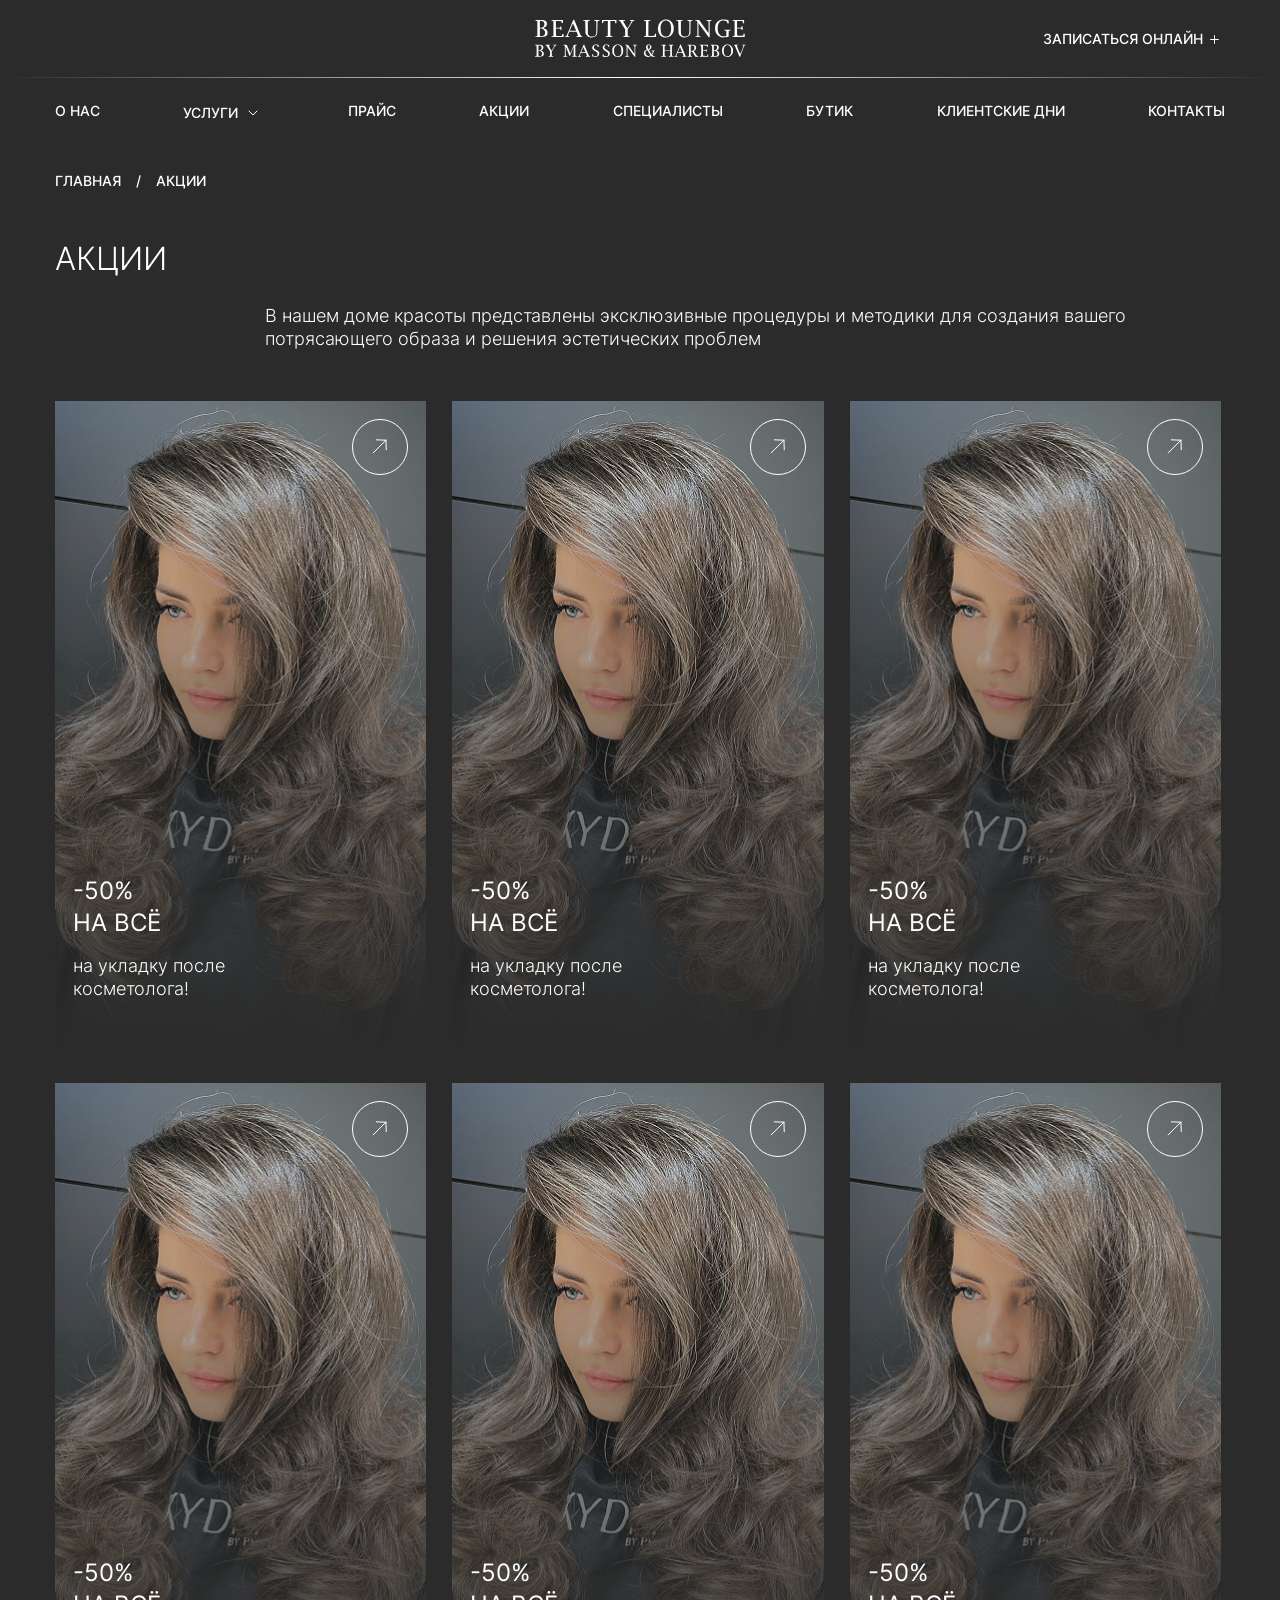
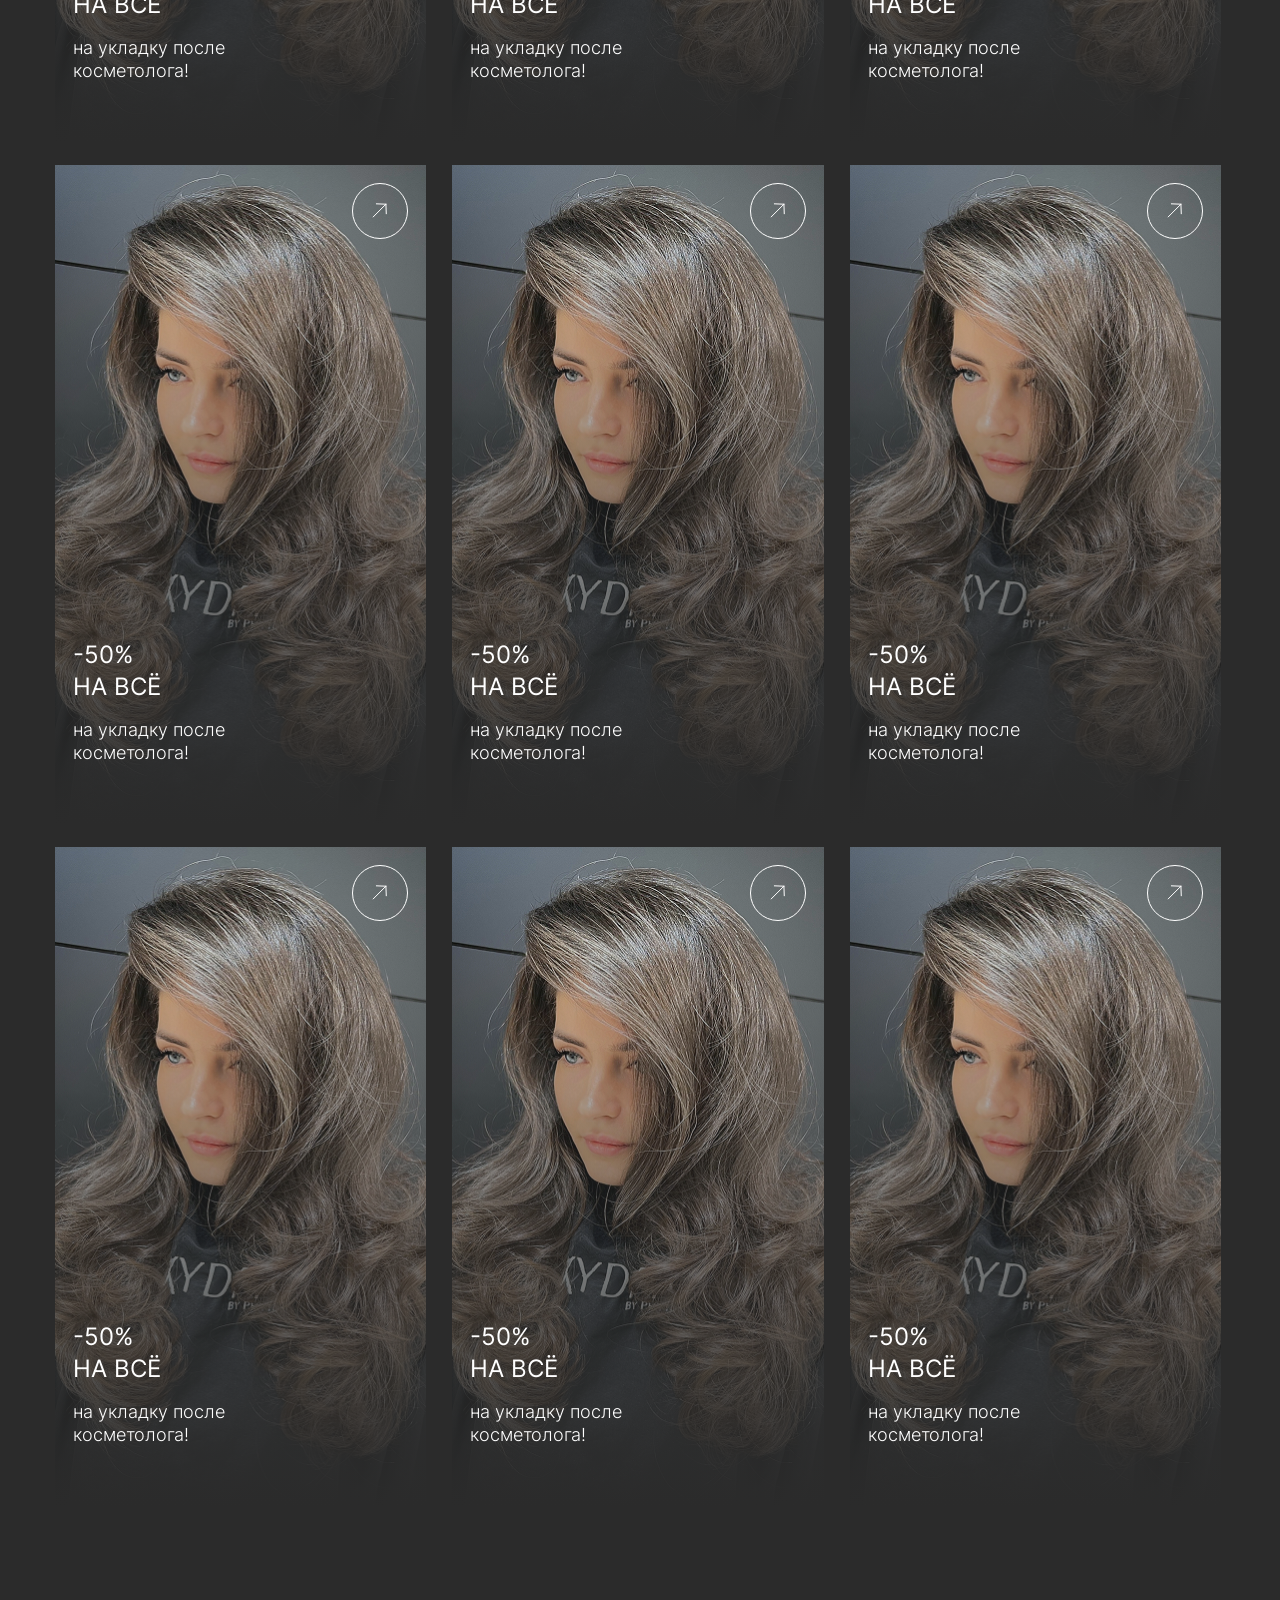
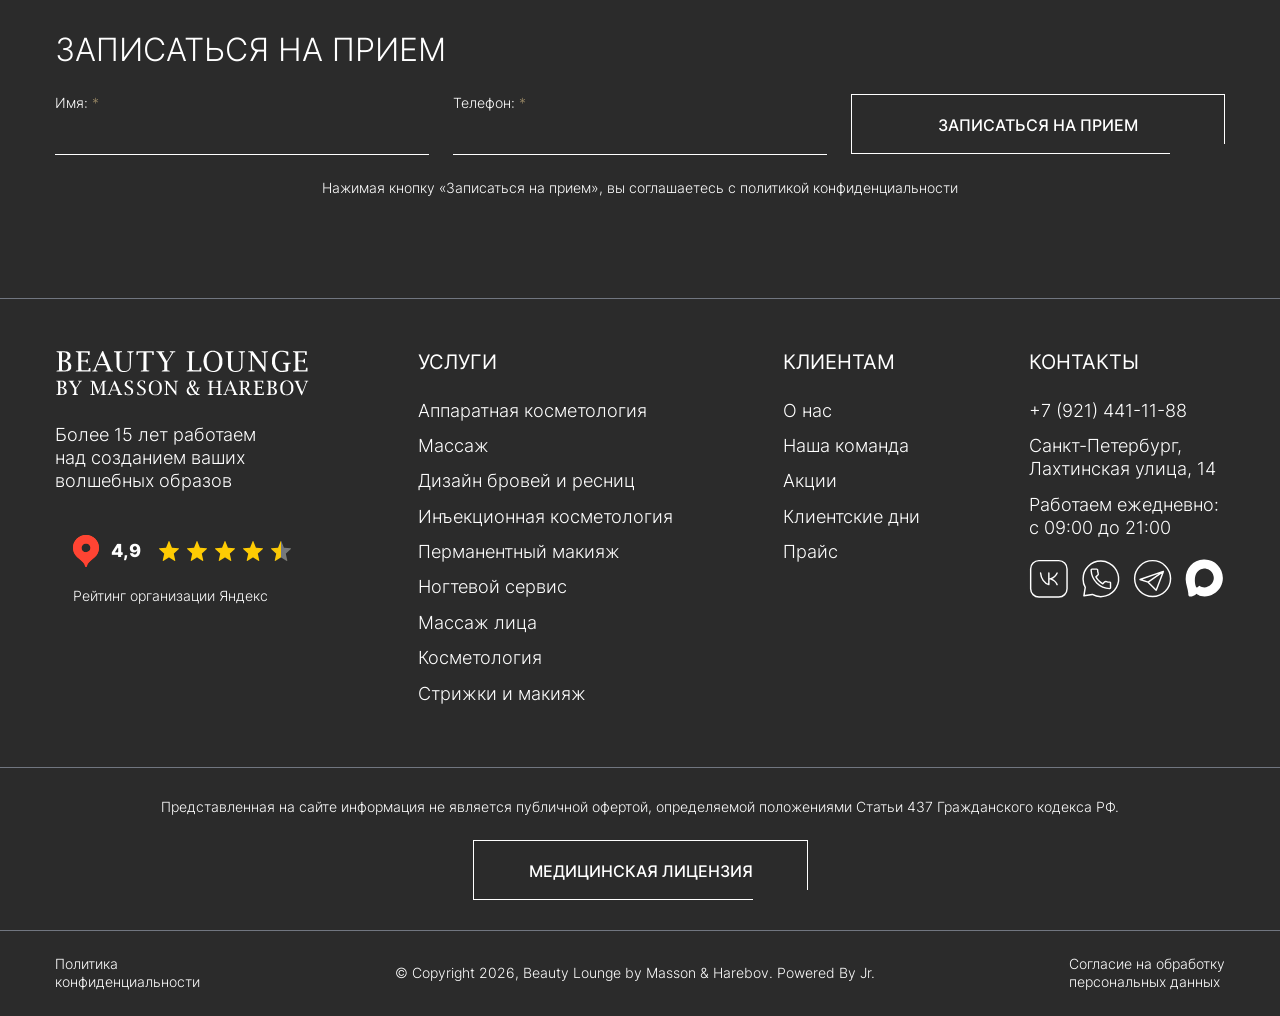
<file: accii.html>
<!DOCTYPE html>

<html lang="ru">

<head>
	<meta charset="utf-8" />
	<title>accii</title>
	<meta name="description" content="" />
	<meta http-equiv="X-UA-Compatible" content="IE=edge" />
	<meta name="viewport" content="width=device-width, initial-scale=1.0, maximum-scale=1.0, user-scalable=no">
    

    <link rel="stylesheet" href="css/fontawesome-all.css" />
    <link rel="stylesheet" href="css/animate.css" />
    <link rel="stylesheet" href="css/slick.css" />
    <link rel="stylesheet" href="css/slick-theme.css" />
    <link rel="stylesheet" href="css/jquery.fancybox.css" />
    <!--<link rel="stylesheet" href="css/select2.min.css" />-->
    <link rel="stylesheet" href="css/swiper-bundle.min.css" />
    <link rel="stylesheet" href="css/fonts.css" />
    <link rel="stylesheet" href="css/reset.css" />
    <link rel="stylesheet" href="css/style.css" />
    <link rel="stylesheet" href="css/media.css" />
	
	

</head>
<body>

    <div class="wrap">
    
    <!-- HEADER
    ================================= -->
    <div class="header header_inner">
        <div class="header__top">
            <div class="container">
                <div class="cols">
                    <div class="col col_left">
                        <div class="items">
                            <div class="item show1200">
                                <div class="burger"></div>
                            </div>
                        </div>
                    </div>
                    <div class="col col_right">
                        <div class="items">
                            <div class="item show1200">
                                <a href="" class="phone-mob"></a>
                            </div>
                            <div class="item hidd1200">
                                <div class="enroll">
                                    <a href="" class="btn btn-enroll">ЗАПИСАТЬСЯ ОНЛАЙН <i class="i-plus-white"></i></a>
                                    <div class="enroll-drop">
                                        <div class="enroll-drop__item">
                                            <a href=""><i class="i-wh"></i> Написать в whatsapp</a>
                                        </div>
                                        <div class="enroll-drop__item">
                                            <a href=""><i class="i-max"></i> Написать в max</a>
                                        </div>
                                        <div class="enroll-drop__item">
                                            <a href=""><i class="i-tg"></i> Написать в telegram</a>
                                        </div>
                                        <div class="enroll-drop__item">
                                            <a href=""><i class="i-vk"></i> Написать в вконтакте</a>
                                        </div>
                                    </div>
                                </div>
                            </div>
                        </div>
                    </div>
                </div>
                
            </div>
            <div class="logo">
                <a href="">
                    <img class="hidd1200" src="img/header/logo.svg" alt="">
                    <img class="show1200" src="img/header/logo_mob.svg" alt="">
                </a>
            </div>
        </div>
        <div class="header__bottom hidd1200">
            <div class="container">
                <div class="nav">
                    <ul>
                        <li><a href="">О нас</a></li>
                        <li><a href="">Услуги <i></i></a>
                            <ul>
                                <li><a href="">Аппаратная косметология</a></li>
                                <li><a href="">массаж</a></li>
                                <li><a href="">дизайн бровей и ресниц</a></li>
                                <li><a href="">Инъекционная косметология</a></li>
                                <li><a href="">Перманентный макияж</a></li>
                                <li><a href="">Ногтевой сервис</a></li>
                                <li><a href="">косметология</a></li>
                                <li><a href="">стрижки и макияж</a></li>
                            </ul>
                        </li>
                        <li><a href="">Прайс</a></li>
                        <li><a href="">Акции</a></li>
                        <li><a href="">Специалисты</a></li>
                        <li><a href="">Бутик</a></li>
                        <li><a href="">Клиентские дни</a></li>
                        <li><a href="">Контакты</a></li>
                    </ul>
                </div>
            </div>
        </div>
        <div class="menu-mob">
            <div class="nav-mob">
                <div class="nav-mob__level-1">
                    <ul>
                        <li><a href="">О нас</a></li>
                        <li><a href="" class="open-1" data-openid_1="level-2_1">Услуги <i></i></a></li>
                        <li><a href="">Прайс</a></li>
                        <li><a href="">Акции</a></li>
                        <li><a href="">Специалисты</a></li>
                        <li><a href="">Бутик</a></li>
                        <li><a href="">Клиентские дни</a></li>
                        <li><a href="">Контакты</a></li>                    
                    </ul>
                </div>
                <div class="nav-mob__level-2" id="level-2_1">
                    <div class="level-back level-back-1"><i></i> Услуги</div>
                    <ul>
                        <li><a href="">Аппаратная косметология</a></li>
                        <li><a href="">массаж</a></li>
                        <li><a href="">дизайн бровей и ресниц</a></li>
                        <li><a href="">Инъекционная косметология</a></li>
                        <li><a href="">Перманентный макияж</a></li>
                        <li><a href="">Ногтевой сервис</a></li>
                        <li><a href="">косметология</a></li>
                        <li><a href="">стрижки и макияж</a></li>
                    </ul>
                </div>
            </div>
            <div class="mob-soc">
                <div class="sub">МЫ В СОЦСЕТЯХ</div>
                <a class="mob-soc__item" href=""><img src="img/footer/vk.svg" alt=""> ВКонтакте</a>
                <a class="mob-soc__item" href=""><img src="img/footer/wh.svg" alt=""> WhatsApp</a>
                <a class="mob-soc__item" href=""><img src="img/footer/tg.svg" alt=""> Telegram</a>
                <a class="mob-soc__item" href=""><img src="img/footer/max.svg" alt=""> Max</a>
            </div>
        </div>
        
    </div>

    <!-- CONTENT
    ================================= -->
    <div class="content">
        <div class="content__top hidd1200">
            <div class="container">
                <div class="breadcrumbs">
                    <ul>
                        <li><a href="">главная</a></li>
                        <li>Акции</li>
                    </ul>                
                </div>
            </div>
        </div>
        <div class="content__body">
            <div class="container">
                <h1>Акции</h1>
                <div class="about p-l">
                    <p>В нашем доме красоты представлены эксклюзивные процедуры и методики для создания вашего потрясающего образа и решения эстетических проблем</p>
                </div>
                <div class="accii">
                    <div class="items">
                        <div class="item">
                            <a href="">
                                <div class="in">
                                    <div class="pic">
                                        <img src="img/accii/pic_1.jpg" alt="">
                                    </div>
                                    <div class="overlay">
                                        <div class="top">
                                            <div class="btn btn-up-white"></div>
                                        </div>
                                        <div class="bottom">
                                            <div class="title">-50%<br> НА ВСЁ <span>на укладку после<br> косметолога!</span></div>
                                        </div>
                                    </div>
                                </div>
                            </a>
                        </div>
                        <div class="item">
                            <a href="">
                                <div class="in">
                                    <div class="pic">
                                        <img src="img/accii/pic_1.jpg" alt="">
                                    </div>
                                    <div class="overlay">
                                        <div class="top">
                                            <div class="btn btn-up-white"></div>
                                        </div>
                                        <div class="bottom">
                                            <div class="title">-50%<br> НА ВСЁ <span>на укладку после<br> косметолога!</span></div>
                                        </div>
                                    </div>
                                </div>
                            </a>
                        </div>
                        <div class="item">
                            <a href="">
                                <div class="in">
                                    <div class="pic">
                                        <img src="img/accii/pic_1.jpg" alt="">
                                    </div>
                                    <div class="overlay">
                                        <div class="top">
                                            <div class="btn btn-up-white"></div>
                                        </div>
                                        <div class="bottom">
                                            <div class="title">-50%<br> НА ВСЁ <span>на укладку после<br> косметолога!</span></div>
                                        </div>
                                    </div>
                                </div>
                            </a>
                        </div>
                        <div class="item">
                            <a href="">
                                <div class="in">
                                    <div class="pic">
                                        <img src="img/accii/pic_1.jpg" alt="">
                                    </div>
                                    <div class="overlay">
                                        <div class="top">
                                            <div class="btn btn-up-white"></div>
                                        </div>
                                        <div class="bottom">
                                            <div class="title">-50%<br> НА ВСЁ <span>на укладку после<br> косметолога!</span></div>
                                        </div>
                                    </div>
                                </div>
                            </a>
                        </div>
                        <div class="item">
                            <a href="">
                                <div class="in">
                                    <div class="pic">
                                        <img src="img/accii/pic_1.jpg" alt="">
                                    </div>
                                    <div class="overlay">
                                        <div class="top">
                                            <div class="btn btn-up-white"></div>
                                        </div>
                                        <div class="bottom">
                                            <div class="title">-50%<br> НА ВСЁ <span>на укладку после<br> косметолога!</span></div>
                                        </div>
                                    </div>
                                </div>
                            </a>
                        </div>
                        <div class="item">
                            <a href="">
                                <div class="in">
                                    <div class="pic">
                                        <img src="img/accii/pic_1.jpg" alt="">
                                    </div>
                                    <div class="overlay">
                                        <div class="top">
                                            <div class="btn btn-up-white"></div>
                                        </div>
                                        <div class="bottom">
                                            <div class="title">-50%<br> НА ВСЁ <span>на укладку после<br> косметолога!</span></div>
                                        </div>
                                    </div>
                                </div>
                            </a>
                        </div>
                        <div class="item">
                            <a href="">
                                <div class="in">
                                    <div class="pic">
                                        <img src="img/accii/pic_1.jpg" alt="">
                                    </div>
                                    <div class="overlay">
                                        <div class="top">
                                            <div class="btn btn-up-white"></div>
                                        </div>
                                        <div class="bottom">
                                            <div class="title">-50%<br> НА ВСЁ <span>на укладку после<br> косметолога!</span></div>
                                        </div>
                                    </div>
                                </div>
                            </a>
                        </div>
                        <div class="item">
                            <a href="">
                                <div class="in">
                                    <div class="pic">
                                        <img src="img/accii/pic_1.jpg" alt="">
                                    </div>
                                    <div class="overlay">
                                        <div class="top">
                                            <div class="btn btn-up-white"></div>
                                        </div>
                                        <div class="bottom">
                                            <div class="title">-50%<br> НА ВСЁ <span>на укладку после<br> косметолога!</span></div>
                                        </div>
                                    </div>
                                </div>
                            </a>
                        </div>
                        <div class="item">
                            <a href="">
                                <div class="in">
                                    <div class="pic">
                                        <img src="img/accii/pic_1.jpg" alt="">
                                    </div>
                                    <div class="overlay">
                                        <div class="top">
                                            <div class="btn btn-up-white"></div>
                                        </div>
                                        <div class="bottom">
                                            <div class="title">-50%<br> НА ВСЁ <span>на укладку после<br> косметолога!</span></div>
                                        </div>
                                    </div>
                                </div>
                            </a>
                        </div>
                        <div class="item">
                            <a href="">
                                <div class="in">
                                    <div class="pic">
                                        <img src="img/accii/pic_1.jpg" alt="">
                                    </div>
                                    <div class="overlay">
                                        <div class="top">
                                            <div class="btn btn-up-white"></div>
                                        </div>
                                        <div class="bottom">
                                            <div class="title">-50%<br> НА ВСЁ <span>на укладку после<br> косметолога!</span></div>
                                        </div>
                                    </div>
                                </div>
                            </a>
                        </div>
                        <div class="item">
                            <a href="">
                                <div class="in">
                                    <div class="pic">
                                        <img src="img/accii/pic_1.jpg" alt="">
                                    </div>
                                    <div class="overlay">
                                        <div class="top">
                                            <div class="btn btn-up-white"></div>
                                        </div>
                                        <div class="bottom">
                                            <div class="title">-50%<br> НА ВСЁ <span>на укладку после<br> косметолога!</span></div>
                                        </div>
                                    </div>
                                </div>
                            </a>
                        </div>
                        <div class="item">
                            <a href="">
                                <div class="in">
                                    <div class="pic">
                                        <img src="img/accii/pic_1.jpg" alt="">
                                    </div>
                                    <div class="overlay">
                                        <div class="top">
                                            <div class="btn btn-up-white"></div>
                                        </div>
                                        <div class="bottom">
                                            <div class="title">-50%<br> НА ВСЁ <span>на укладку после<br> косметолога!</span></div>
                                        </div>
                                    </div>
                                </div>
                            </a>
                        </div>
                    </div>
                </div>
                
            </div>
        </div>
    </div>
    
    <!-- ACTION
    ================================= -->
    <div class="action-section">
        <div class="container">
            <h2 class="title-block">Записаться на прием</h2>
            <div class="action">
                <form>
                    <div class="cols">
                        <div class="col">
                            <label class="label">Имя: <span>*</span></label>
                            <input type="text" name="" placeholder="">
                        </div>
                        <div class="col">
                            <label class="label">Телефон: <span>*</span></label>
                            <input class="mask" type="text" name="" placeholder="">
                        </div>
                        <div class="col">
                            <button class="btn btn-border-white action__btn">записаться на прием</button>
                        </div>
                    </div>
                </form>
                <div class="agree">Нажимая кнопку «Записаться на прием», вы соглашаетесь с политикой конфиденциальности</div>
            </div>
        </div>
    </div>
 
    <!-- FOOTER
    ================================= -->
    <div class="footer">
        <div class="footer__top">
            <div class="container">
                <div class="cols">
                    <div class="col">
                        <div class="logo">
                            <a href="">
                                <img src="img/footer/logo.svg" alt="">
                            </a>
                        </div>
                        <p class="slogan hidd1200">Более 15 лет работаем<br> над созданием ваших<br> волшебных образов</p>
                        <div class="ya hidd1200">
                            <a href="">
                                <div class="ya__in">
                                    <div class="ya__top">
                                        <div class="ya-pin">
                                            <img src="img/footer/pin.svg" alt="">
                                            <span>4,9</span>
                                        </div>
                                        <div class="raiting">
                                            <div class="raiting__item active"></div>
                                            <div class="raiting__item active"></div>
                                            <div class="raiting__item active"></div>
                                            <div class="raiting__item active"></div>
                                            <div class="raiting__item half"></div>
                                        </div>
                                    </div>
                                    <p class="ya__sub">Рейтинг организации Яндекс</p>
                                </div>
                            </a>
                        </div>
                    </div>
                    <div class="col">
                        <div class="subtitle">УСЛУГИ</div>
                        <div class="footer__full">
                            <ul class="footer-nav">
                                <li><a href="">Аппаратная косметология</a></li>
                                <li><a href="">Массаж</a></li>
                                <li><a href="">Дизайн бровей и ресниц</a></li>
                                <li><a href="">Инъекционная косметология</a></li>
                                <li><a href="">Перманентный макияж</a></li>
                                <li><a href="">Ногтевой сервис</a></li>
                                <li><a href="">Массаж лица</a></li>
                                <li><a href="">Косметология</a></li>
                                <li><a href="">Стрижки и макияж</a></li>
                            </ul>
                        </div>
                    </div>
                    <div class="col">
                        <div class="subtitle">КЛИЕНТАМ</div>
                        <div class="footer__full">
                            <ul class="footer-nav">
                                <li><a href="">О нас</a></li>
                                <li><a href="">Наша команда</a></li>
                                <li><a href="">Акции</a></li>
                                <li><a href="">Клиентские дни</a></li>
                                <li><a href="">Прайс</a></li>
                            </ul>
                        </div>
                    </div>
                    <div class="col">
                        <div class="subtitle">КОНТАКТЫ</div>
                        <div class="footer__full">
                            <div class="footer__contacts">
                                <a href="">+7 (921) 441-11-88</a>
                            </div>
                            <div class="footer__contacts">Санкт-Петербург,<br> Лахтинская улица, 14</div>
                            <div class="footer__contacts">Работаем ежедневно:<br> с 09:00 до 21:00</div>
                            <div class="soc">
                                <div class="soc__item">
                                    <a href="">
                                        <img src="img/footer/vk.svg" alt="">
                                    </a>
                                </div>
                                <div class="soc__item">
                                    <a href="">
                                        <img src="img/footer/wh.svg" alt="">
                                    </a>
                                </div>
                                <div class="soc__item">
                                    <a href="">
                                        <img src="img/footer/tg.svg" alt="">
                                    </a>
                                </div>
                                <div class="soc__item">
                                    <a href="">
                                        <img src="img/footer/max.svg" alt="">
                                    </a>
                                </div>
                            </div>
                        </div>
                    </div>
                </div>
            </div>
        </div>
        <div class="footer__middle">
            <div class="container">
                <p class="text">Представленная на сайте информация не является публичной офертой, определяемой положениями Статьи 437 Гражданского кодекса РФ.</p>
                <div class="center">
                    <a href="" class="btn btn-border-white">Медицинская лицензия</a>
                </div>
            </div>
        </div>
        <div class="footer__bottom">
            <div class="container">
                <div class="cols">
                    <div class="col">
                        <p><a href="">Политика<br> конфиденциальности</a></p>
                    </div>
                    <div class="col">
                        <p>© Copyright 2026, Beauty Lounge by Masson & Harebov. Powered By Jr.</p>
                    </div>
                    <div class="col">
                        <p><a href="">Согласие на обработку<br> персональных данных</a></p>
                    </div>
                </div>
            </div>
        </div>
    </div>
    
    </div><!--wrap-->
    
    
    <script src="libs/jquery-3.7.1.min.js"></script>
    <script src="https://api-maps.yandex.ru/2.0/?load=package.full&lang=ru-RU"></script>
    <!--<script src="libs/select2.min.js"></script>-->
    <script src="libs/jquery.fancybox.js"></script>
    <script src="libs/slick.min.js"></script> 
    <script src="libs/swiper-bundle.min.js"></script> 
    <script src="libs/jquery.maskedinput.js"></script>
    <script src="libs/wow.min.js"></script>
    <script src="js/common.js"></script>
 

   
    
</body>
</html>
</file>
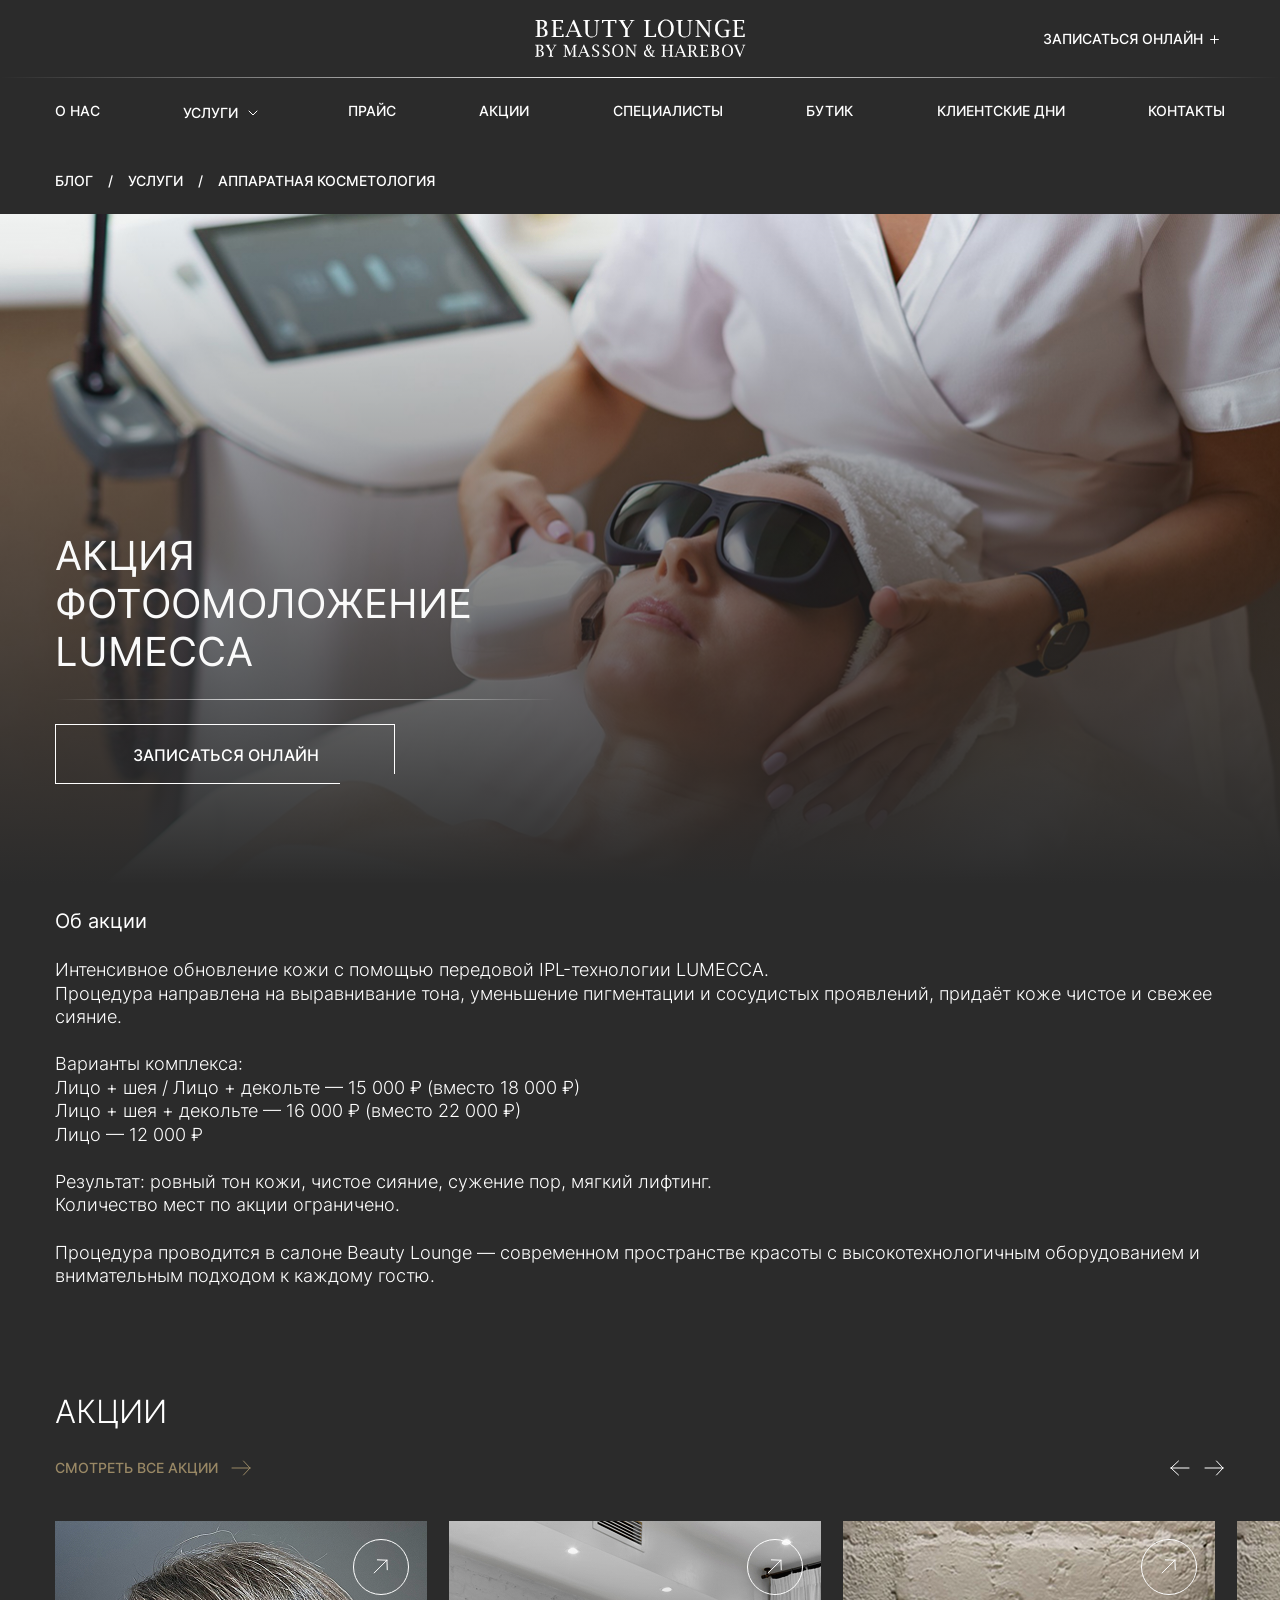
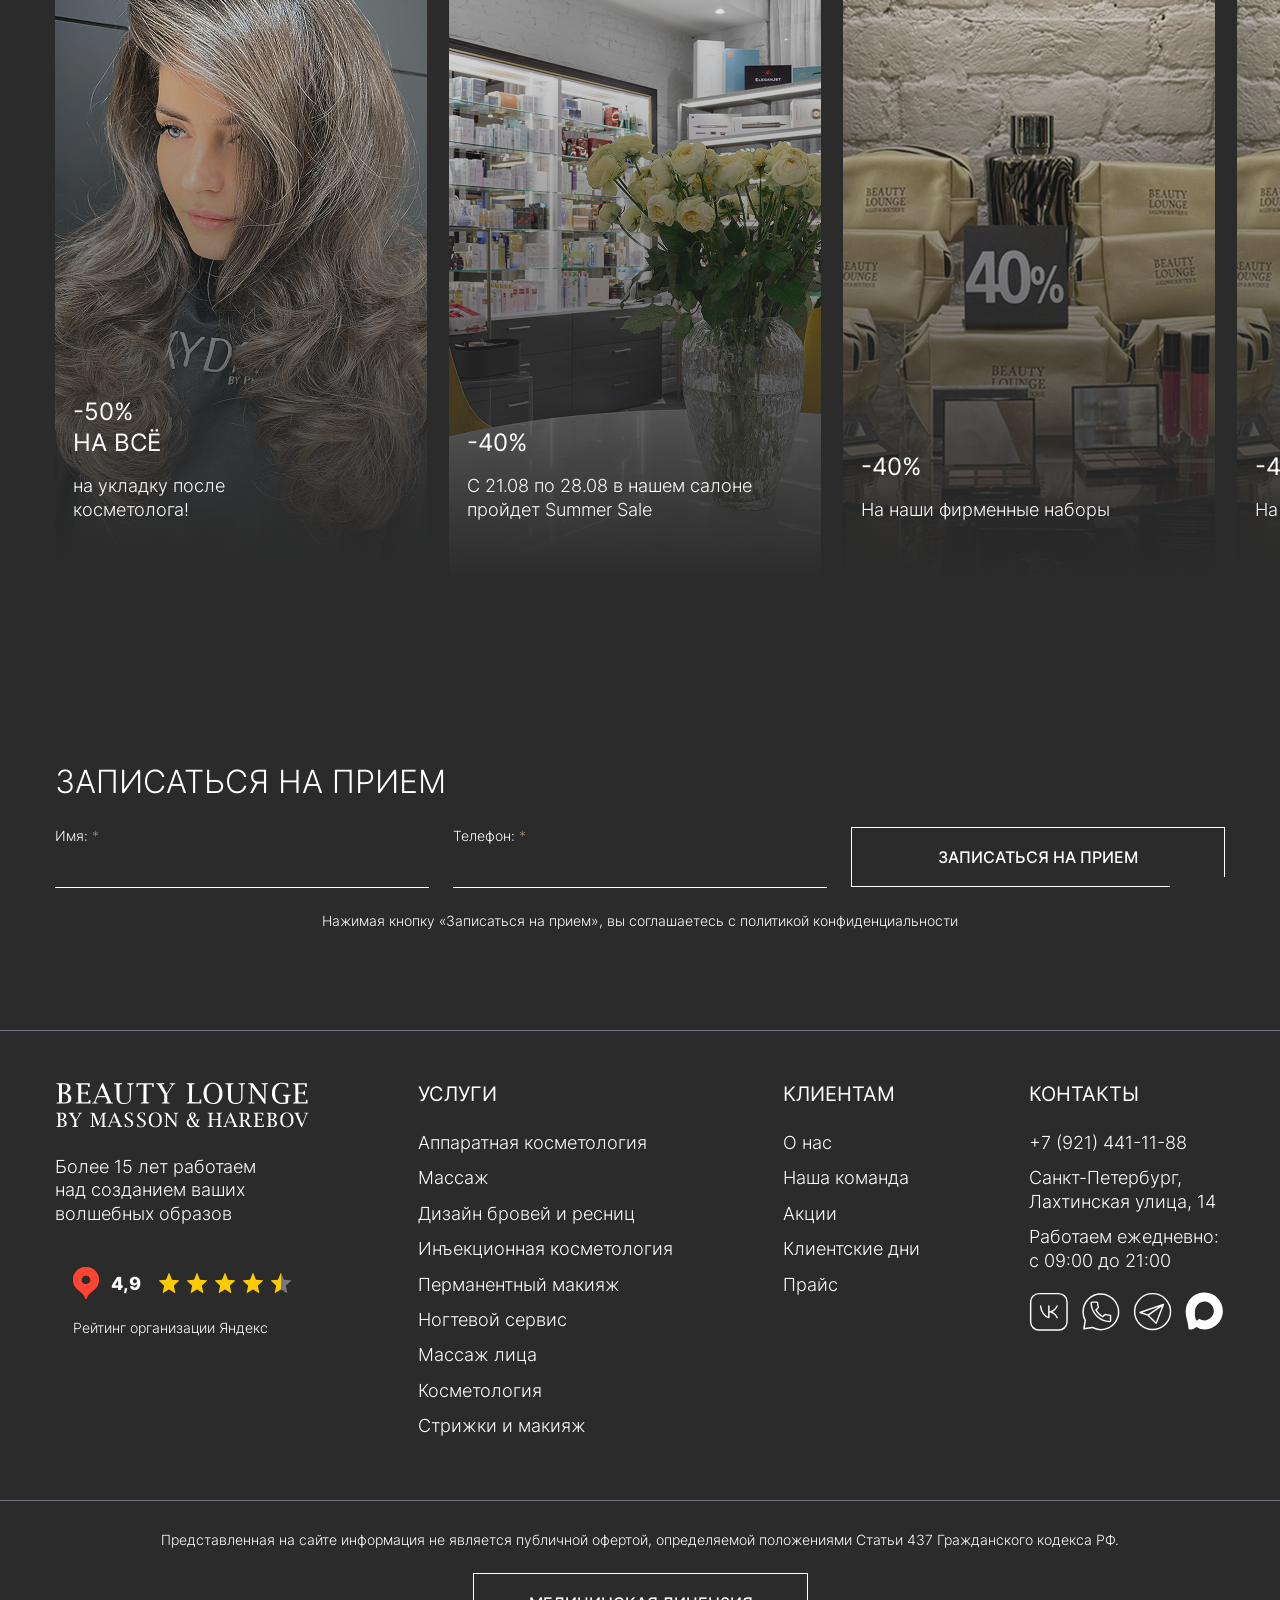
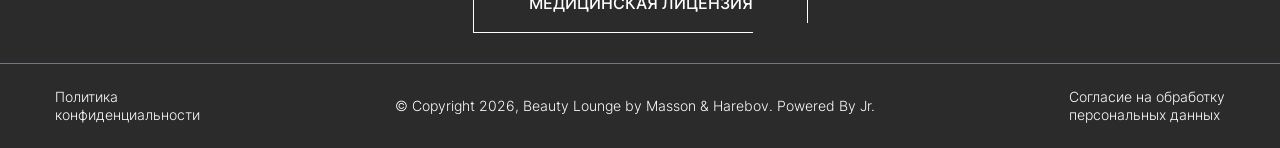
<file: acciya.html>
<!DOCTYPE html>

<html lang="ru">

<head>
	<meta charset="utf-8" />
	<title>acciya</title>
	<meta name="description" content="" />
	<meta http-equiv="X-UA-Compatible" content="IE=edge" />
	<meta name="viewport" content="width=device-width, initial-scale=1.0, maximum-scale=1.0, user-scalable=no">
    

    <link rel="stylesheet" href="css/fontawesome-all.css" />
    <link rel="stylesheet" href="css/animate.css" />
    <link rel="stylesheet" href="css/slick.css" />
    <link rel="stylesheet" href="css/slick-theme.css" />
    <link rel="stylesheet" href="css/jquery.fancybox.css" />
    <!--<link rel="stylesheet" href="css/select2.min.css" />-->
    <link rel="stylesheet" href="css/swiper-bundle.min.css" />
    <link rel="stylesheet" href="css/fonts.css" />
    <link rel="stylesheet" href="css/reset.css" />
    <link rel="stylesheet" href="css/style.css" />
    <link rel="stylesheet" href="css/media.css" />
	
	

</head>
<body>

    <div class="wrap">
    
    <!-- HEADER
    ================================= -->
    <div class="header header_inner">
        <div class="header__top">
            <div class="container">
                <div class="cols">
                    <div class="col col_left">
                        <div class="items">
                            <div class="item show1200">
                                <div class="burger"></div>
                            </div>
                        </div>
                    </div>
                    <div class="col col_right">
                        <div class="items">
                            <div class="item show1200">
                                <a href="" class="phone-mob"></a>
                            </div>
                            <div class="item hidd1200">
                                <div class="enroll">
                                    <a href="" class="btn btn-enroll">ЗАПИСАТЬСЯ ОНЛАЙН <i class="i-plus-white"></i></a>
                                    <div class="enroll-drop">
                                        <div class="enroll-drop__item">
                                            <a href=""><i class="i-wh"></i> Написать в whatsapp</a>
                                        </div>
                                        <div class="enroll-drop__item">
                                            <a href=""><i class="i-max"></i> Написать в max</a>
                                        </div>
                                        <div class="enroll-drop__item">
                                            <a href=""><i class="i-tg"></i> Написать в telegram</a>
                                        </div>
                                        <div class="enroll-drop__item">
                                            <a href=""><i class="i-vk"></i> Написать в вконтакте</a>
                                        </div>
                                    </div>
                                </div>
                            </div>
                        </div>
                    </div>
                </div>
                
            </div>
            <div class="logo">
                <a href="">
                    <img class="hidd1200" src="img/header/logo.svg" alt="">
                    <img class="show1200" src="img/header/logo_mob.svg" alt="">
                </a>
            </div>
        </div>
        <div class="header__bottom hidd1200">
            <div class="container">
                <div class="nav">
                    <ul>
                        <li><a href="">О нас</a></li>
                        <li><a href="">Услуги <i></i></a>
                            <ul>
                                <li><a href="">Аппаратная косметология</a></li>
                                <li><a href="">массаж</a></li>
                                <li><a href="">дизайн бровей и ресниц</a></li>
                                <li><a href="">Инъекционная косметология</a></li>
                                <li><a href="">Перманентный макияж</a></li>
                                <li><a href="">Ногтевой сервис</a></li>
                                <li><a href="">косметология</a></li>
                                <li><a href="">стрижки и макияж</a></li>
                            </ul>
                        </li>
                        <li><a href="">Прайс</a></li>
                        <li><a href="">Акции</a></li>
                        <li><a href="">Специалисты</a></li>
                        <li><a href="">Бутик</a></li>
                        <li><a href="">Клиентские дни</a></li>
                        <li><a href="">Контакты</a></li>
                    </ul>
                </div>
            </div>
        </div>
        <div class="menu-mob">
            <div class="nav-mob">
                <div class="nav-mob__level-1">
                    <ul>
                        <li><a href="">О нас</a></li>
                        <li><a href="" class="open-1" data-openid_1="level-2_1">Услуги <i></i></a></li>
                        <li><a href="">Прайс</a></li>
                        <li><a href="">Акции</a></li>
                        <li><a href="">Специалисты</a></li>
                        <li><a href="">Бутик</a></li>
                        <li><a href="">Клиентские дни</a></li>
                        <li><a href="">Контакты</a></li>                    
                    </ul>
                </div>
                <div class="nav-mob__level-2" id="level-2_1">
                    <div class="level-back level-back-1"><i></i> Услуги</div>
                    <ul>
                        <li><a href="">Аппаратная косметология</a></li>
                        <li><a href="">массаж</a></li>
                        <li><a href="">дизайн бровей и ресниц</a></li>
                        <li><a href="">Инъекционная косметология</a></li>
                        <li><a href="">Перманентный макияж</a></li>
                        <li><a href="">Ногтевой сервис</a></li>
                        <li><a href="">косметология</a></li>
                        <li><a href="">стрижки и макияж</a></li>
                    </ul>
                </div>
            </div>
            <div class="mob-soc">
                <div class="sub">МЫ В СОЦСЕТЯХ</div>
                <a class="mob-soc__item" href=""><img src="img/footer/vk.svg" alt=""> ВКонтакте</a>
                <a class="mob-soc__item" href=""><img src="img/footer/wh.svg" alt=""> WhatsApp</a>
                <a class="mob-soc__item" href=""><img src="img/footer/tg.svg" alt=""> Telegram</a>
                <a class="mob-soc__item" href=""><img src="img/footer/max.svg" alt=""> Max</a>
            </div>
        </div>
        
    </div>

    <!-- CONTENT
    ================================= -->
    <div class="content">
        <div class="content__top hidd1200">
            <div class="container">
                <div class="breadcrumbs">
                    <ul>
                        <li><a href="">блог</a></li>
                        <li><a href="">услуги</a></li>
                        <li>Аппаратная косметология</li>
                    </ul>                
                </div>
            </div>
        </div>
        <div class="well">
            <div class="pic">
                <img src="img/acciya/pic_1.jpg" alt="">
            </div>
            <div class="container">
                <div class="in">
                    <div class="vert">
                        <h1 class="title">
                            <span>Акция<br> Фотоомоложение<br> LUMECCA</span>
                        </h1>
                        <a href="" class="btn btn-border-white">записаться онлайн</a>
                    </div>
                </div>
            </div>
        </div>
        <div class="content__body">
            <div class="container">
                <div class="text-block">
                    <h2>Об акции</h2>
                    <p>Интенсивное обновление кожи с помощью передовой IPL-технологии LUMECCA.<br> Процедура направлена на выравнивание тона, уменьшение пигментации и сосудистых проявлений, придаёт коже чистое и свежее сияние.</p>
                    <p>Варианты комплекса:<br> Лицо + шея / Лицо + декольте — 15 000 ₽ (вместо 18 000 ₽)<br> Лицо + шея + декольте — 16 000 ₽ (вместо 22 000 ₽)<br> Лицо — 12 000 ₽</p>
                    <p>Результат: ровный тон кожи, чистое сияние, сужение пор, мягкий лифтинг.<br> Количество мест по акции ограничено.</p>
                    <p>Процедура проводится в салоне Beauty Lounge — современном пространстве красоты с высокотехнологичным оборудованием и внимательным подходом к каждому гостю.</p>
                </div>
            </div>
        </div>
        
  
    </div>

    <!-- ACCII
    ================================= -->
    <div class="section overflow-hidden">
        <div class="container">
            <h2 class="title-block">Акции</h2>
            <div class="b-head">
                <div class="cols">
                    <div class="col">
                        <div class="go-to">
                            <a href="">Смотреть все акции <i></i></a>
                        </div>
                    </div>
                    <div class="col">
                        <div class="arrow-append">
                            <div class="swiper-button-next" id="swiper-button-next_4"></div>
                            <div class="swiper-button-prev" id="swiper-button-prev_4"></div> 
                        </div>
                    </div>
                </div>
            </div>
            <div class="accii">
                <div class="slider-wrap overflow-hidden">
                    <div class="swiper-accii">
                        <div class="swiper-wrapper">
                            <div class="swiper-slide">
                                <div class="item">
                                    <a href="">
                                        <div class="in">
                                            <div class="pic">
                                                <img src="img/accii/pic_1.jpg" alt="">
                                            </div>
                                            <div class="overlay">
                                                <div class="top">
                                                    <div class="btn btn-up-white"></div>
                                                </div>
                                                <div class="bottom">
                                                    <div class="title">-50%<br> НА ВСЁ <span>на укладку после<br> косметолога!</span></div>
                                                </div>
                                            </div>
                                        </div>
                                    </a>
                                </div>
                            </div>
                            <div class="swiper-slide">
                                <div class="item">
                                    <a href="">
                                        <div class="in">
                                            <div class="pic">
                                                <img src="img/accii/pic_2.jpg" alt="">
                                            </div>
                                            <div class="overlay">
                                                <div class="top">
                                                    <div class="btn btn-up-white"></div>
                                                </div>
                                                <div class="bottom">
                                                    <div class="title">-40%  <span>С 21.08 по 28.08 в нашем салоне пройдет Summer Sale</span></div>
                                                </div>
                                            </div>
                                        </div>
                                    </a>
                                </div>
                            </div>
                            <div class="swiper-slide">
                                <div class="item">
                                    <a href="">
                                        <div class="in">
                                            <div class="pic">
                                                <img src="img/accii/pic_3.jpg" alt="">
                                            </div>
                                            <div class="overlay">
                                                <div class="top">
                                                    <div class="btn btn-up-white"></div>
                                                </div>
                                                <div class="bottom">
                                                    <div class="title">-40%  <span>На наши фирменные наборы</span></div>
                                                </div>
                                            </div>
                                        </div>
                                    </a>
                                </div>
                            </div>
                            <div class="swiper-slide">
                                <div class="item">
                                    <a href="">
                                        <div class="in">
                                            <div class="pic">
                                                <img src="img/accii/pic_3.jpg" alt="">
                                            </div>
                                            <div class="overlay">
                                                <div class="top">
                                                    <div class="btn btn-up-white"></div>
                                                </div>
                                                <div class="bottom">
                                                    <div class="title">-40%  <span>На наши фирменные наборы</span></div>
                                                </div>
                                            </div>
                                        </div>
                                    </a>
                                </div>
                            </div>
                            <div class="swiper-slide">
                                <div class="item">
                                    <a href="">
                                        <div class="in">
                                            <div class="pic">
                                                <img src="img/accii/pic_3.jpg" alt="">
                                            </div>
                                            <div class="overlay">
                                                <div class="top">
                                                    <div class="btn btn-up-white"></div>
                                                </div>
                                                <div class="bottom">
                                                    <div class="title">-40%  <span>На наши фирменные наборы</span></div>
                                                </div>
                                            </div>
                                        </div>
                                    </a>
                                </div>
                            </div>
                            <div class="swiper-slide">
                                <div class="item">
                                    <a href="">
                                        <div class="in">
                                            <div class="pic">
                                                <img src="img/accii/pic_3.jpg" alt="">
                                            </div>
                                            <div class="overlay">
                                                <div class="top">
                                                    <div class="btn btn-up-white"></div>
                                                </div>
                                                <div class="bottom">
                                                    <div class="title">-40%  <span>На наши фирменные наборы</span></div>
                                                </div>
                                            </div>
                                        </div>
                                    </a>
                                </div>
                            </div>
                        </div>
                    </div>
                </div>
            </div>
        </div>
    </div>

    <!-- ACTION
    ================================= -->
    <div class="action-section">
        <div class="container">
            <h2 class="title-block">Записаться на прием</h2>
            <div class="action">
                <form>
                    <div class="cols">
                        <div class="col">
                            <label class="label">Имя: <span>*</span></label>
                            <input type="text" name="" placeholder="">
                        </div>
                        <div class="col">
                            <label class="label">Телефон: <span>*</span></label>
                            <input class="mask" type="text" name="" placeholder="">
                        </div>
                        <div class="col">
                            <button class="btn btn-border-white action__btn">записаться на прием</button>
                        </div>
                    </div>
                </form>
                <div class="agree">Нажимая кнопку «Записаться на прием», вы соглашаетесь с политикой конфиденциальности</div>
            </div>
        </div>
    </div>
 
    <!-- FOOTER
    ================================= -->
    <div class="footer">
        <div class="footer__top">
            <div class="container">
                <div class="cols">
                    <div class="col">
                        <div class="logo">
                            <a href="">
                                <img src="img/footer/logo.svg" alt="">
                            </a>
                        </div>
                        <p class="slogan hidd1200">Более 15 лет работаем<br> над созданием ваших<br> волшебных образов</p>
                        <div class="ya hidd1200">
                            <a href="">
                                <div class="ya__in">
                                    <div class="ya__top">
                                        <div class="ya-pin">
                                            <img src="img/footer/pin.svg" alt="">
                                            <span>4,9</span>
                                        </div>
                                        <div class="raiting">
                                            <div class="raiting__item active"></div>
                                            <div class="raiting__item active"></div>
                                            <div class="raiting__item active"></div>
                                            <div class="raiting__item active"></div>
                                            <div class="raiting__item half"></div>
                                        </div>
                                    </div>
                                    <p class="ya__sub">Рейтинг организации Яндекс</p>
                                </div>
                            </a>
                        </div>
                    </div>
                    <div class="col">
                        <div class="subtitle">УСЛУГИ</div>
                        <div class="footer__full">
                            <ul class="footer-nav">
                                <li><a href="">Аппаратная косметология</a></li>
                                <li><a href="">Массаж</a></li>
                                <li><a href="">Дизайн бровей и ресниц</a></li>
                                <li><a href="">Инъекционная косметология</a></li>
                                <li><a href="">Перманентный макияж</a></li>
                                <li><a href="">Ногтевой сервис</a></li>
                                <li><a href="">Массаж лица</a></li>
                                <li><a href="">Косметология</a></li>
                                <li><a href="">Стрижки и макияж</a></li>
                            </ul>
                        </div>
                    </div>
                    <div class="col">
                        <div class="subtitle">КЛИЕНТАМ</div>
                        <div class="footer__full">
                            <ul class="footer-nav">
                                <li><a href="">О нас</a></li>
                                <li><a href="">Наша команда</a></li>
                                <li><a href="">Акции</a></li>
                                <li><a href="">Клиентские дни</a></li>
                                <li><a href="">Прайс</a></li>
                            </ul>
                        </div>
                    </div>
                    <div class="col">
                        <div class="subtitle">КОНТАКТЫ</div>
                        <div class="footer__full">
                            <div class="footer__contacts">
                                <a href="">+7 (921) 441-11-88</a>
                            </div>
                            <div class="footer__contacts">Санкт-Петербург,<br> Лахтинская улица, 14</div>
                            <div class="footer__contacts">Работаем ежедневно:<br> с 09:00 до 21:00</div>
                            <div class="soc">
                                <div class="soc__item">
                                    <a href="">
                                        <img src="img/footer/vk.svg" alt="">
                                    </a>
                                </div>
                                <div class="soc__item">
                                    <a href="">
                                        <img src="img/footer/wh.svg" alt="">
                                    </a>
                                </div>
                                <div class="soc__item">
                                    <a href="">
                                        <img src="img/footer/tg.svg" alt="">
                                    </a>
                                </div>
                                <div class="soc__item">
                                    <a href="">
                                        <img src="img/footer/max.svg" alt="">
                                    </a>
                                </div>
                            </div>
                        </div>
                    </div>
                </div>
            </div>
        </div>
        <div class="footer__middle">
            <div class="container">
                <p class="text">Представленная на сайте информация не является публичной офертой, определяемой положениями Статьи 437 Гражданского кодекса РФ.</p>
                <div class="center">
                    <a href="" class="btn btn-border-white">Медицинская лицензия</a>
                </div>
            </div>
        </div>
        <div class="footer__bottom">
            <div class="container">
                <div class="cols">
                    <div class="col">
                        <p><a href="">Политика<br> конфиденциальности</a></p>
                    </div>
                    <div class="col">
                        <p>© Copyright 2026, Beauty Lounge by Masson & Harebov. Powered By Jr.</p>
                    </div>
                    <div class="col">
                        <p><a href="">Согласие на обработку<br> персональных данных</a></p>
                    </div>
                </div>
            </div>
        </div>
    </div>
    
    </div><!--wrap-->
    
    
    <script src="libs/jquery-3.7.1.min.js"></script>
    <script src="https://api-maps.yandex.ru/2.0/?load=package.full&lang=ru-RU"></script>
    <!--<script src="libs/select2.min.js"></script>-->
    <script src="libs/jquery.fancybox.js"></script>
    <script src="libs/slick.min.js"></script> 
    <script src="libs/swiper-bundle.min.js"></script> 
    <script src="libs/jquery.maskedinput.js"></script>
    <script src="libs/wow.min.js"></script>
    <script src="js/common.js"></script>
 

   
    
</body>
</html>
</file>
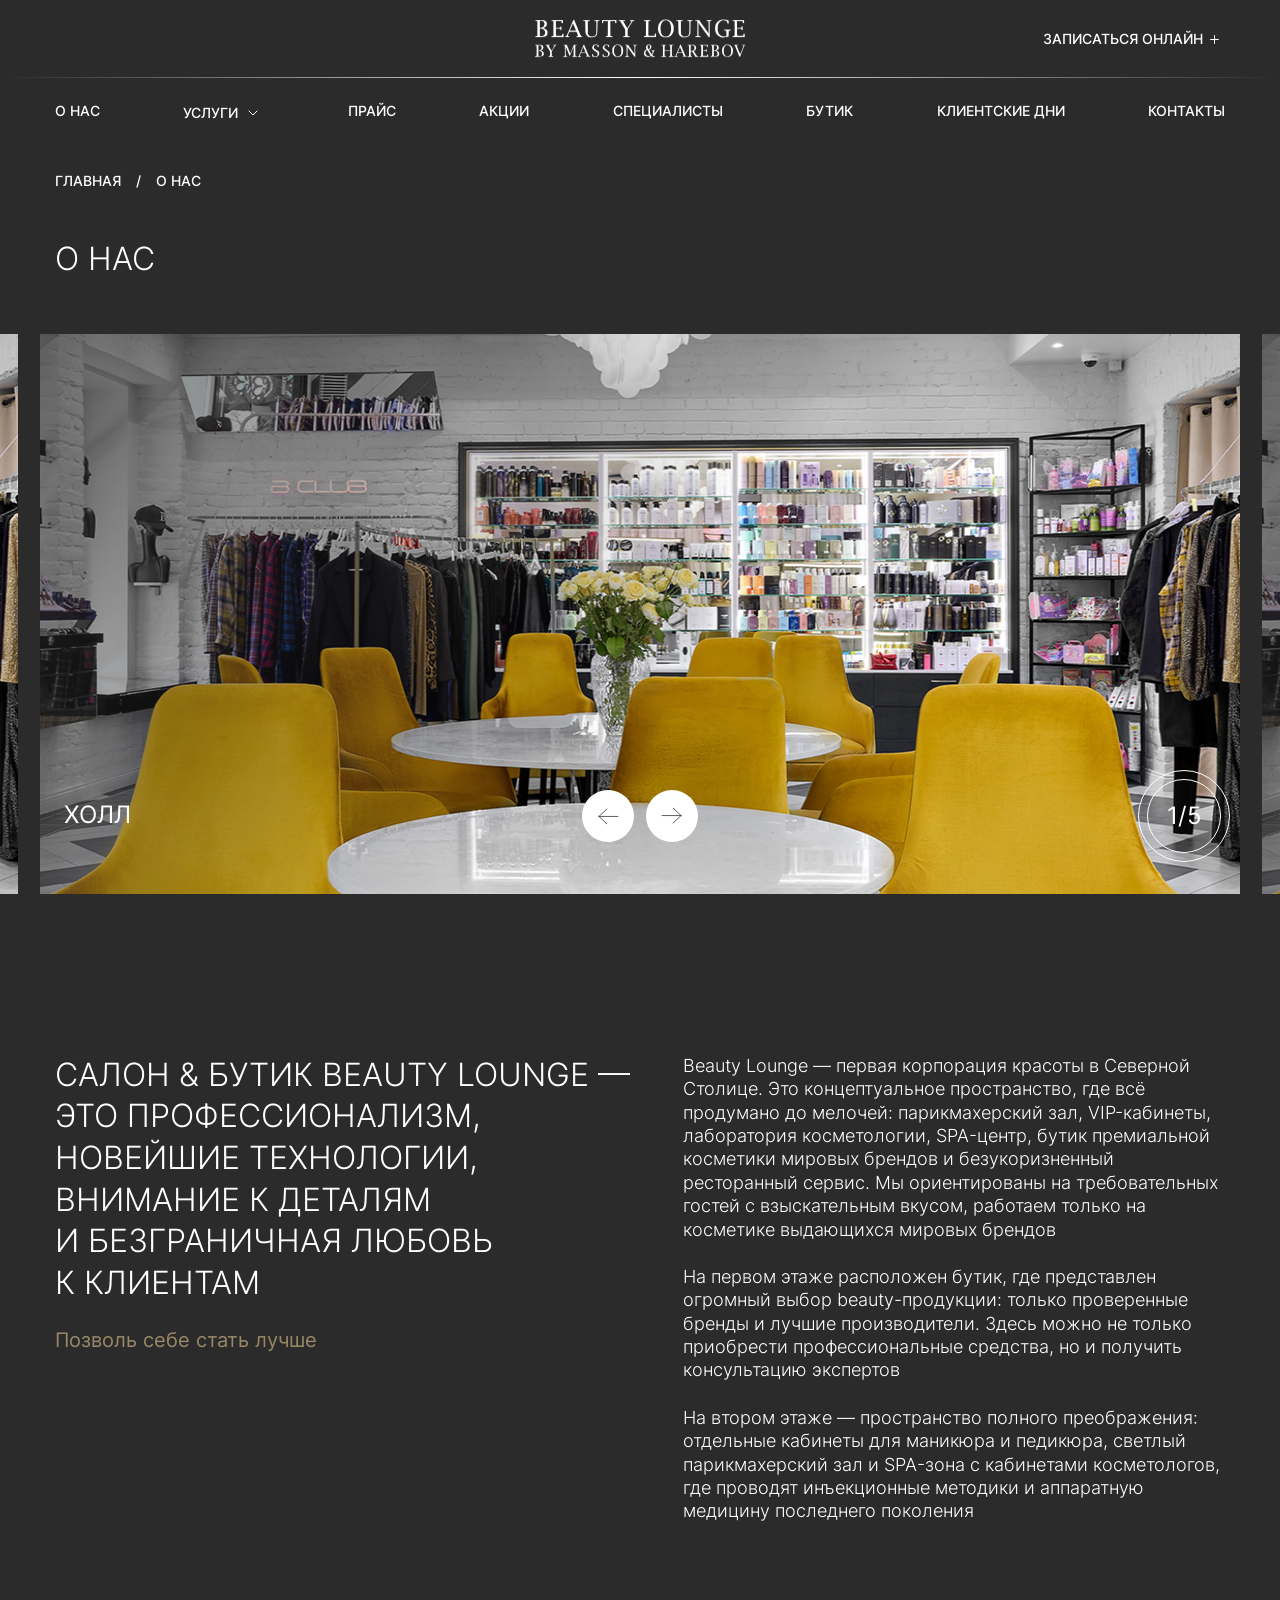
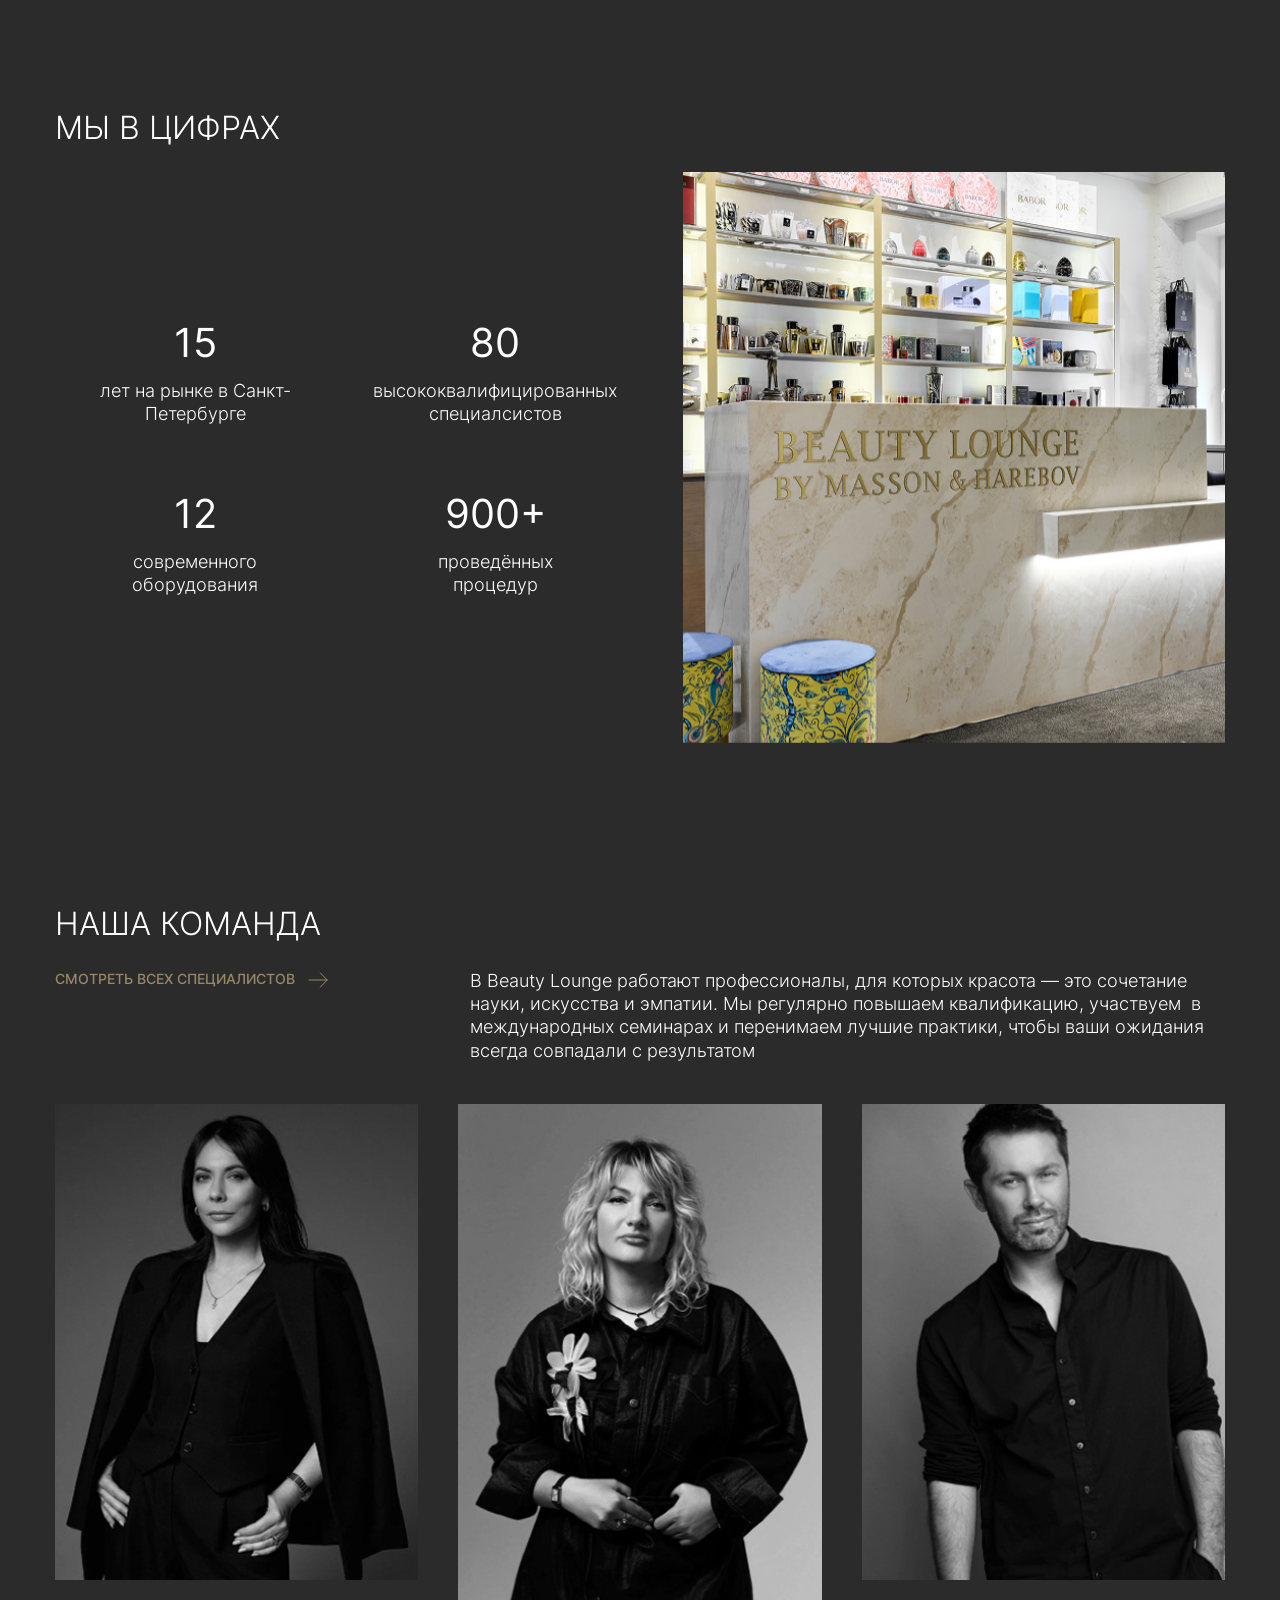
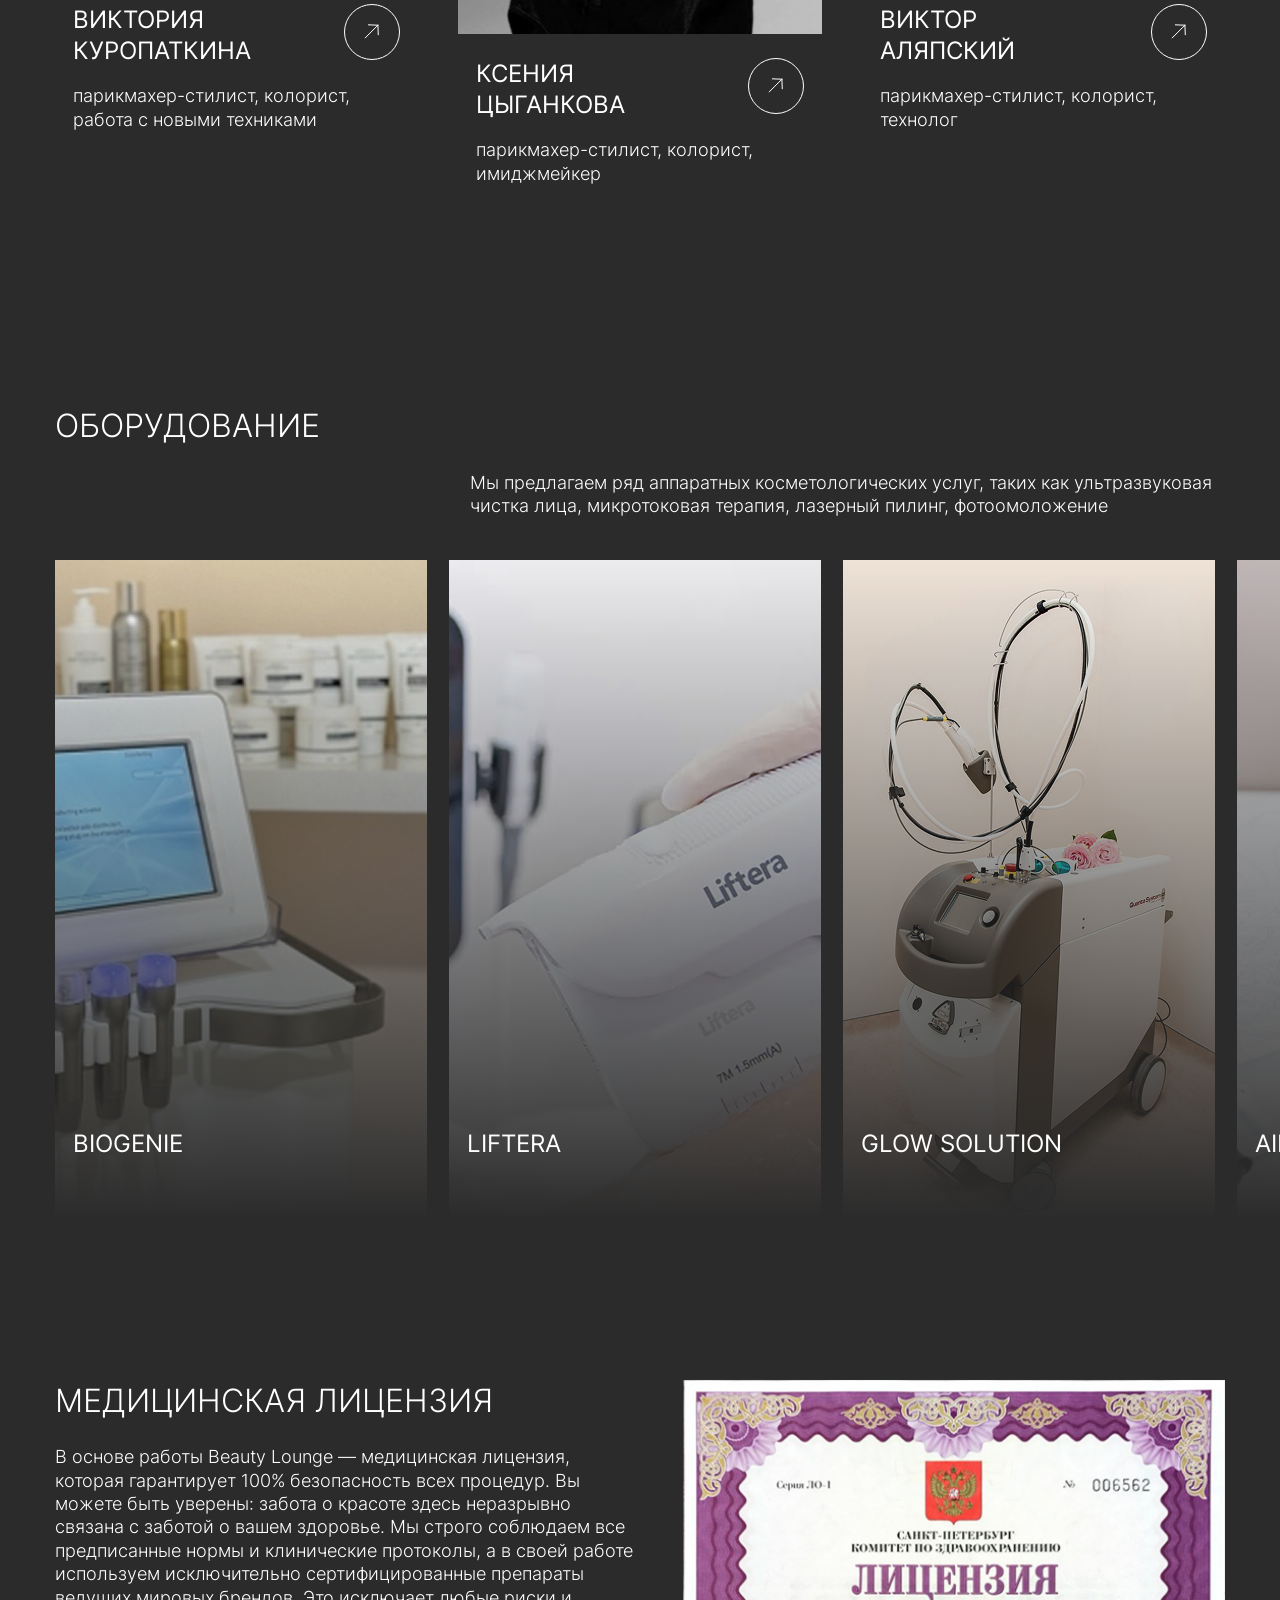
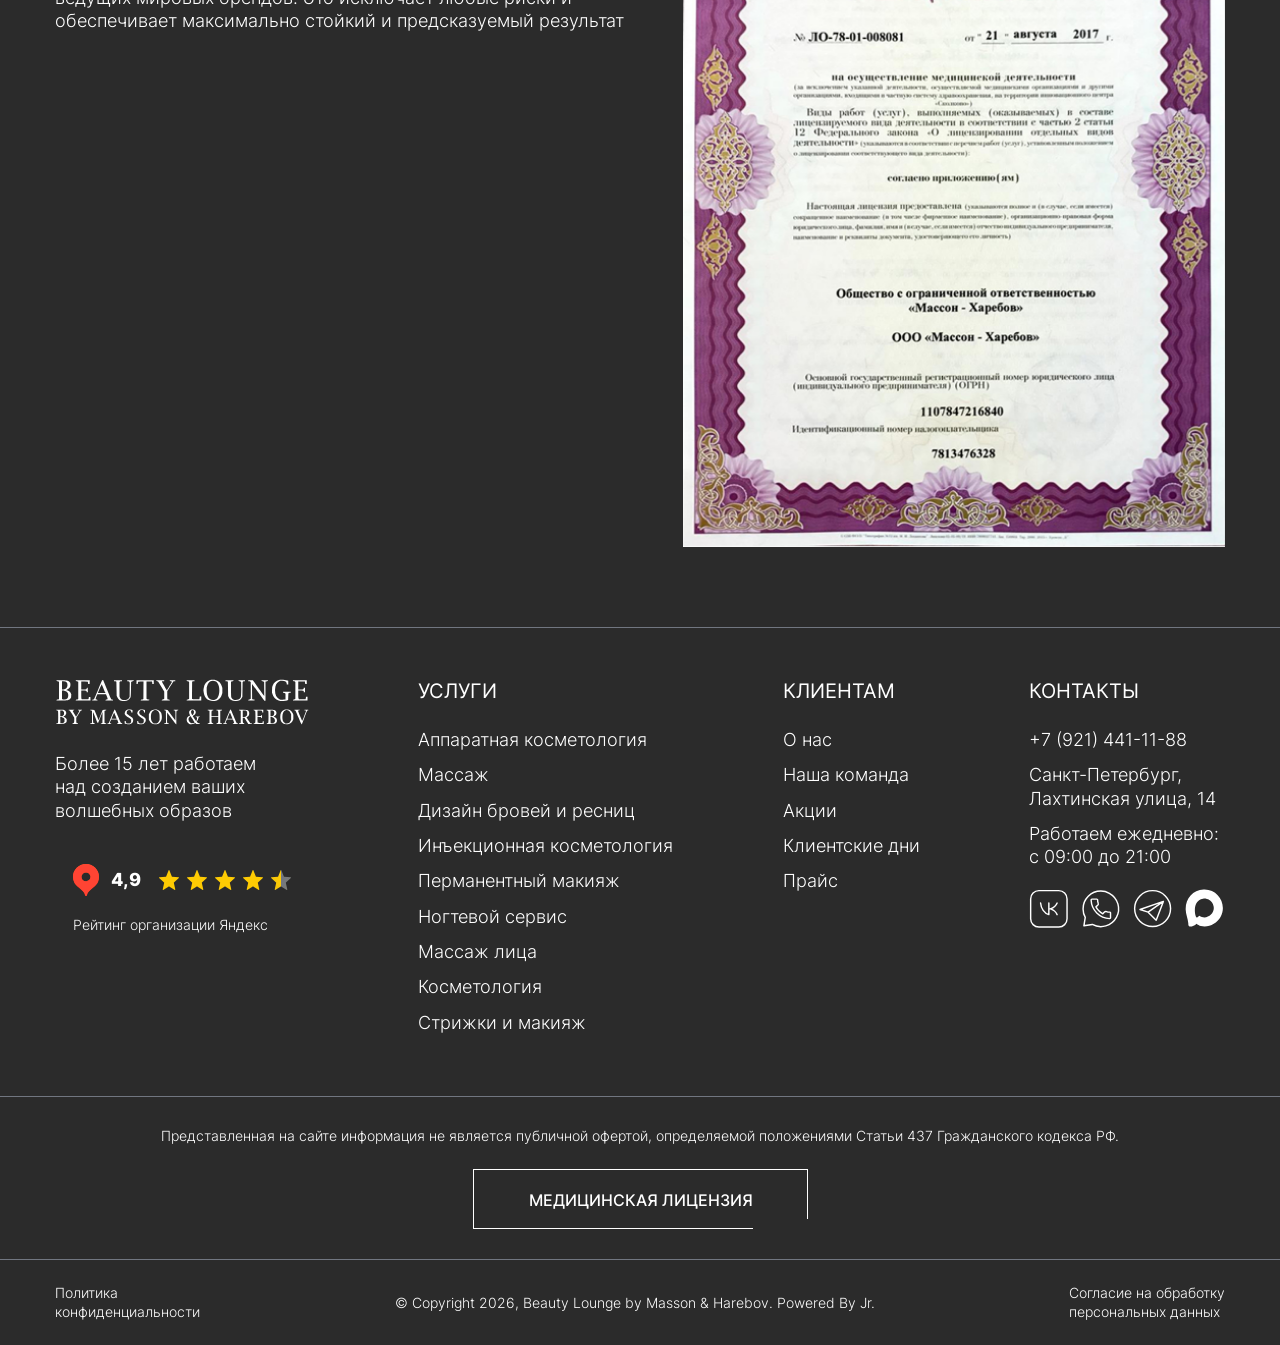
<file: company.html>
<!DOCTYPE html>

<html lang="ru">

<head>
	<meta charset="utf-8" />
	<title>company</title>
	<meta name="description" content="" />
	<meta http-equiv="X-UA-Compatible" content="IE=edge" />
	<meta name="viewport" content="width=device-width, initial-scale=1.0, maximum-scale=1.0, user-scalable=no">
    

    <link rel="stylesheet" href="css/fontawesome-all.css" />
    <link rel="stylesheet" href="css/animate.css" />
    <link rel="stylesheet" href="css/slick.css" />
    <link rel="stylesheet" href="css/slick-theme.css" />
    <link rel="stylesheet" href="css/jquery.fancybox.css" />
    <!--<link rel="stylesheet" href="css/select2.min.css" />-->
    <link rel="stylesheet" href="css/swiper-bundle.min.css" />
    <link rel="stylesheet" href="css/fonts.css" />
    <link rel="stylesheet" href="css/reset.css" />
    <link rel="stylesheet" href="css/style.css" />
    <link rel="stylesheet" href="css/media.css" />
	
	

</head>
<body>

    <div class="wrap">

    <div id="preloader">
        <div class="loader"></div>
    </div>
    
    <!-- HEADER
    ================================= -->
    <div class="header header_inner">
        <div class="header__top flat">
            <div class="container">
                <div class="cols">
                    <div class="col col_left">
                        <div class="items">
                            <div class="item show1200">
                                <div class="burger stable"></div>
                            </div>
                        </div>
                    </div>
                    <div class="col col_right">
                        <div class="items">
                            <div class="item show1200">
                                <a href="" class="phone-mob stable"></a>
                            </div>
                            <div class="item hidd1200">
                                <div class="enroll stable">
                                    <a href="" class="btn btn-enroll">ЗАПИСАТЬСЯ ОНЛАЙН <i class="i-plus-white"></i></a>
                                    <div class="enroll-drop">
                                        <div class="enroll-drop__item">
                                            <a href=""><i class="i-wh"></i> Написать в whatsapp</a>
                                        </div>
                                        <div class="enroll-drop__item">
                                            <a href=""><i class="i-max"></i> Написать в max</a>
                                        </div>
                                        <div class="enroll-drop__item">
                                            <a href=""><i class="i-tg"></i> Написать в telegram</a>
                                        </div>
                                        <div class="enroll-drop__item">
                                            <a href=""><i class="i-vk"></i> Написать в вконтакте</a>
                                        </div>
                                    </div>
                                </div>
                            </div>
                        </div>
                    </div>
                </div>
                
            </div>
            <div class="logo stable">
                <a href="">
                    <img class="hidd1200" src="img/header/logo.svg" alt="">
                    <img class="show1200" src="img/header/logo_mob.svg" alt="">
                </a>
            </div>
        </div>
        <div class="header__bottom hidd1200">
            <div class="container">
                <div class="nav stable">
                    <ul>
                        <li><a href="">О нас</a></li>
                        <li><a href="">Услуги <i></i></a>
                            <ul>
                                <li><a href="">Аппаратная косметология</a></li>
                                <li><a href="">массаж</a></li>
                                <li><a href="">дизайн бровей и ресниц</a></li>
                                <li><a href="">Инъекционная косметология</a></li>
                                <li><a href="">Перманентный макияж</a></li>
                                <li><a href="">Ногтевой сервис</a></li>
                                <li><a href="">косметология</a></li>
                                <li><a href="">стрижки и макияж</a></li>
                            </ul>
                        </li>
                        <li><a href="">Прайс</a></li>
                        <li><a href="">Акции</a></li>
                        <li><a href="">Специалисты</a></li>
                        <li><a href="">Бутик</a></li>
                        <li><a href="">Клиентские дни</a></li>
                        <li><a href="">Контакты</a></li>
                    </ul>
                </div>
            </div>
        </div>
        <div class="menu-mob">
            <div class="nav-mob">
                <div class="nav-mob__level-1">
                    <ul>
                        <li><a href="">О нас</a></li>
                        <li><a href="" class="open-1" data-openid_1="level-2_1">Услуги <i></i></a></li>
                        <li><a href="">Прайс</a></li>
                        <li><a href="">Акции</a></li>
                        <li><a href="">Специалисты</a></li>
                        <li><a href="">Бутик</a></li>
                        <li><a href="">Клиентские дни</a></li>
                        <li><a href="">Контакты</a></li>                    
                    </ul>
                </div>
                <div class="nav-mob__level-2" id="level-2_1">
                    <div class="level-back level-back-1"><i></i> Услуги</div>
                    <ul>
                        <li><a href="">Аппаратная косметология</a></li>
                        <li><a href="">массаж</a></li>
                        <li><a href="">дизайн бровей и ресниц</a></li>
                        <li><a href="">Инъекционная косметология</a></li>
                        <li><a href="">Перманентный макияж</a></li>
                        <li><a href="">Ногтевой сервис</a></li>
                        <li><a href="">косметология</a></li>
                        <li><a href="">стрижки и макияж</a></li>
                    </ul>
                </div>
            </div>
            <div class="mob-soc">
                <div class="sub">МЫ В СОЦСЕТЯХ</div>
                <a class="mob-soc__item" href=""><img src="img/footer/vk.svg" alt=""> ВКонтакте</a>
                <a class="mob-soc__item" href=""><img src="img/footer/wh.svg" alt=""> WhatsApp</a>
                <a class="mob-soc__item" href=""><img src="img/footer/tg.svg" alt=""> Telegram</a>
                <a class="mob-soc__item" href=""><img src="img/footer/max.svg" alt=""> Max</a>
            </div>
        </div>
        
    </div>

    <!-- CONTENT
    ================================= -->
    <div class="content">
        <div class="content__top hidd1200">
            <div class="container">
                <div class="breadcrumbs wow fadeInLeft" data-wow-delay="1.2s">
                    <ul>
                        <li><a href="">главная</a></li>
                        <li>О нас</li>
                    </ul>                
                </div>
            </div>
        </div>
        <div class="content__body">
            <div class="container">
                <h1 class="wow fadeInLeft" data-wow-delay="1.4s">О нас</h1>
                

                
            </div>
        </div>
       
    </div>

    <!-- ABOUT
    ================================= -->
    <div class="section top-30 overflow-hidden wow fadeInDown" data-wow-delay="1.6s">
        <div class="view">
            <div class="slider-wrap">
                <div class="swiper-view">
                    <div class="swiper-wrapper">
                        <div class="swiper-slide">
                            <div class="pic">
                                <img src="img/view/pic_1.jpg" alt="">
                            </div>
                            <div class="overlay">
                                <div class="vert">
                                    <div class="title">ХОЛЛ</div>
                                </div>
                            </div>
                        </div>
                        <div class="swiper-slide">
                            <div class="pic">
                                <img src="img/view/pic_1.jpg" alt="">
                            </div>
                            <div class="overlay">
                                <div class="vert">
                                    <div class="title">ХОЛЛ</div>
                                </div>
                            </div>
                        </div>
                        <div class="swiper-slide">
                            <div class="pic">
                                <img src="img/view/pic_1.jpg" alt="">
                            </div>
                            <div class="overlay">
                                <div class="vert">
                                    <div class="title">ХОЛЛ</div>
                                </div>
                            </div>
                        </div>
                        <div class="swiper-slide">
                            <div class="pic">
                                <img src="img/view/pic_1.jpg" alt="">
                            </div>
                            <div class="overlay">
                                <div class="vert">
                                    <div class="title">ХОЛЛ</div>
                                </div>
                            </div>
                        </div>
                        <div class="swiper-slide">
                            <div class="pic">
                                <img src="img/view/pic_1.jpg" alt="">
                            </div>
                            <div class="overlay">
                                <div class="vert">
                                    <div class="title">ХОЛЛ</div>
                                </div>
                            </div>
                        </div>
                    </div>
                </div>
            </div>
            <div class="arrow-center">
                <div class="swiper-button-next" id="swiper-button-next_1"></div>
                <div class="swiper-button-prev" id="swiper-button-prev_1"></div>
            </div>
            <div class="swiper-pagination fraction" id="swiper-pagination_1"></div>
        </div>
    </div>

    <!-- COMPANY
    ================================= -->
    <div class="section">
        <div class="container">
            <div class="company">
                <div class="company__cols">
                    <div class="company__left">
                        <h2 class="title-block wow fadeInLeft" data-wow-delay="1s">Салон & бутик BEAUTY LOUNGE — это профессионализм, новейшие технологии, внимание к деталям<br> и безграничная любовь<br> к клиентам</h2>
                        <p class="wow fadeInLeft" data-wow-delay="1.2s"><span>Позволь себе стать лучше</span></p>
                        <!--<p><a href="">Позволь себе стать лучше</a></p>-->
                    </div>
                    <div class="company__right">
                        <p class="wow fadeInLeft" data-wow-delay="1.3s">Beauty Lounge — первая корпорация красоты в Северной Столице. Это концептуальное пространство, где всё продумано до мелочей: парикмахерский зал, VIP-кабинеты, лаборатория косметологии, SPA-центр, бутик премиальной косметики мировых брендов и безукоризненный ресторанный сервис. Мы ориентированы на требовательных гостей с взыскательным вкусом, работаем только на косметике выдающихся мировых брендов</p>
                        <p class="wow fadeInLeft" data-wow-delay="1.4s">На первом этаже расположен бутик, где представлен огромный выбор beauty-продукции: только проверенные бренды и лучшие производители. Здесь можно не только приобрести профессиональные средства, но и получить консультацию экспертов</p>
                        <p class="wow fadeInLeft" data-wow-delay="1.5s">На втором этаже — пространство полного преображения: отдельные кабинеты для маникюра и педикюра, светлый парикмахерский зал и SPA-зона с кабинетами косметологов, где проводят инъекционные методики и аппаратную медицину последнего поколения</p>
                    </div>
                </div>
            </div>
        </div>
    </div>

    <!-- ADVANTAGES
    ================================= -->
    <div class="section">
        <div class="container">
            <h2 class="title-block wow fadeInLeft" data-wow-delay="1s">Мы в цифрах</h2>
            <div class="advantages">
                <div class="advantages__cols">
                    <div class="advantages__left">
                        <div class="items">
                            <div class="item wow fadeInUp" data-wow-delay="1.2s">
                                <div class="num">15</div>
                                <p>лет на рынке в Санкт-Петербурге</p>
                            </div>
                            <div class="item wow fadeInUp" data-wow-delay="1.4s">
                                <div class="num">80</div>
                                <p>высококвалифицированных<br> специалсистов</p>
                            </div>
                            <div class="item wow fadeInUp" data-wow-delay="1.6s">
                                <div class="num">12</div>
                                <p>современного<br> оборудования</p>
                            </div>
                            <div class="item wow fadeInUp" data-wow-delay="1.8s">
                                <div class="num">900+</div>
                                <p>проведённых<br> процедур</p>
                            </div>
                        </div>
                    </div>
                    <div class="advantages__right">
                        <div class="pic wow fadeInUp" data-wow-delay="2s">
                            <img src="img/advantages/pic_1.jpg" alt="">
                        </div>
                    </div>
                </div>
            </div>
        </div>
    </div>

    <!-- TEAM
    ================================= -->
    <div class="section">
        <div class="container">
            <h2 class="title-block wow fadeInLeft" data-wow-delay="1.2s">Наша команда</h2>
            <div class="b-head">
                <div class="cols start">
                    <div class="col left">
                        <div class="go-to wow fadeInLeft" data-wow-delay="1.4s">
                            <a href="">Смотреть всех специалистов <i></i></a>
                        </div>
                    </div>
                    <div class="col right">
                        <p class="wow fadeInLeft" data-wow-delay="1.6s">В Beauty Lounge работают профессионалы, для которых красота — это сочетание науки, искусства и эмпатии. Мы регулярно повышаем квалификацию, участвуем  в международных семинарах и перенимаем лучшие практики, чтобы ваши ожидания всегда совпадали с результатом</p>
                    </div>
                </div>
            </div>
            <div class="team wow fadeInUpBig" data-wow-delay="1.7s">
                <div class="items">
                    <div class="item">
                        <a href="">
                            <div class="in">
                                <div class="pic">
                                    <img src="img/team/pic_1.jpg" alt="">
                                </div>
                                <div class="bottom">
                                    <div class="top">
                                        <div class="title">Виктория<br> Куропаткина</div>
                                        <div class="btn btn-up-white"></div>
                                    </div>
                                    <p>парикмахер-стилист, колорист, работа с новыми техниками</p>
                                </div>
                            </div>
                        </a>
                    </div>
                    <div class="item">
                        <a href="">
                            <div class="in">
                                <div class="pic big">
                                    <img src="img/team/pic_2.jpg" alt="">
                                </div>
                                <div class="bottom">
                                    <div class="top">
                                        <div class="title">Ксения<br> Цыганкова</div>
                                        <div class="btn btn-up-white"></div>
                                    </div>
                                    <p>парикмахер-стилист, колорист, имиджмейкер</p>
                                </div>
                            </div>
                        </a>
                    </div>
                    <div class="item">
                        <a href="">
                            <div class="in">
                                <div class="pic">
                                    <img src="img/team/pic_3.jpg" alt="">
                                </div>
                                <div class="bottom">
                                    <div class="top">
                                        <div class="title">Виктор<br> Аляпский</div>
                                        <div class="btn btn-up-white"></div>
                                    </div>
                                    <p>парикмахер-стилист, колорист, технолог</p>
                                </div>
                            </div>
                        </a>
                    </div>                        
                </div>
            </div>
            
        </div>
    </div>

    <!-- SERV
    ================================= -->
    <div class="section overflow-hidden">
        <div class="container">
            <h2 class="title-block wow fadeInLeft" data-wow-delay="1.2s">Оборудование</h2>
            <div class="b-head">
                <div class="cols start">
                    <div class="col left">
                        
                    </div>
                    <div class="col right">
                        <!--<div class="arrow-append black">
                            <div class="swiper-button-next" id="swiper-button-next_7"></div>
                            <div class="swiper-button-prev" id="swiper-button-prev_7"></div> 
                        </div>-->
                        <p class="wow fadeInLeft" data-wow-delay="1.4s">Мы предлагаем ряд аппаратных косметологических услуг, таких как ультразвуковая чистка лица, микротоковая терапия, лазерный пилинг, фотоомоложение</p>
                    </div>
                </div>
            </div>
            <div class="serv eqi wow fadeInUpBig" data-wow-delay="1.5s">
                <div class="slider-wrap overflow-hidden">
                    <div class="swiper-eqi">
                        <div class="swiper-wrapper">
                            <div class="swiper-slide">
                                <div class="item">
                                    <a href="">
                                        <div class="in">
                                            <div class="pic">
                                                <img src="img/eqi/pic_1.jpg" alt="">
                                            </div>
                                            <div class="overlay">
                                                <div class="top">
                                                    
                                                </div>
                                                <div class="bottom">
                                                    <div class="title">BIOGENIE</div>
                                                </div>
                                            </div>
                                        </div>
                                    </a>
                                </div>
                            </div>
                            <div class="swiper-slide">
                                <div class="item">
                                    <a href="">
                                        <div class="in">
                                            <div class="pic">
                                                <img src="img/eqi/pic_2.jpg" alt="">
                                            </div>
                                            <div class="overlay">
                                                <div class="top">
                                                    
                                                </div>
                                                <div class="bottom">
                                                    <div class="title">Liftera</div>
                                                </div>
                                            </div>
                                        </div>
                                    </a>
                                </div>
                            </div>
                            <div class="swiper-slide">
                                <div class="item">
                                    <a href="">
                                        <div class="in">
                                            <div class="pic">
                                                <img src="img/eqi/pic_3.jpg" alt="">
                                            </div>
                                            <div class="overlay">
                                                <div class="top">
                                                    
                                                </div>
                                                <div class="bottom">
                                                    <div class="title">Glow solution</div>
                                                </div>
                                            </div>
                                        </div>
                                    </a>
                                </div>
                            </div>
                            <div class="swiper-slide">
                                <div class="item">
                                    <a href="">
                                        <div class="in">
                                            <div class="pic">
                                                <img src="img/eqi/pic_4.jpg" alt="">
                                            </div>
                                            <div class="overlay">
                                                <div class="top">
                                                    
                                                </div>
                                                <div class="bottom">
                                                    <div class="title">Air Borne</div>
                                                </div>
                                            </div>
                                        </div>
                                    </a>
                                </div>
                            </div>
                            <div class="swiper-slide">
                                <div class="item">
                                    <a href="">
                                        <div class="in">
                                            <div class="pic">
                                                <img src="img/eqi/pic_2.jpg" alt="">
                                            </div>
                                            <div class="overlay">
                                                <div class="top">
                                                    
                                                </div>
                                                <div class="bottom">
                                                    <div class="title">Liftera</div>
                                                </div>
                                            </div>
                                        </div>
                                    </a>
                                </div>
                            </div>
                            <div class="swiper-slide">
                                <div class="item">
                                    <a href="">
                                        <div class="in">
                                            <div class="pic">
                                                <img src="img/eqi/pic_3.jpg" alt="">
                                            </div>
                                            <div class="overlay">
                                                <div class="top">
                                                    
                                                </div>
                                                <div class="bottom">
                                                    <div class="title">Glow solution</div>
                                                </div>
                                            </div>
                                        </div>
                                    </a>
                                </div>
                            </div>
                            <div class="swiper-slide">
                                <div class="item">
                                    <a href="">
                                        <div class="in">
                                            <div class="pic">
                                                <img src="img/eqi/pic_4.jpg" alt="">
                                            </div>
                                            <div class="overlay">
                                                <div class="top">
                                                    
                                                </div>
                                                <div class="bottom">
                                                    <div class="title">Air Borne</div>
                                                </div>
                                            </div>
                                        </div>
                                    </a>
                                </div>
                            </div>
                        </div>
                    </div>
                </div>
            </div>
        </div>
    </div>

    <!-- CERT
    ================================= -->
    <div class="section">
        <div class="container">
            <div class="cert">
                <div class="cert__cols">
                    <div class="cert__left">
                        <h2 class="title-block wow fadeInLeft" data-wow-delay="1.2s">Медицинская лицензия</h2>
                        <p class="wow fadeInLeft" data-wow-delay="1.4s">В основе работы Beauty Lounge — медицинская лицензия, которая гарантирует 100% безопасность всех процедур. Вы можете быть уверены: забота о красоте здесь неразрывно связана с заботой о вашем здоровье. Мы строго соблюдаем все предписанные нормы и клинические протоколы, а в своей работе используем исключительно сертифицированные препараты ведущих мировых брендов. Это исключает любые риски и обеспечивает максимально стойкий и предсказуемый результат</p>
                    </div>
                    <div class="cert__right">
                        <div class="pic wow fadeInUp" data-wow-delay="1.6s">
                            <img src="img/cert/pic_1.jpg" alt="">
                        </div>
                    </div>
                </div>
            </div>
        </div>
    </div>
 
    <!-- FOOTER
    ================================= -->
    <div class="footer">
        <div class="footer__top">
            <div class="container">
                <div class="cols">
                    <div class="col">
                        <div class="logo">
                            <a href="">
                                <img src="img/footer/logo.svg" alt="">
                            </a>
                        </div>
                        <p class="slogan hidd1200">Более 15 лет работаем<br> над созданием ваших<br> волшебных образов</p>
                        <div class="ya hidd1200">
                            <a href="">
                                <div class="ya__in">
                                    <div class="ya__top">
                                        <div class="ya-pin">
                                            <img src="img/footer/pin.svg" alt="">
                                            <span>4,9</span>
                                        </div>
                                        <div class="raiting">
                                            <div class="raiting__item active"></div>
                                            <div class="raiting__item active"></div>
                                            <div class="raiting__item active"></div>
                                            <div class="raiting__item active"></div>
                                            <div class="raiting__item half"></div>
                                        </div>
                                    </div>
                                    <p class="ya__sub">Рейтинг организации Яндекс</p>
                                </div>
                            </a>
                        </div>
                    </div>
                    <div class="col">
                        <div class="subtitle">УСЛУГИ</div>
                        <div class="footer__full">
                            <ul class="footer-nav">
                                <li><a href="">Аппаратная косметология</a></li>
                                <li><a href="">Массаж</a></li>
                                <li><a href="">Дизайн бровей и ресниц</a></li>
                                <li><a href="">Инъекционная косметология</a></li>
                                <li><a href="">Перманентный макияж</a></li>
                                <li><a href="">Ногтевой сервис</a></li>
                                <li><a href="">Массаж лица</a></li>
                                <li><a href="">Косметология</a></li>
                                <li><a href="">Стрижки и макияж</a></li>
                            </ul>
                        </div>
                    </div>
                    <div class="col">
                        <div class="subtitle">КЛИЕНТАМ</div>
                        <div class="footer__full">
                            <ul class="footer-nav">
                                <li><a href="">О нас</a></li>
                                <li><a href="">Наша команда</a></li>
                                <li><a href="">Акции</a></li>
                                <li><a href="">Клиентские дни</a></li>
                                <li><a href="">Прайс</a></li>
                            </ul>
                        </div>
                    </div>
                    <div class="col">
                        <div class="subtitle">КОНТАКТЫ</div>
                        <div class="footer__full">
                            <div class="footer__contacts">
                                <a href="">+7 (921) 441-11-88</a>
                            </div>
                            <div class="footer__contacts">Санкт-Петербург,<br> Лахтинская улица, 14</div>
                            <div class="footer__contacts">Работаем ежедневно:<br> с 09:00 до 21:00</div>
                            <div class="soc">
                                <div class="soc__item">
                                    <a href="">
                                        <img src="img/footer/vk.svg" alt="">
                                    </a>
                                </div>
                                <div class="soc__item">
                                    <a href="">
                                        <img src="img/footer/wh.svg" alt="">
                                    </a>
                                </div>
                                <div class="soc__item">
                                    <a href="">
                                        <img src="img/footer/tg.svg" alt="">
                                    </a>
                                </div>
                                <div class="soc__item">
                                    <a href="">
                                        <img src="img/footer/max.svg" alt="">
                                    </a>
                                </div>
                            </div>
                        </div>
                    </div>
                </div>
            </div>
        </div>
        <div class="footer__middle">
            <div class="container">
                <p class="text">Представленная на сайте информация не является публичной офертой, определяемой положениями Статьи 437 Гражданского кодекса РФ.</p>
                <div class="center">
                    <a href="" class="btn btn-border-white">Медицинская лицензия</a>
                </div>
            </div>
        </div>
        <div class="footer__bottom">
            <div class="container">
                <div class="cols">
                    <div class="col">
                        <p><a href="">Политика<br> конфиденциальности</a></p>
                    </div>
                    <div class="col">
                        <p>© Copyright 2026, Beauty Lounge by Masson & Harebov. Powered By Jr.</p>
                    </div>
                    <div class="col">
                        <p><a href="">Согласие на обработку<br> персональных данных</a></p>
                    </div>
                </div>
            </div>
        </div>
    </div>
    
    </div><!--wrap-->
    
    
    <script src="libs/jquery-3.7.1.min.js"></script>
    <script src="https://api-maps.yandex.ru/2.0/?load=package.full&lang=ru-RU"></script>
    <!--<script src="libs/select2.min.js"></script>-->
    <script src="libs/jquery.fancybox.js"></script>
    <script src="libs/slick.min.js"></script> 
    <script src="libs/swiper-bundle.min.js"></script> 
    <script src="libs/jquery.maskedinput.js"></script>
    <script src="libs/wow.min.js"></script>
    <script src="js/common.js"></script>
 
    <script type="text/javascript">
        var wow = new WOW(
          {
            boxClass: 'wow',     
            mobile: true,       
            live: true   
          
          }
        );
        wow.init();
    </script>
   
    
</body>
</html>
</file>
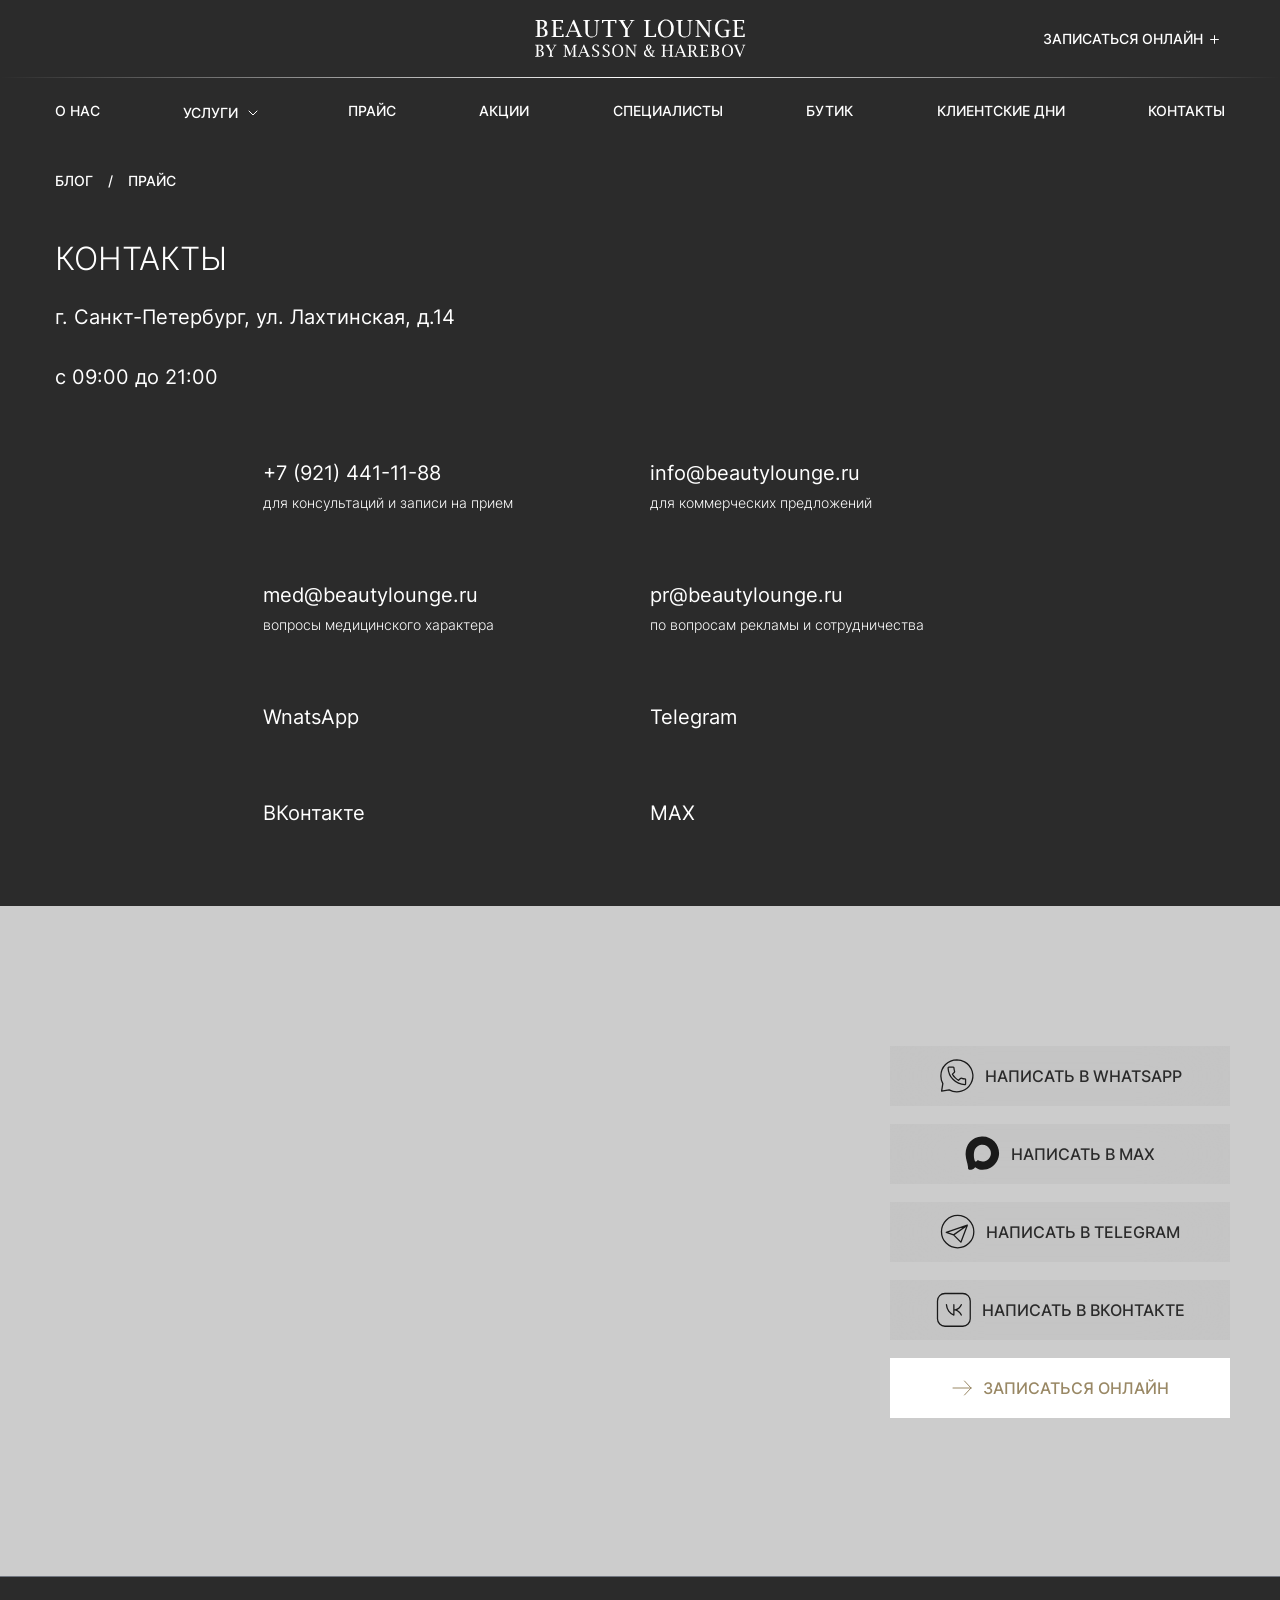
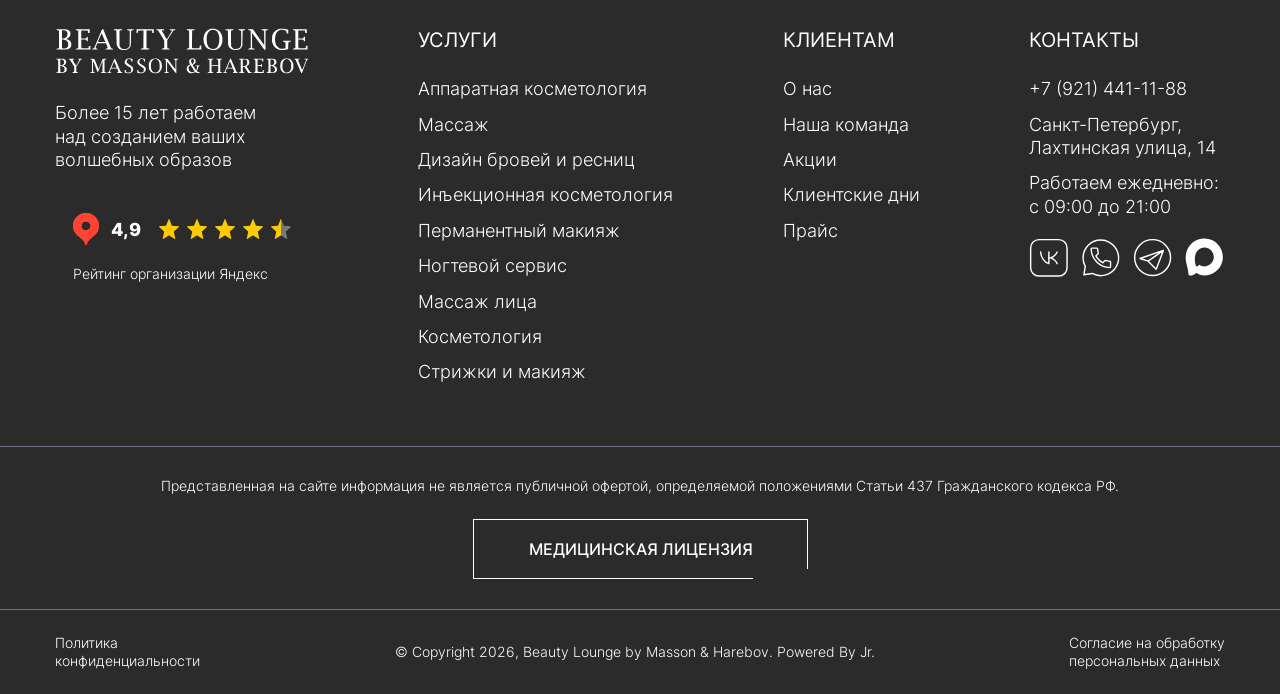
<file: contacts.html>
<!DOCTYPE html>

<html lang="ru">

<head>
	<meta charset="utf-8" />
	<title>contacts</title>
	<meta name="description" content="" />
	<meta http-equiv="X-UA-Compatible" content="IE=edge" />
	<meta name="viewport" content="width=device-width, initial-scale=1.0, maximum-scale=1.0, user-scalable=no">
    

    <link rel="stylesheet" href="css/fontawesome-all.css" />
    <link rel="stylesheet" href="css/animate.css" />
    <link rel="stylesheet" href="css/slick.css" />
    <link rel="stylesheet" href="css/slick-theme.css" />
    <link rel="stylesheet" href="css/jquery.fancybox.css" />
    <!--<link rel="stylesheet" href="css/select2.min.css" />-->
    <link rel="stylesheet" href="css/swiper-bundle.min.css" />
    <link rel="stylesheet" href="css/fonts.css" />
    <link rel="stylesheet" href="css/reset.css" />
    <link rel="stylesheet" href="css/style.css" />
    <link rel="stylesheet" href="css/media.css" />
	
	

</head>
<body>

    <div class="wrap">
    
    <!-- HEADER
    ================================= -->
    <div class="header header_inner">
        <div class="header__top">
            <div class="container">
                <div class="cols">
                    <div class="col col_left">
                        <div class="items">
                            <div class="item show1200">
                                <div class="burger"></div>
                            </div>
                        </div>
                    </div>
                    <div class="col col_right">
                        <div class="items">
                            <div class="item show1200">
                                <a href="" class="phone-mob"></a>
                            </div>
                            <div class="item hidd1200">
                                <div class="enroll">
                                    <a href="" class="btn btn-enroll">ЗАПИСАТЬСЯ ОНЛАЙН <i class="i-plus-white"></i></a>
                                    <div class="enroll-drop">
                                        <div class="enroll-drop__item">
                                            <a href=""><i class="i-wh"></i> Написать в whatsapp</a>
                                        </div>
                                        <div class="enroll-drop__item">
                                            <a href=""><i class="i-max"></i> Написать в max</a>
                                        </div>
                                        <div class="enroll-drop__item">
                                            <a href=""><i class="i-tg"></i> Написать в telegram</a>
                                        </div>
                                        <div class="enroll-drop__item">
                                            <a href=""><i class="i-vk"></i> Написать в вконтакте</a>
                                        </div>
                                    </div>
                                </div>
                            </div>
                        </div>
                    </div>
                </div>
                
            </div>
            <div class="logo">
                <a href="">
                    <img class="hidd1200" src="img/header/logo.svg" alt="">
                    <img class="show1200" src="img/header/logo_mob.svg" alt="">
                </a>
            </div>
        </div>
        <div class="header__bottom hidd1200">
            <div class="container">
                <div class="nav">
                    <ul>
                        <li><a href="">О нас</a></li>
                        <li><a href="">Услуги <i></i></a>
                            <ul>
                                <li><a href="">Аппаратная косметология</a></li>
                                <li><a href="">массаж</a></li>
                                <li><a href="">дизайн бровей и ресниц</a></li>
                                <li><a href="">Инъекционная косметология</a></li>
                                <li><a href="">Перманентный макияж</a></li>
                                <li><a href="">Ногтевой сервис</a></li>
                                <li><a href="">косметология</a></li>
                                <li><a href="">стрижки и макияж</a></li>
                            </ul>
                        </li>
                        <li><a href="">Прайс</a></li>
                        <li><a href="">Акции</a></li>
                        <li><a href="">Специалисты</a></li>
                        <li><a href="">Бутик</a></li>
                        <li><a href="">Клиентские дни</a></li>
                        <li><a href="">Контакты</a></li>
                    </ul>
                </div>
            </div>
        </div>
        <div class="menu-mob">
            <div class="nav-mob">
                <div class="nav-mob__level-1">
                    <ul>
                        <li><a href="">О нас</a></li>
                        <li><a href="" class="open-1" data-openid_1="level-2_1">Услуги <i></i></a></li>
                        <li><a href="">Прайс</a></li>
                        <li><a href="">Акции</a></li>
                        <li><a href="">Специалисты</a></li>
                        <li><a href="">Бутик</a></li>
                        <li><a href="">Клиентские дни</a></li>
                        <li><a href="">Контакты</a></li>                    
                    </ul>
                </div>
                <div class="nav-mob__level-2" id="level-2_1">
                    <div class="level-back level-back-1"><i></i> Услуги</div>
                    <ul>
                        <li><a href="">Аппаратная косметология</a></li>
                        <li><a href="">массаж</a></li>
                        <li><a href="">дизайн бровей и ресниц</a></li>
                        <li><a href="">Инъекционная косметология</a></li>
                        <li><a href="">Перманентный макияж</a></li>
                        <li><a href="">Ногтевой сервис</a></li>
                        <li><a href="">косметология</a></li>
                        <li><a href="">стрижки и макияж</a></li>
                    </ul>
                </div>
            </div>
            <div class="mob-soc">
                <div class="sub">МЫ В СОЦСЕТЯХ</div>
                <a class="mob-soc__item" href=""><img src="img/footer/vk.svg" alt=""> ВКонтакте</a>
                <a class="mob-soc__item" href=""><img src="img/footer/wh.svg" alt=""> WhatsApp</a>
                <a class="mob-soc__item" href=""><img src="img/footer/tg.svg" alt=""> Telegram</a>
                <a class="mob-soc__item" href=""><img src="img/footer/max.svg" alt=""> Max</a>
            </div>
        </div>
        
    </div>

    <!-- CONTENT
    ================================= -->
    <div class="content">
        <div class="content__top hidd1200">
            <div class="container">
                <div class="breadcrumbs">
                    <ul>
                        <li><a href="">блог</a></li>
                        <li>прайс</li>
                    </ul>                
                </div>
            </div>
        </div>
        <div class="content__body">
            <div class="container">
                <h1>контакты</h1>
                <div class="contacts">
                    <div class="contacts__top">
                        <p class="first">г. Санкт-Петербург, ул. Лахтинская, д.14</p>
                        <p>с 09:00 до 21:00</p>
                    </div>
                    <div class="contacts__center">
                        <div class="contacts__item">
                            <p>
                                <a href="">+7 (921) 441-11-88</a>
                                <span>для консультаций и записи на прием</span>
                            </p>
                        </div>
                        <div class="contacts__item">
                            <p>
                                <a href="">info@beautylounge.ru</a>
                                <span>для коммерческих предложений</span>
                            </p>
                        </div>
                        <div class="contacts__item">
                            <p>
                                <a href="">med@beautylounge.ru</a>
                                <span>вопросы медицинского характера</span>
                            </p>
                        </div>
                        <div class="contacts__item">
                            <p>
                                <a href="">pr@beautylounge.ru</a>
                                <span>по вопросам рекламы и сотрудничества</span>
                            </p>
                        </div>
                        <div class="contacts__item">
                            <p>
                                <a href="">WnatsApp</a>
                            </p>
                        </div>
                        <div class="contacts__item">
                            <p>
                                <a href="">Telegram</a>
                            </p>
                        </div>
                        <div class="contacts__item">
                            <p>
                                <a href="">ВКонтакте</a>
                            </p>
                        </div>
                        <div class="contacts__item">
                            <p>
                                <a href="">МАХ</a>
                            </p>
                        </div>
                    </div>
                </div>

                
            </div>
        </div>
        <div class="map-section">
            <div class="overlay">
                <div class="container">
                    <div class="chisel">
                        <div class="enroll-drop__item dark">
                            <a href=""><i class="i-wh"></i> Написать в whatsapp</a>
                        </div>
                        <div class="enroll-drop__item dark">
                            <a href=""><i class="i-max"></i> Написать в max</a>
                        </div>
                        <div class="enroll-drop__item dark">
                            <a href=""><i class="i-tg"></i> Написать в telegram</a>
                        </div>
                        <div class="enroll-drop__item dark">
                            <a href=""><i class="i-vk"></i> Написать в вконтакте</a>
                        </div>
                        <a href="" class="btn btn-white w100"><i class="arrow"></i> записаться онлайн</a>
                    </div>
                </div>
            </div>
            <div class="map" id="map">
                
            </div>
        </div>
    </div>

 
    <!-- FOOTER
    ================================= -->
    <div class="footer">
        <div class="footer__top">
            <div class="container">
                <div class="cols">
                    <div class="col">
                        <div class="logo">
                            <a href="">
                                <img src="img/footer/logo.svg" alt="">
                            </a>
                        </div>
                        <p class="slogan hidd1200">Более 15 лет работаем<br> над созданием ваших<br> волшебных образов</p>
                        <div class="ya hidd1200">
                            <a href="">
                                <div class="ya__in">
                                    <div class="ya__top">
                                        <div class="ya-pin">
                                            <img src="img/footer/pin.svg" alt="">
                                            <span>4,9</span>
                                        </div>
                                        <div class="raiting">
                                            <div class="raiting__item active"></div>
                                            <div class="raiting__item active"></div>
                                            <div class="raiting__item active"></div>
                                            <div class="raiting__item active"></div>
                                            <div class="raiting__item half"></div>
                                        </div>
                                    </div>
                                    <p class="ya__sub">Рейтинг организации Яндекс</p>
                                </div>
                            </a>
                        </div>
                    </div>
                    <div class="col">
                        <div class="subtitle">УСЛУГИ</div>
                        <div class="footer__full">
                            <ul class="footer-nav">
                                <li><a href="">Аппаратная косметология</a></li>
                                <li><a href="">Массаж</a></li>
                                <li><a href="">Дизайн бровей и ресниц</a></li>
                                <li><a href="">Инъекционная косметология</a></li>
                                <li><a href="">Перманентный макияж</a></li>
                                <li><a href="">Ногтевой сервис</a></li>
                                <li><a href="">Массаж лица</a></li>
                                <li><a href="">Косметология</a></li>
                                <li><a href="">Стрижки и макияж</a></li>
                            </ul>
                        </div>
                    </div>
                    <div class="col">
                        <div class="subtitle">КЛИЕНТАМ</div>
                        <div class="footer__full">
                            <ul class="footer-nav">
                                <li><a href="">О нас</a></li>
                                <li><a href="">Наша команда</a></li>
                                <li><a href="">Акции</a></li>
                                <li><a href="">Клиентские дни</a></li>
                                <li><a href="">Прайс</a></li>
                            </ul>
                        </div>
                    </div>
                    <div class="col">
                        <div class="subtitle">КОНТАКТЫ</div>
                        <div class="footer__full">
                            <div class="footer__contacts">
                                <a href="">+7 (921) 441-11-88</a>
                            </div>
                            <div class="footer__contacts">Санкт-Петербург,<br> Лахтинская улица, 14</div>
                            <div class="footer__contacts">Работаем ежедневно:<br> с 09:00 до 21:00</div>
                            <div class="soc">
                                <div class="soc__item">
                                    <a href="">
                                        <img src="img/footer/vk.svg" alt="">
                                    </a>
                                </div>
                                <div class="soc__item">
                                    <a href="">
                                        <img src="img/footer/wh.svg" alt="">
                                    </a>
                                </div>
                                <div class="soc__item">
                                    <a href="">
                                        <img src="img/footer/tg.svg" alt="">
                                    </a>
                                </div>
                                <div class="soc__item">
                                    <a href="">
                                        <img src="img/footer/max.svg" alt="">
                                    </a>
                                </div>
                            </div>
                        </div>
                    </div>
                </div>
            </div>
        </div>
        <div class="footer__middle">
            <div class="container">
                <p class="text">Представленная на сайте информация не является публичной офертой, определяемой положениями Статьи 437 Гражданского кодекса РФ.</p>
                <div class="center">
                    <a href="" class="btn btn-border-white">Медицинская лицензия</a>
                </div>
            </div>
        </div>
        <div class="footer__bottom">
            <div class="container">
                <div class="cols">
                    <div class="col">
                        <p><a href="">Политика<br> конфиденциальности</a></p>
                    </div>
                    <div class="col">
                        <p>© Copyright 2026, Beauty Lounge by Masson & Harebov. Powered By Jr.</p>
                    </div>
                    <div class="col">
                        <p><a href="">Согласие на обработку<br> персональных данных</a></p>
                    </div>
                </div>
            </div>
        </div>
    </div>
    
    </div><!--wrap-->


    
    
    <script src="libs/jquery-3.7.1.min.js"></script>
    <script src="https://api-maps.yandex.ru/2.0/?load=package.full&lang=ru-RU"></script>
    <!--<script src="libs/select2.min.js"></script>-->
    <script src="libs/jquery.fancybox.js"></script>
    <script src="libs/slick.min.js"></script> 
    <script src="libs/swiper-bundle.min.js"></script> 
    <script src="libs/jquery.maskedinput.js"></script>
    <script src="libs/wow.min.js"></script>
    <script src="js/common.js"></script>
 
    <script type="text/javascript">
    
    ymaps.ready(init); 
        var myMap; 
        function init () { 
            myMap = new ymaps.Map("map", { 
                    center: [59.962251, 30.300965],                   
                    zoom: 16 
                });

            myPlacemark0 = new ymaps.Placemark([59.962251, 30.300965], {
                    hintContent: '',
                    balloonContent: ''  
                    }, {
                    iconImageHref: 'img/contacts/pin.svg', 
                    iconImageSize: [60, 60], 
                    iconImageOffset: [-13, -44] 
        
              }); 
             
            /* Добавляем */
            myMap.geoObjects.add(myPlacemark0);
    
    }
    </script>
   
    
</body>
</html>
</file>
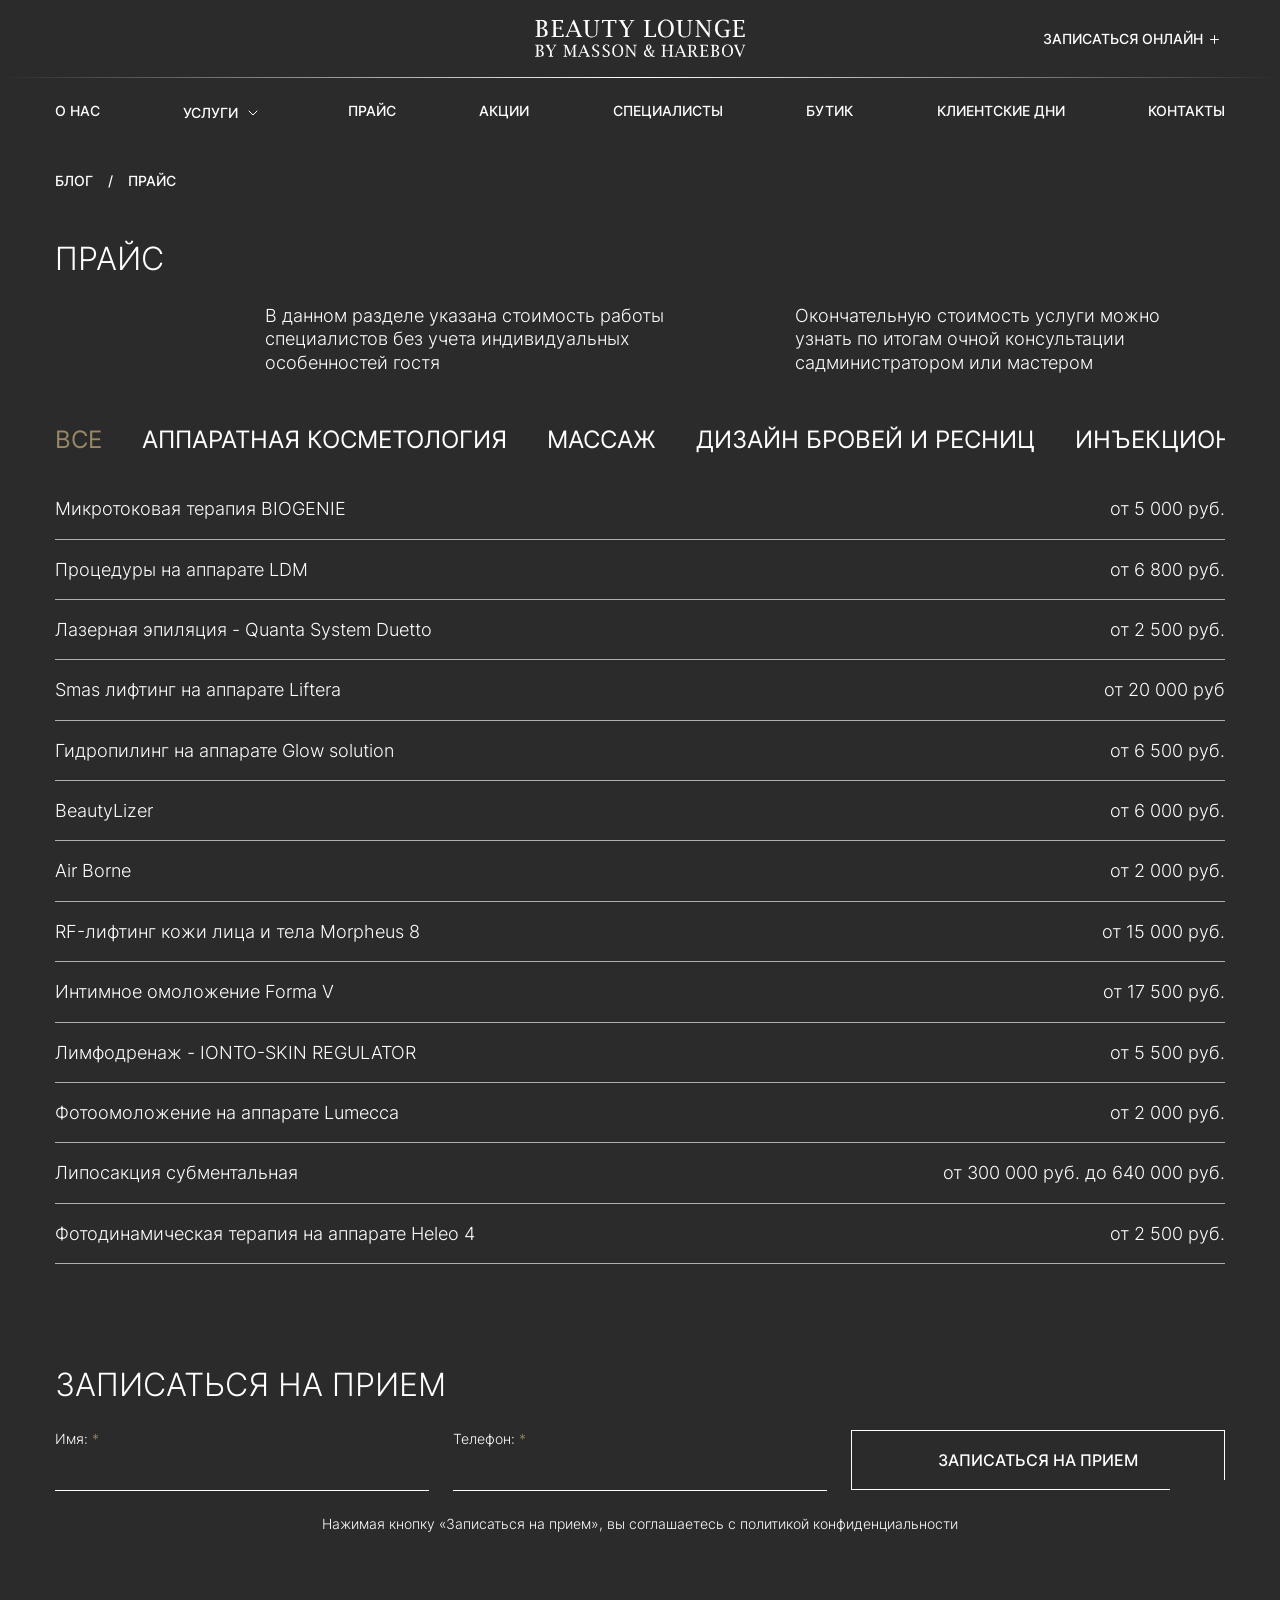
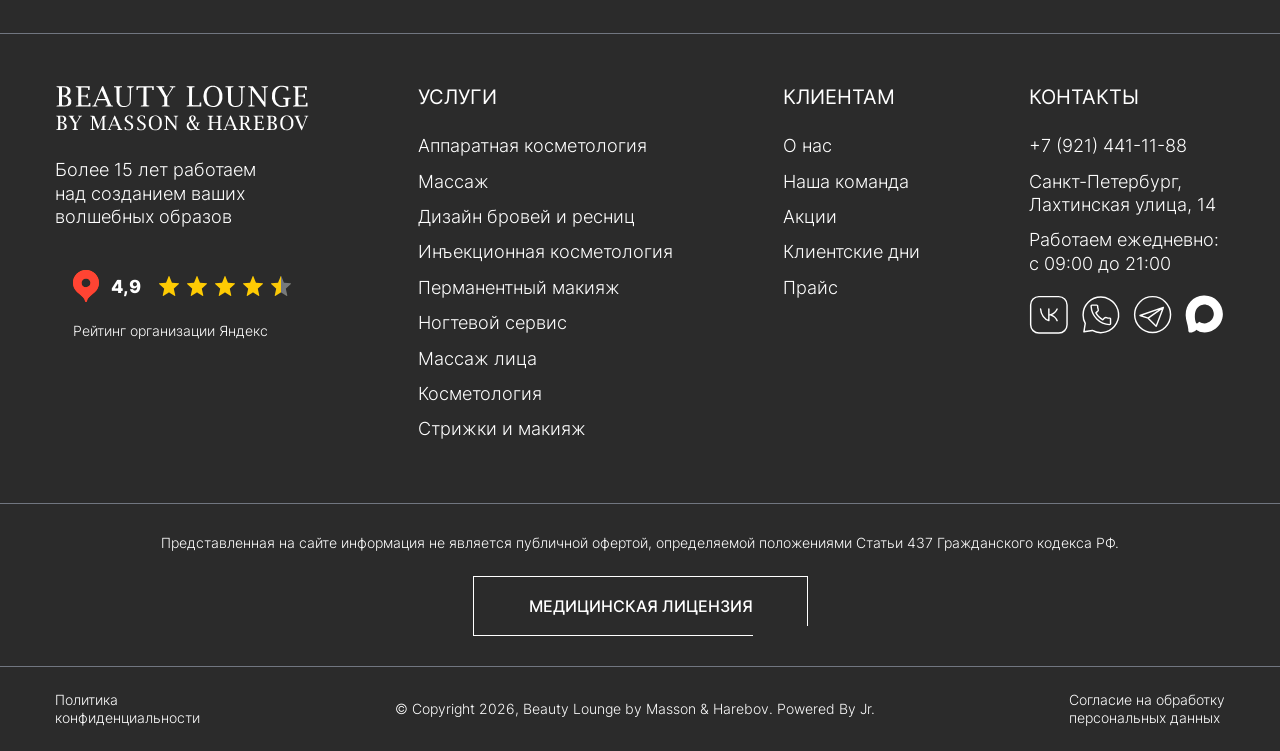
<file: price.html>
<!DOCTYPE html>

<html lang="ru">

<head>
	<meta charset="utf-8" />
	<title>price</title>
	<meta name="description" content="" />
	<meta http-equiv="X-UA-Compatible" content="IE=edge" />
	<meta name="viewport" content="width=device-width, initial-scale=1.0, maximum-scale=1.0, user-scalable=no">
    

    <link rel="stylesheet" href="css/fontawesome-all.css" />
    <link rel="stylesheet" href="css/animate.css" />
    <link rel="stylesheet" href="css/slick.css" />
    <link rel="stylesheet" href="css/slick-theme.css" />
    <link rel="stylesheet" href="css/jquery.fancybox.css" />
    <!--<link rel="stylesheet" href="css/select2.min.css" />-->
    <link rel="stylesheet" href="css/swiper-bundle.min.css" />
    <link rel="stylesheet" href="css/fonts.css" />
    <link rel="stylesheet" href="css/reset.css" />
    <link rel="stylesheet" href="css/style.css" />
    <link rel="stylesheet" href="css/media.css" />
	
	

</head>
<body>

    <div class="wrap">
    
    <!-- HEADER
    ================================= -->
    <div class="header header_inner">
        <div class="header__top">
            <div class="container">
                <div class="cols">
                    <div class="col col_left">
                        <div class="items">
                            <div class="item show1200">
                                <div class="burger"></div>
                            </div>
                        </div>
                    </div>
                    <div class="col col_right">
                        <div class="items">
                            <div class="item show1200">
                                <a href="" class="phone-mob"></a>
                            </div>
                            <div class="item hidd1200">
                                <div class="enroll">
                                    <a href="" class="btn btn-enroll">ЗАПИСАТЬСЯ ОНЛАЙН <i class="i-plus-white"></i></a>
                                    <div class="enroll-drop">
                                        <div class="enroll-drop__item">
                                            <a href=""><i class="i-wh"></i> Написать в whatsapp</a>
                                        </div>
                                        <div class="enroll-drop__item">
                                            <a href=""><i class="i-max"></i> Написать в max</a>
                                        </div>
                                        <div class="enroll-drop__item">
                                            <a href=""><i class="i-tg"></i> Написать в telegram</a>
                                        </div>
                                        <div class="enroll-drop__item">
                                            <a href=""><i class="i-vk"></i> Написать в вконтакте</a>
                                        </div>
                                    </div>
                                </div>
                            </div>
                        </div>
                    </div>
                </div>
                
            </div>
            <div class="logo">
                <a href="">
                    <img class="hidd1200" src="img/header/logo.svg" alt="">
                    <img class="show1200" src="img/header/logo_mob.svg" alt="">
                </a>
            </div>
        </div>
        <div class="header__bottom hidd1200">
            <div class="container">
                <div class="nav">
                    <ul>
                        <li><a href="">О нас</a></li>
                        <li><a href="">Услуги <i></i></a>
                            <ul>
                                <li><a href="">Аппаратная косметология</a></li>
                                <li><a href="">массаж</a></li>
                                <li><a href="">дизайн бровей и ресниц</a></li>
                                <li><a href="">Инъекционная косметология</a></li>
                                <li><a href="">Перманентный макияж</a></li>
                                <li><a href="">Ногтевой сервис</a></li>
                                <li><a href="">косметология</a></li>
                                <li><a href="">стрижки и макияж</a></li>
                            </ul>
                        </li>
                        <li><a href="">Прайс</a></li>
                        <li><a href="">Акции</a></li>
                        <li><a href="">Специалисты</a></li>
                        <li><a href="">Бутик</a></li>
                        <li><a href="">Клиентские дни</a></li>
                        <li><a href="">Контакты</a></li>
                    </ul>
                </div>
            </div>
        </div>
        <div class="menu-mob">
            <div class="nav-mob">
                <div class="nav-mob__level-1">
                    <ul>
                        <li><a href="">О нас</a></li>
                        <li><a href="" class="open-1" data-openid_1="level-2_1">Услуги <i></i></a></li>
                        <li><a href="">Прайс</a></li>
                        <li><a href="">Акции</a></li>
                        <li><a href="">Специалисты</a></li>
                        <li><a href="">Бутик</a></li>
                        <li><a href="">Клиентские дни</a></li>
                        <li><a href="">Контакты</a></li>                    
                    </ul>
                </div>
                <div class="nav-mob__level-2" id="level-2_1">
                    <div class="level-back level-back-1"><i></i> Услуги</div>
                    <ul>
                        <li><a href="">Аппаратная косметология</a></li>
                        <li><a href="">массаж</a></li>
                        <li><a href="">дизайн бровей и ресниц</a></li>
                        <li><a href="">Инъекционная косметология</a></li>
                        <li><a href="">Перманентный макияж</a></li>
                        <li><a href="">Ногтевой сервис</a></li>
                        <li><a href="">косметология</a></li>
                        <li><a href="">стрижки и макияж</a></li>
                    </ul>
                </div>
            </div>
            <div class="mob-soc">
                <div class="sub">МЫ В СОЦСЕТЯХ</div>
                <a class="mob-soc__item" href=""><img src="img/footer/vk.svg" alt=""> ВКонтакте</a>
                <a class="mob-soc__item" href=""><img src="img/footer/wh.svg" alt=""> WhatsApp</a>
                <a class="mob-soc__item" href=""><img src="img/footer/tg.svg" alt=""> Telegram</a>
                <a class="mob-soc__item" href=""><img src="img/footer/max.svg" alt=""> Max</a>
            </div>
        </div>
        
    </div>

    <!-- CONTENT
    ================================= -->
    <div class="content">
        <div class="content__top hidd1200">
            <div class="container">
                <div class="breadcrumbs">
                    <ul>
                        <li><a href="">блог</a></li>
                        <li>прайс</li>
                    </ul>                
                </div>
            </div>
        </div>
        <div class="content__body">
            <div class="container">
                <h1>ПРАЙС</h1>
                <div class="about p-l">
                    <div class="items">
                        <div class="item">
                            <p>В данном разделе указана стоимость работы специалистов без учета индивидуальных особенностей гостя</p>
                        </div>
                        <div class="item">
                            <p>Окончательную стоимость услуги можно<br> узнать по итогам очной консультации садминистратором или мастером</p>
                        </div>
                    </div>
                </div>
                <div class="sorting">
                    <div class="arrow-append">
                        <div class="swiper-button-next" id="swiper-button-next_6"></div>
                        <div class="swiper-button-prev" id="swiper-button-prev_6"></div> 
                    </div>
                    <div class="slider-wrap overflow-hidden">
                        <div class="swiper-sorting">
                            <div class="swiper-wrapper">
                                <div class="swiper-slide">
                                    <div class="item active">
                                        <a href="">Все</a>
                                    </div>
                                </div>
                                <div class="swiper-slide">
                                    <div class="item">
                                        <a href="">Аппаратная косметология</a>
                                    </div>
                                </div>
                                <div class="swiper-slide">
                                    <div class="item">
                                        <a href="">Массаж</a>
                                    </div>
                                </div>
                                <div class="swiper-slide">
                                    <div class="item">
                                        <a href="">Дизайн бровей и ресниц</a>
                                    </div>
                                </div>
                                <div class="swiper-slide">
                                    <div class="item">
                                        <a href="">Инъекционная косметология</a>
                                    </div>
                                </div>
                                <div class="swiper-slide">
                                    <div class="item">
                                        <a href="">Инъекционная косметология</a>
                                    </div>
                                </div>
                                <div class="swiper-slide">
                                    <div class="item">
                                        <a href="">Инъекционная косметология</a>
                                    </div>
                                </div>
                                <div class="swiper-slide">
                                    <div class="item">
                                        <a href="">Инъекционная косметология</a>
                                    </div>
                                </div>
                                <div class="swiper-slide">
                                    <div class="item">
                                        <a href="">Инъекционная косметология</a>
                                    </div>
                                </div>
                            </div>
                        </div>
                    </div>
                </div>
                <div class="price-list">
                    <div class="price-list__item">
                        <a href="">
                            <div class="price-list__in">
                                <div class="f">Микротоковая терапия BIOGENIE</div>
                                <div class="s">от 5 000 руб.</div>
                            </div>
                        </a>
                    </div>
                    <div class="price-list__item">
                        <a href="">
                            <div class="price-list__in">
                                <div class="f">Процедуры на аппарате LDM</div>
                                <div class="s">от 6 800 руб.</div>
                            </div>
                        </a>
                    </div>
                    <div class="price-list__item">
                        <a href="">
                            <div class="price-list__in">
                                <div class="f">Лазерная эпиляция - Quanta System Duetto</div>
                                <div class="s">от 2 500 руб.</div>
                            </div>
                        </a>
                    </div>
                    <div class="price-list__item">
                        <a href="">
                            <div class="price-list__in">
                                <div class="f">Smas лифтинг на аппарате Liftera</div>
                                <div class="s">от 20 000 руб</div>
                            </div>
                        </a>
                    </div>
                    <div class="price-list__item">
                        <a href="">
                            <div class="price-list__in">
                                <div class="f">Гидропилинг на аппарате Glow solution</div>
                                <div class="s">от 6 500 руб.</div>
                            </div>
                        </a>
                    </div>
                    <div class="price-list__item">
                        <a href="">
                            <div class="price-list__in">
                                <div class="f">BeautyLizer</div>
                                <div class="s">от 6 000 руб.</div>
                            </div>
                        </a>
                    </div>
                    <div class="price-list__item">
                        <a href="">
                            <div class="price-list__in">
                                <div class="f">Air Borne</div>
                                <div class="s">от 2 000 руб.</div>
                            </div>
                        </a>
                    </div>
                    <div class="price-list__item">
                        <a href="">
                            <div class="price-list__in">
                                <div class="f">RF-лифтинг кожи лица и тела Morpheus 8</div>
                                <div class="s">от 15 000 руб.</div>
                            </div>
                        </a>
                    </div>
                    <div class="price-list__item">
                        <a href="">
                            <div class="price-list__in">
                                <div class="f">Интимное омоложение Forma V</div>
                                <div class="s">от 17 500 руб.</div>
                            </div>
                        </a>
                    </div>
                    <div class="price-list__item">
                        <a href="">
                            <div class="price-list__in">
                                <div class="f">Лимфодренаж - IONTO-SKIN REGULATOR</div>
                                <div class="s">от 5 500 руб.</div>
                            </div>
                        </a>
                    </div>
                    <div class="price-list__item">
                        <a href="">
                            <div class="price-list__in">
                                <div class="f">Фотоомоложение на аппарате Lumecca</div>
                                <div class="s">от 2 000 руб.</div>
                            </div>
                        </a>
                    </div>
                    <div class="price-list__item">
                        <a href="">
                            <div class="price-list__in">
                                <div class="f">Липосакция субментальная</div>
                                <div class="s">от 300 000 руб. до 640 000 руб.</div>
                            </div>
                        </a>
                    </div>
                    <div class="price-list__item">
                        <a href="">
                            <div class="price-list__in">
                                <div class="f">Фотодинамическая терапия на аппарате Heleo 4</div>
                                <div class="s">от 2 500 руб.</div>
                            </div>
                        </a>
                    </div>
                </div>
            </div>
        </div>
    </div>
    
    <!-- ACTION
    ================================= -->
    <div class="action-section">
        <div class="container">
            <h2 class="title-block">Записаться на прием</h2>
            <div class="action">
                <form>
                    <div class="cols">
                        <div class="col">
                            <label class="label">Имя: <span>*</span></label>
                            <input type="text" name="" placeholder="">
                        </div>
                        <div class="col">
                            <label class="label">Телефон: <span>*</span></label>
                            <input class="mask" type="text" name="" placeholder="">
                        </div>
                        <div class="col">
                            <button class="btn btn-border-white action__btn">записаться на прием</button>
                        </div>
                    </div>
                </form>
                <div class="agree">Нажимая кнопку «Записаться на прием», вы соглашаетесь с политикой конфиденциальности</div>
            </div>
        </div>
    </div>
 
    <!-- FOOTER
    ================================= -->
    <div class="footer">
        <div class="footer__top">
            <div class="container">
                <div class="cols">
                    <div class="col">
                        <div class="logo">
                            <a href="">
                                <img src="img/footer/logo.svg" alt="">
                            </a>
                        </div>
                        <p class="slogan hidd1200">Более 15 лет работаем<br> над созданием ваших<br> волшебных образов</p>
                        <div class="ya hidd1200">
                            <a href="">
                                <div class="ya__in">
                                    <div class="ya__top">
                                        <div class="ya-pin">
                                            <img src="img/footer/pin.svg" alt="">
                                            <span>4,9</span>
                                        </div>
                                        <div class="raiting">
                                            <div class="raiting__item active"></div>
                                            <div class="raiting__item active"></div>
                                            <div class="raiting__item active"></div>
                                            <div class="raiting__item active"></div>
                                            <div class="raiting__item half"></div>
                                        </div>
                                    </div>
                                    <p class="ya__sub">Рейтинг организации Яндекс</p>
                                </div>
                            </a>
                        </div>
                    </div>
                    <div class="col">
                        <div class="subtitle">УСЛУГИ</div>
                        <div class="footer__full">
                            <ul class="footer-nav">
                                <li><a href="">Аппаратная косметология</a></li>
                                <li><a href="">Массаж</a></li>
                                <li><a href="">Дизайн бровей и ресниц</a></li>
                                <li><a href="">Инъекционная косметология</a></li>
                                <li><a href="">Перманентный макияж</a></li>
                                <li><a href="">Ногтевой сервис</a></li>
                                <li><a href="">Массаж лица</a></li>
                                <li><a href="">Косметология</a></li>
                                <li><a href="">Стрижки и макияж</a></li>
                            </ul>
                        </div>
                    </div>
                    <div class="col">
                        <div class="subtitle">КЛИЕНТАМ</div>
                        <div class="footer__full">
                            <ul class="footer-nav">
                                <li><a href="">О нас</a></li>
                                <li><a href="">Наша команда</a></li>
                                <li><a href="">Акции</a></li>
                                <li><a href="">Клиентские дни</a></li>
                                <li><a href="">Прайс</a></li>
                            </ul>
                        </div>
                    </div>
                    <div class="col">
                        <div class="subtitle">КОНТАКТЫ</div>
                        <div class="footer__full">
                            <div class="footer__contacts">
                                <a href="">+7 (921) 441-11-88</a>
                            </div>
                            <div class="footer__contacts">Санкт-Петербург,<br> Лахтинская улица, 14</div>
                            <div class="footer__contacts">Работаем ежедневно:<br> с 09:00 до 21:00</div>
                            <div class="soc">
                                <div class="soc__item">
                                    <a href="">
                                        <img src="img/footer/vk.svg" alt="">
                                    </a>
                                </div>
                                <div class="soc__item">
                                    <a href="">
                                        <img src="img/footer/wh.svg" alt="">
                                    </a>
                                </div>
                                <div class="soc__item">
                                    <a href="">
                                        <img src="img/footer/tg.svg" alt="">
                                    </a>
                                </div>
                                <div class="soc__item">
                                    <a href="">
                                        <img src="img/footer/max.svg" alt="">
                                    </a>
                                </div>
                            </div>
                        </div>
                    </div>
                </div>
            </div>
        </div>
        <div class="footer__middle">
            <div class="container">
                <p class="text">Представленная на сайте информация не является публичной офертой, определяемой положениями Статьи 437 Гражданского кодекса РФ.</p>
                <div class="center">
                    <a href="" class="btn btn-border-white">Медицинская лицензия</a>
                </div>
            </div>
        </div>
        <div class="footer__bottom">
            <div class="container">
                <div class="cols">
                    <div class="col">
                        <p><a href="">Политика<br> конфиденциальности</a></p>
                    </div>
                    <div class="col">
                        <p>© Copyright 2026, Beauty Lounge by Masson & Harebov. Powered By Jr.</p>
                    </div>
                    <div class="col">
                        <p><a href="">Согласие на обработку<br> персональных данных</a></p>
                    </div>
                </div>
            </div>
        </div>
    </div>
    
    </div><!--wrap-->
    
    
    <script src="libs/jquery-3.7.1.min.js"></script>
    <script src="https://api-maps.yandex.ru/2.0/?load=package.full&lang=ru-RU"></script>
    <!--<script src="libs/select2.min.js"></script>-->
    <script src="libs/jquery.fancybox.js"></script>
    <script src="libs/slick.min.js"></script> 
    <script src="libs/swiper-bundle.min.js"></script> 
    <script src="libs/jquery.maskedinput.js"></script>
    <script src="libs/wow.min.js"></script>
    <script src="js/common.js"></script>
 

   
    
</body>
</html>
</file>
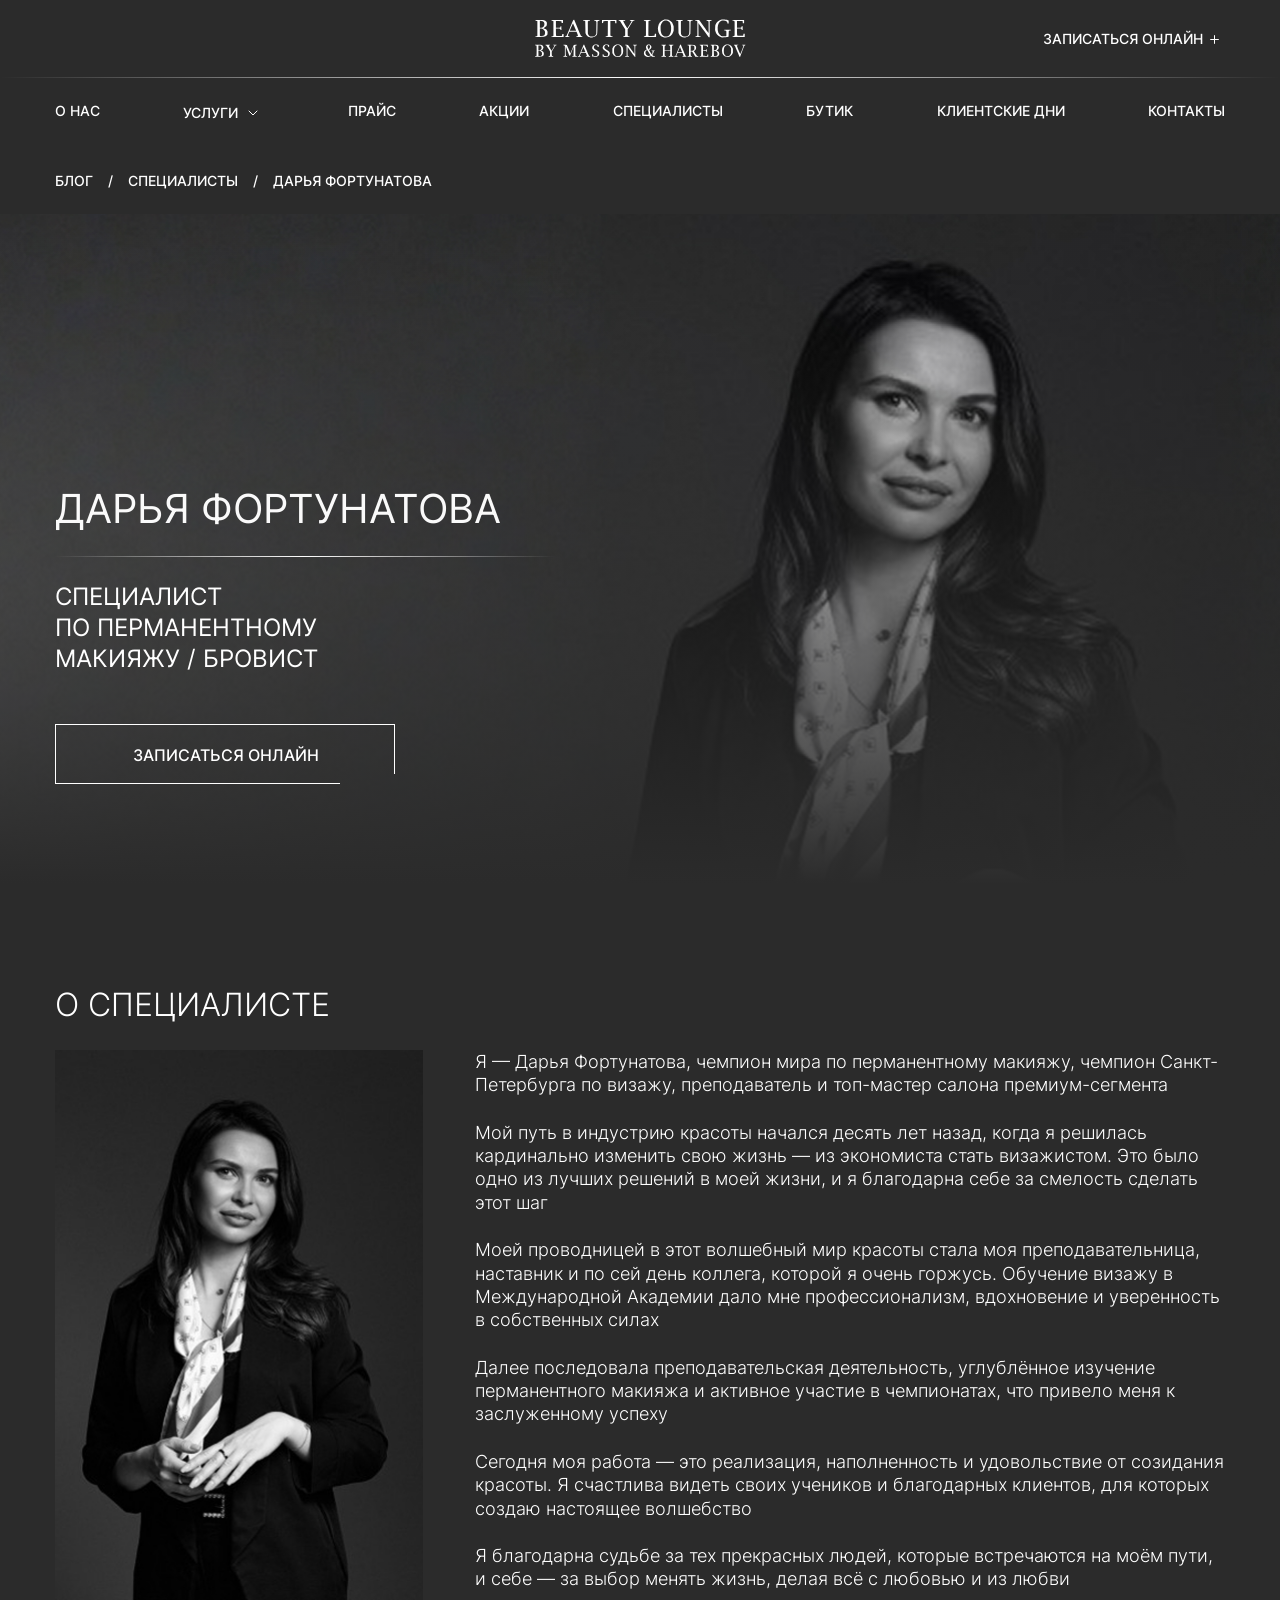
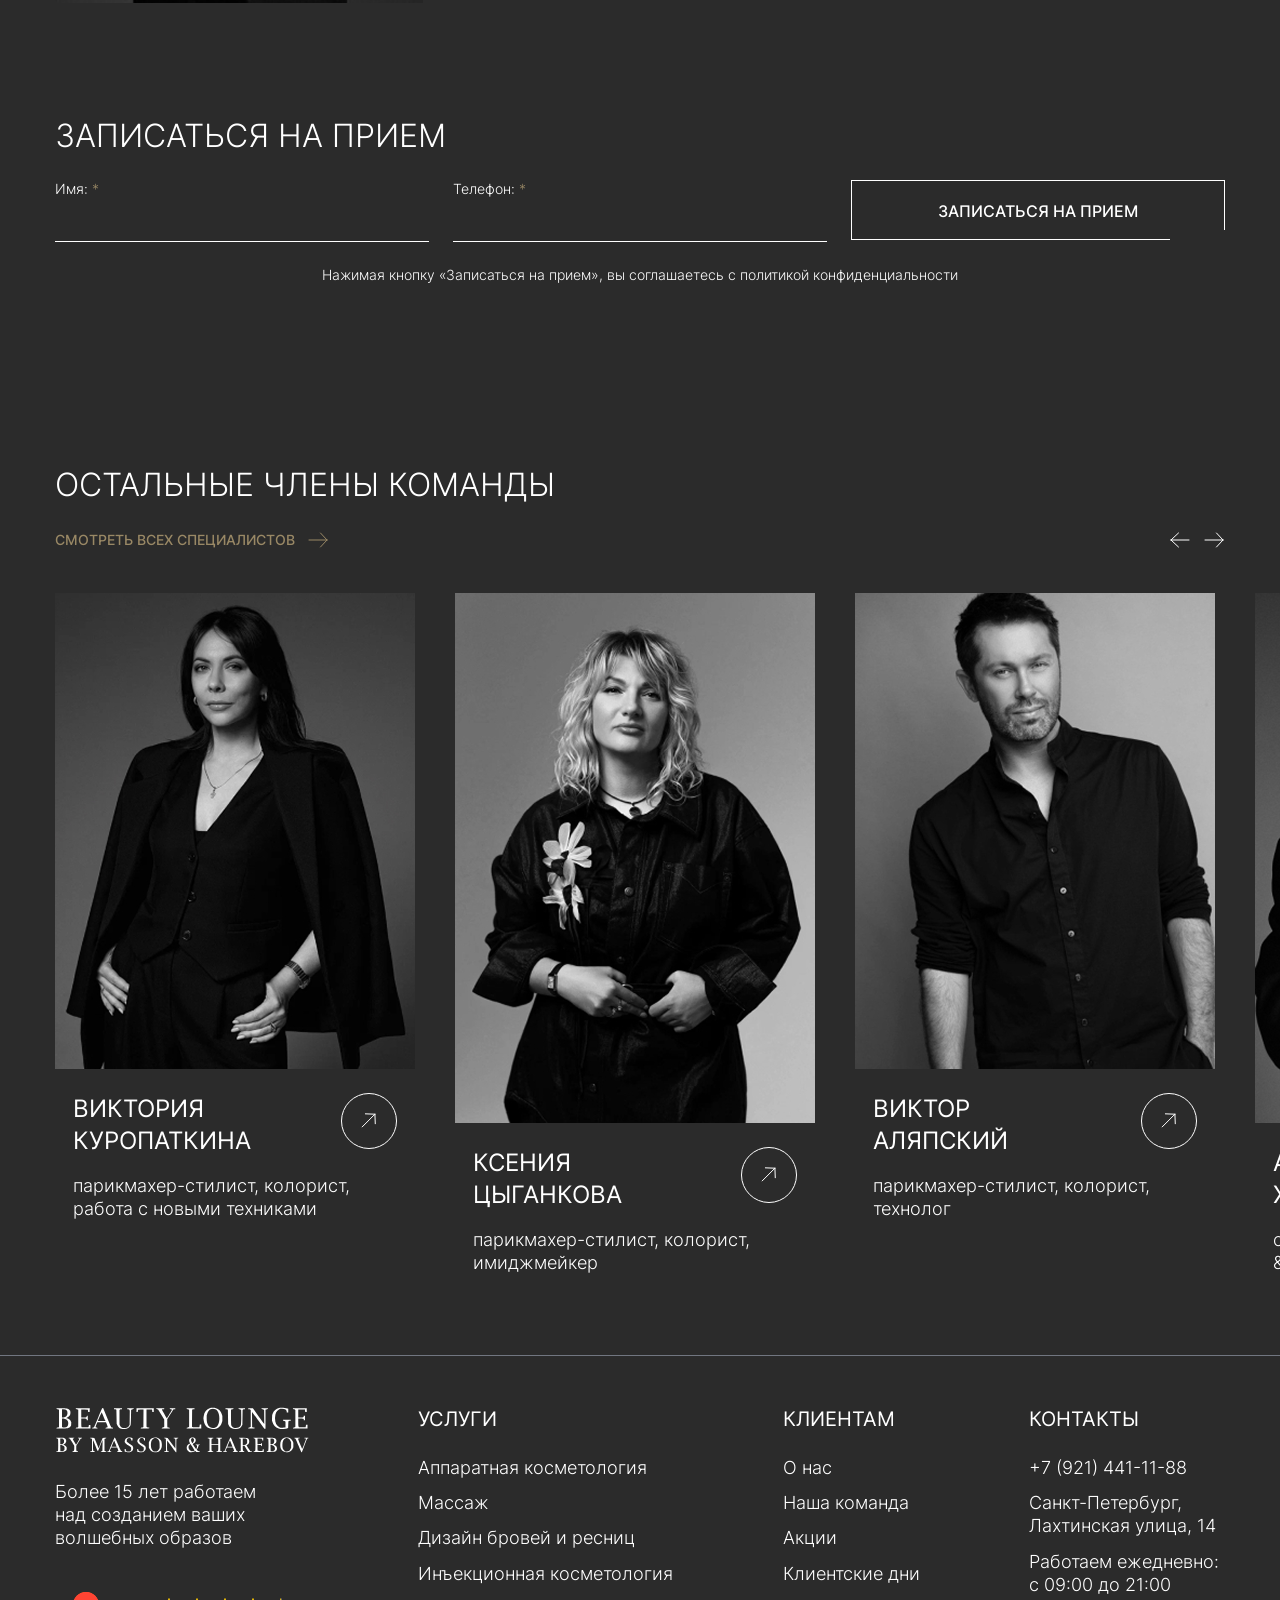
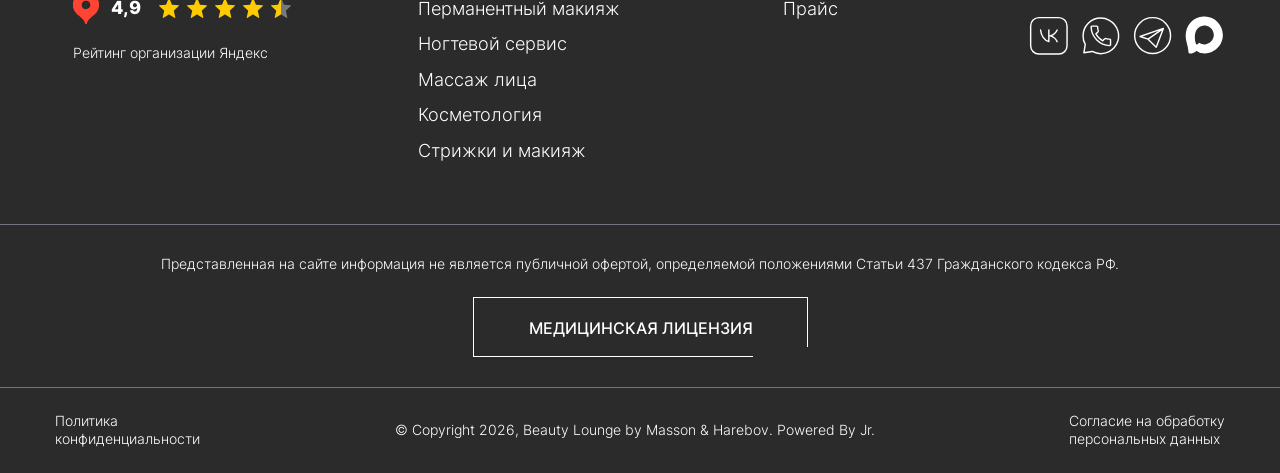
<file: specialist.html>
<!DOCTYPE html>

<html lang="ru">

<head>
	<meta charset="utf-8" />
	<title>specialist</title>
	<meta name="description" content="" />
	<meta http-equiv="X-UA-Compatible" content="IE=edge" />
	<meta name="viewport" content="width=device-width, initial-scale=1.0, maximum-scale=1.0, user-scalable=no">
    

    <link rel="stylesheet" href="css/fontawesome-all.css" />
    <link rel="stylesheet" href="css/animate.css" />
    <link rel="stylesheet" href="css/slick.css" />
    <link rel="stylesheet" href="css/slick-theme.css" />
    <link rel="stylesheet" href="css/jquery.fancybox.css" />
    <!--<link rel="stylesheet" href="css/select2.min.css" />-->
    <link rel="stylesheet" href="css/swiper-bundle.min.css" />
    <link rel="stylesheet" href="css/fonts.css" />
    <link rel="stylesheet" href="css/reset.css" />
    <link rel="stylesheet" href="css/style.css" />
    <link rel="stylesheet" href="css/media.css" />
	
	

</head>
<body>

    <div class="wrap">
    
    <!-- HEADER
    ================================= -->
    <div class="header header_inner">
        <div class="header__top">
            <div class="container">
                <div class="cols">
                    <div class="col col_left">
                        <div class="items">
                            <div class="item show1200">
                                <div class="burger"></div>
                            </div>
                        </div>
                    </div>
                    <div class="col col_right">
                        <div class="items">
                            <div class="item show1200">
                                <a href="" class="phone-mob"></a>
                            </div>
                            <div class="item hidd1200">
                                <div class="enroll">
                                    <a href="" class="btn btn-enroll">ЗАПИСАТЬСЯ ОНЛАЙН <i class="i-plus-white"></i></a>
                                    <div class="enroll-drop">
                                        <div class="enroll-drop__item">
                                            <a href=""><i class="i-wh"></i> Написать в whatsapp</a>
                                        </div>
                                        <div class="enroll-drop__item">
                                            <a href=""><i class="i-max"></i> Написать в max</a>
                                        </div>
                                        <div class="enroll-drop__item">
                                            <a href=""><i class="i-tg"></i> Написать в telegram</a>
                                        </div>
                                        <div class="enroll-drop__item">
                                            <a href=""><i class="i-vk"></i> Написать в вконтакте</a>
                                        </div>
                                    </div>
                                </div>
                            </div>
                        </div>
                    </div>
                </div>
                
            </div>
            <div class="logo">
                <a href="">
                    <img class="hidd1200" src="img/header/logo.svg" alt="">
                    <img class="show1200" src="img/header/logo_mob.svg" alt="">
                </a>
            </div>
        </div>
        <div class="header__bottom hidd1200">
            <div class="container">
                <div class="nav">
                    <ul>
                        <li><a href="">О нас</a></li>
                        <li><a href="">Услуги <i></i></a>
                            <ul>
                                <li><a href="">Аппаратная косметология</a></li>
                                <li><a href="">массаж</a></li>
                                <li><a href="">дизайн бровей и ресниц</a></li>
                                <li><a href="">Инъекционная косметология</a></li>
                                <li><a href="">Перманентный макияж</a></li>
                                <li><a href="">Ногтевой сервис</a></li>
                                <li><a href="">косметология</a></li>
                                <li><a href="">стрижки и макияж</a></li>
                            </ul>
                        </li>
                        <li><a href="">Прайс</a></li>
                        <li><a href="">Акции</a></li>
                        <li><a href="">Специалисты</a></li>
                        <li><a href="">Бутик</a></li>
                        <li><a href="">Клиентские дни</a></li>
                        <li><a href="">Контакты</a></li>
                    </ul>
                </div>
            </div>
        </div>
        <div class="menu-mob">
            <div class="nav-mob">
                <div class="nav-mob__level-1">
                    <ul>
                        <li><a href="">О нас</a></li>
                        <li><a href="" class="open-1" data-openid_1="level-2_1">Услуги <i></i></a></li>
                        <li><a href="">Прайс</a></li>
                        <li><a href="">Акции</a></li>
                        <li><a href="">Специалисты</a></li>
                        <li><a href="">Бутик</a></li>
                        <li><a href="">Клиентские дни</a></li>
                        <li><a href="">Контакты</a></li>                    
                    </ul>
                </div>
                <div class="nav-mob__level-2" id="level-2_1">
                    <div class="level-back level-back-1"><i></i> Услуги</div>
                    <ul>
                        <li><a href="">Аппаратная косметология</a></li>
                        <li><a href="">массаж</a></li>
                        <li><a href="">дизайн бровей и ресниц</a></li>
                        <li><a href="">Инъекционная косметология</a></li>
                        <li><a href="">Перманентный макияж</a></li>
                        <li><a href="">Ногтевой сервис</a></li>
                        <li><a href="">косметология</a></li>
                        <li><a href="">стрижки и макияж</a></li>
                    </ul>
                </div>
            </div>
            <div class="mob-soc">
                <div class="sub">МЫ В СОЦСЕТЯХ</div>
                <a class="mob-soc__item" href=""><img src="img/footer/vk.svg" alt=""> ВКонтакте</a>
                <a class="mob-soc__item" href=""><img src="img/footer/wh.svg" alt=""> WhatsApp</a>
                <a class="mob-soc__item" href=""><img src="img/footer/tg.svg" alt=""> Telegram</a>
                <a class="mob-soc__item" href=""><img src="img/footer/max.svg" alt=""> Max</a>
            </div>
        </div>
        
    </div>

    <!-- CONTENT
    ================================= -->
    <div class="content">
        <div class="content__top hidd1200">
            <div class="container">
                <div class="breadcrumbs">
                    <ul>
                        <li><a href="">блог</a></li>
                        <li><a href="">специалисты</a></li>
                        <li>Дарья Фортунатова</li>
                    </ul>                
                </div>
            </div>
        </div>
        <div class="well">
            <div class="pic pic_des">
                <img src="img/well/pic_1.jpg" alt="">
            </div>
            <div class="pic pic_mob">
                <img src="img/spec/pic_1.jpg" alt="">
            </div>
            <div class="container">
                <div class="in">
                    <div class="vert">
                        <h1 class="title">
                            <span>Дарья Фортунатова</span>
                        </h1>
                        <p>Специалист<br> по перманентному<br> макияжу / бровист</p>
                        <a href="" class="btn btn-border-white">записаться онлайн</a>
                    </div>
                </div>
            </div>
        </div>
        <div class="spec">
            <div class="container">
                <h2 class="title-block">О специалисте</h2>
                <div class="spec__cols">
                    <div class="spec__left">
                        <div class="pic">
                            <img src="img/spec/pic_1.jpg" alt="">
                        </div>
                    </div>
                    <div class="spec__right">
                        <p>Я — Дарья Фортунатова, чемпион мира по перманентному макияжу, чемпион Санкт-Петербурга по визажу, преподаватель и топ-мастер салона премиум-сегмента</p>
                        <p>Мой путь в индустрию красоты начался десять лет назад, когда я решилась кардинально изменить свою жизнь — из экономиста стать визажистом. Это было одно из лучших решений в моей жизни, и я благодарна себе за смелость сделать этот шаг</p>
                        <p>Моей проводницей в этот волшебный мир красоты стала моя преподавательница, наставник и по сей день коллега, которой я очень горжусь. Обучение визажу в Международной Академии дало мне профессионализм, вдохновение и уверенность в собственных силах</p>
                        <p>Далее последовала преподавательская деятельность, углублённое изучение перманентного макияжа и активное участие в чемпионатах, что привело меня к заслуженному успеху</p>
                        <p>Сегодня моя работа — это реализация, наполненность и удовольствие от созидания красоты. Я счастлива видеть своих учеников и благодарных клиентов, для которых создаю настоящее волшебство</p>
                        <p>Я благодарна судьбе за тех прекрасных людей, которые встречаются на моём пути, и себе — за выбор менять жизнь, делая всё с любовью и из любви</p>
                    </div>
                </div>
            </div>
        </div>
    </div>

    <!-- ACTION
    ================================= -->
    <div class="action-section">
        <div class="container">
            <h2 class="title-block">Записаться на прием</h2>
            <div class="action">
                <form>
                    <div class="cols">
                        <div class="col">
                            <label class="label">Имя: <span>*</span></label>
                            <input type="text" name="" placeholder="">
                        </div>
                        <div class="col">
                            <label class="label">Телефон: <span>*</span></label>
                            <input class="mask" type="text" name="" placeholder="">
                        </div>
                        <div class="col">
                            <button class="btn btn-border-white action__btn">записаться на прием</button>
                        </div>
                    </div>
                </form>
                <div class="agree">Нажимая кнопку «Записаться на прием», вы соглашаетесь с политикой конфиденциальности</div>
            </div>
        </div>
    </div>

    <!-- TEAM
    ================================= -->
    <div class="section overflow-hidden">
        <div class="container">
            <h2 class="title-block">остальные члены команды</h2>
            <div class="b-head">
                <div class="cols">
                    <div class="col">
                        <div class="go-to">
                            <a href="">Смотреть всех специалистов <i></i></a>
                        </div>
                    </div>
                    <div class="col">
                        <div class="arrow-append">
                            <div class="swiper-button-next" id="swiper-button-next_3"></div>
                            <div class="swiper-button-prev" id="swiper-button-prev_3"></div> 
                        </div>
                    </div>
                </div>
            </div>
            <div class="team">
                <div class="slider-wrap overflow-hidden">
                    <div class="swiper-team">
                        <div class="swiper-wrapper">
                            <div class="swiper-slide">
                                <div class="item">
                                    <a href="">
                                        <div class="in">
                                            <div class="pic">
                                                <img src="img/team/pic_1.jpg" alt="">
                                            </div>
                                            <div class="bottom">
                                                <div class="top">
                                                    <div class="title">Виктория<br> Куропаткина</div>
                                                    <div class="btn btn-up-white"></div>
                                                </div>
                                                <p>парикмахер-стилист, колорист, работа с новыми техниками</p>
                                            </div>
                                        </div>
                                    </a>
                                </div>
                            </div>
                            <div class="swiper-slide">
                                <div class="item">
                                    <a href="">
                                        <div class="in">
                                            <div class="pic big">
                                                <img src="img/team/pic_2.jpg" alt="">
                                            </div>
                                            <div class="bottom">
                                                <div class="top">
                                                    <div class="title">Ксения<br> Цыганкова</div>
                                                    <div class="btn btn-up-white"></div>
                                                </div>
                                                <p>парикмахер-стилист, колорист, имиджмейкер</p>
                                            </div>
                                        </div>
                                    </a>
                                </div>
                            </div>
                            <div class="swiper-slide">
                                <div class="item">
                                    <a href="">
                                        <div class="in">
                                            <div class="pic">
                                                <img src="img/team/pic_3.jpg" alt="">
                                            </div>
                                            <div class="bottom">
                                                <div class="top">
                                                    <div class="title">Виктор<br> Аляпский</div>
                                                    <div class="btn btn-up-white"></div>
                                                </div>
                                                <p>парикмахер-стилист, колорист, технолог</p>
                                            </div>
                                        </div>
                                    </a>
                                </div>
                            </div>
                            <div class="swiper-slide">
                                <div class="item">
                                    <a href="">
                                        <div class="in">
                                            <div class="pic big">
                                                <img src="img/team/pic_4.jpg" alt="">
                                            </div>
                                            <div class="bottom">
                                                <div class="top">
                                                    <div class="title">Антон<br> Харебов</div>
                                                    <div class="btn btn-up-white"></div>
                                                </div>
                                                <p>ceo / основатель beauty lounge salon & boutique</p>
                                            </div>
                                        </div>
                                    </a>
                                </div>
                            </div>
                            <div class="swiper-slide">
                                <div class="item">
                                    <a href="">
                                        <div class="in">
                                            <div class="pic">
                                                <img src="img/team/pic_4.jpg" alt="">
                                            </div>
                                            <div class="bottom">
                                                <div class="top">
                                                    <div class="title">Антон<br> Харебов</div>
                                                    <div class="btn btn-up-white"></div>
                                                </div>
                                                <p>ceo / основатель beauty lounge salon & boutique</p>
                                            </div>
                                        </div>
                                    </a>
                                </div>
                            </div>
                            <div class="swiper-slide">
                                <div class="item">
                                    <a href="">
                                        <div class="in">
                                            <div class="pic big">
                                                <img src="img/team/pic_4.jpg" alt="">
                                            </div>
                                            <div class="bottom">
                                                <div class="top">
                                                    <div class="title">Антон<br> Харебов</div>
                                                    <div class="btn btn-up-white"></div>
                                                </div>
                                                <p>ceo / основатель beauty lounge salon & boutique</p>
                                            </div>
                                        </div>
                                    </a>
                                </div>
                            </div>
                        </div>    
                    </div>
                </div>
            </div>
        </div>
    </div>
 
    <!-- FOOTER
    ================================= -->
    <div class="footer">
        <div class="footer__top">
            <div class="container">
                <div class="cols">
                    <div class="col">
                        <div class="logo">
                            <a href="">
                                <img src="img/footer/logo.svg" alt="">
                            </a>
                        </div>
                        <p class="slogan hidd1200">Более 15 лет работаем<br> над созданием ваших<br> волшебных образов</p>
                        <div class="ya hidd1200">
                            <a href="">
                                <div class="ya__in">
                                    <div class="ya__top">
                                        <div class="ya-pin">
                                            <img src="img/footer/pin.svg" alt="">
                                            <span>4,9</span>
                                        </div>
                                        <div class="raiting">
                                            <div class="raiting__item active"></div>
                                            <div class="raiting__item active"></div>
                                            <div class="raiting__item active"></div>
                                            <div class="raiting__item active"></div>
                                            <div class="raiting__item half"></div>
                                        </div>
                                    </div>
                                    <p class="ya__sub">Рейтинг организации Яндекс</p>
                                </div>
                            </a>
                        </div>
                    </div>
                    <div class="col">
                        <div class="subtitle">УСЛУГИ</div>
                        <div class="footer__full">
                            <ul class="footer-nav">
                                <li><a href="">Аппаратная косметология</a></li>
                                <li><a href="">Массаж</a></li>
                                <li><a href="">Дизайн бровей и ресниц</a></li>
                                <li><a href="">Инъекционная косметология</a></li>
                                <li><a href="">Перманентный макияж</a></li>
                                <li><a href="">Ногтевой сервис</a></li>
                                <li><a href="">Массаж лица</a></li>
                                <li><a href="">Косметология</a></li>
                                <li><a href="">Стрижки и макияж</a></li>
                            </ul>
                        </div>
                    </div>
                    <div class="col">
                        <div class="subtitle">КЛИЕНТАМ</div>
                        <div class="footer__full">
                            <ul class="footer-nav">
                                <li><a href="">О нас</a></li>
                                <li><a href="">Наша команда</a></li>
                                <li><a href="">Акции</a></li>
                                <li><a href="">Клиентские дни</a></li>
                                <li><a href="">Прайс</a></li>
                            </ul>
                        </div>
                    </div>
                    <div class="col">
                        <div class="subtitle">КОНТАКТЫ</div>
                        <div class="footer__full">
                            <div class="footer__contacts">
                                <a href="">+7 (921) 441-11-88</a>
                            </div>
                            <div class="footer__contacts">Санкт-Петербург,<br> Лахтинская улица, 14</div>
                            <div class="footer__contacts">Работаем ежедневно:<br> с 09:00 до 21:00</div>
                            <div class="soc">
                                <div class="soc__item">
                                    <a href="">
                                        <img src="img/footer/vk.svg" alt="">
                                    </a>
                                </div>
                                <div class="soc__item">
                                    <a href="">
                                        <img src="img/footer/wh.svg" alt="">
                                    </a>
                                </div>
                                <div class="soc__item">
                                    <a href="">
                                        <img src="img/footer/tg.svg" alt="">
                                    </a>
                                </div>
                                <div class="soc__item">
                                    <a href="">
                                        <img src="img/footer/max.svg" alt="">
                                    </a>
                                </div>
                            </div>
                        </div>
                    </div>
                </div>
            </div>
        </div>
        <div class="footer__middle">
            <div class="container">
                <p class="text">Представленная на сайте информация не является публичной офертой, определяемой положениями Статьи 437 Гражданского кодекса РФ.</p>
                <div class="center">
                    <a href="" class="btn btn-border-white">Медицинская лицензия</a>
                </div>
            </div>
        </div>
        <div class="footer__bottom">
            <div class="container">
                <div class="cols">
                    <div class="col">
                        <p><a href="">Политика<br> конфиденциальности</a></p>
                    </div>
                    <div class="col">
                        <p>© Copyright 2026, Beauty Lounge by Masson & Harebov. Powered By Jr.</p>
                    </div>
                    <div class="col">
                        <p><a href="">Согласие на обработку<br> персональных данных</a></p>
                    </div>
                </div>
            </div>
        </div>
    </div>
    
    </div><!--wrap-->
    
    
    <script src="libs/jquery-3.7.1.min.js"></script>
    <script src="https://api-maps.yandex.ru/2.0/?load=package.full&lang=ru-RU"></script>
    <!--<script src="libs/select2.min.js"></script>-->
    <script src="libs/jquery.fancybox.js"></script>
    <script src="libs/slick.min.js"></script> 
    <script src="libs/swiper-bundle.min.js"></script> 
    <script src="libs/jquery.maskedinput.js"></script>
    <script src="libs/wow.min.js"></script>
    <script src="js/common.js"></script>
 

   
    
</body>
</html>
</file>
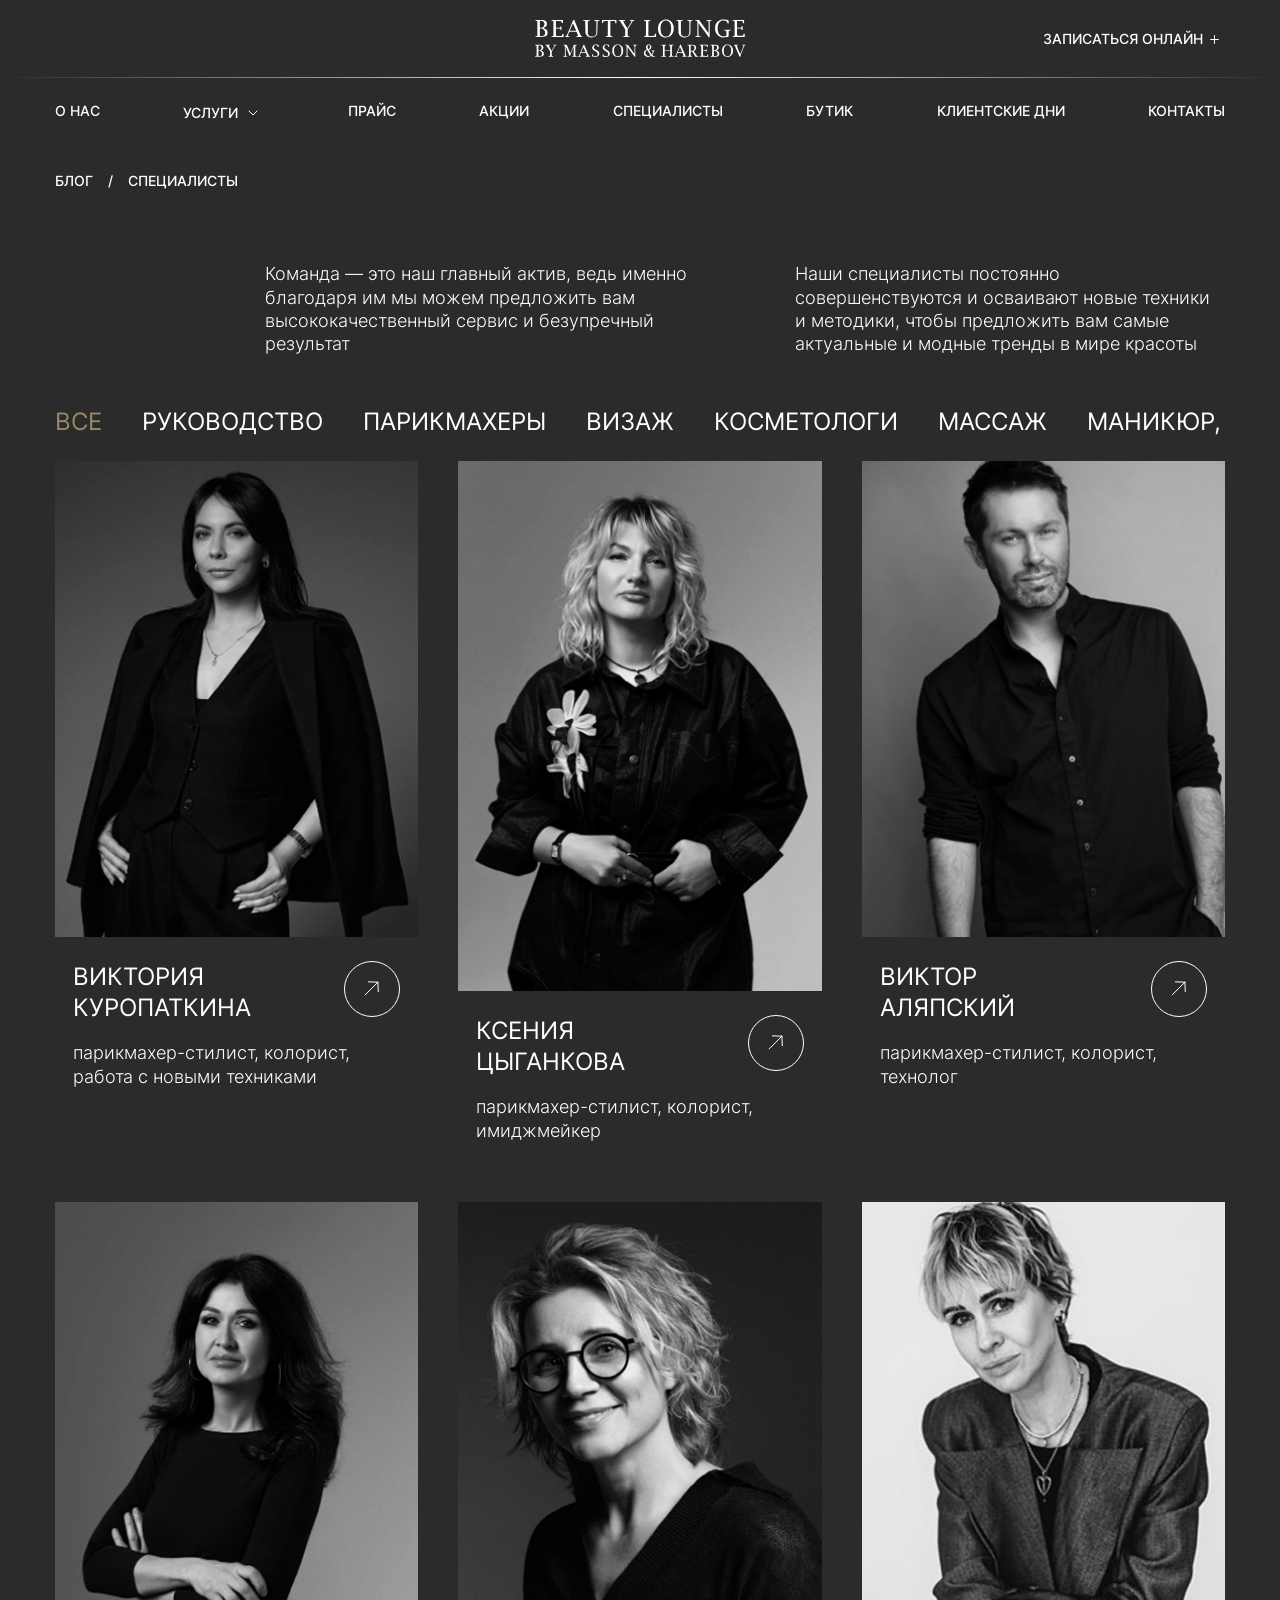
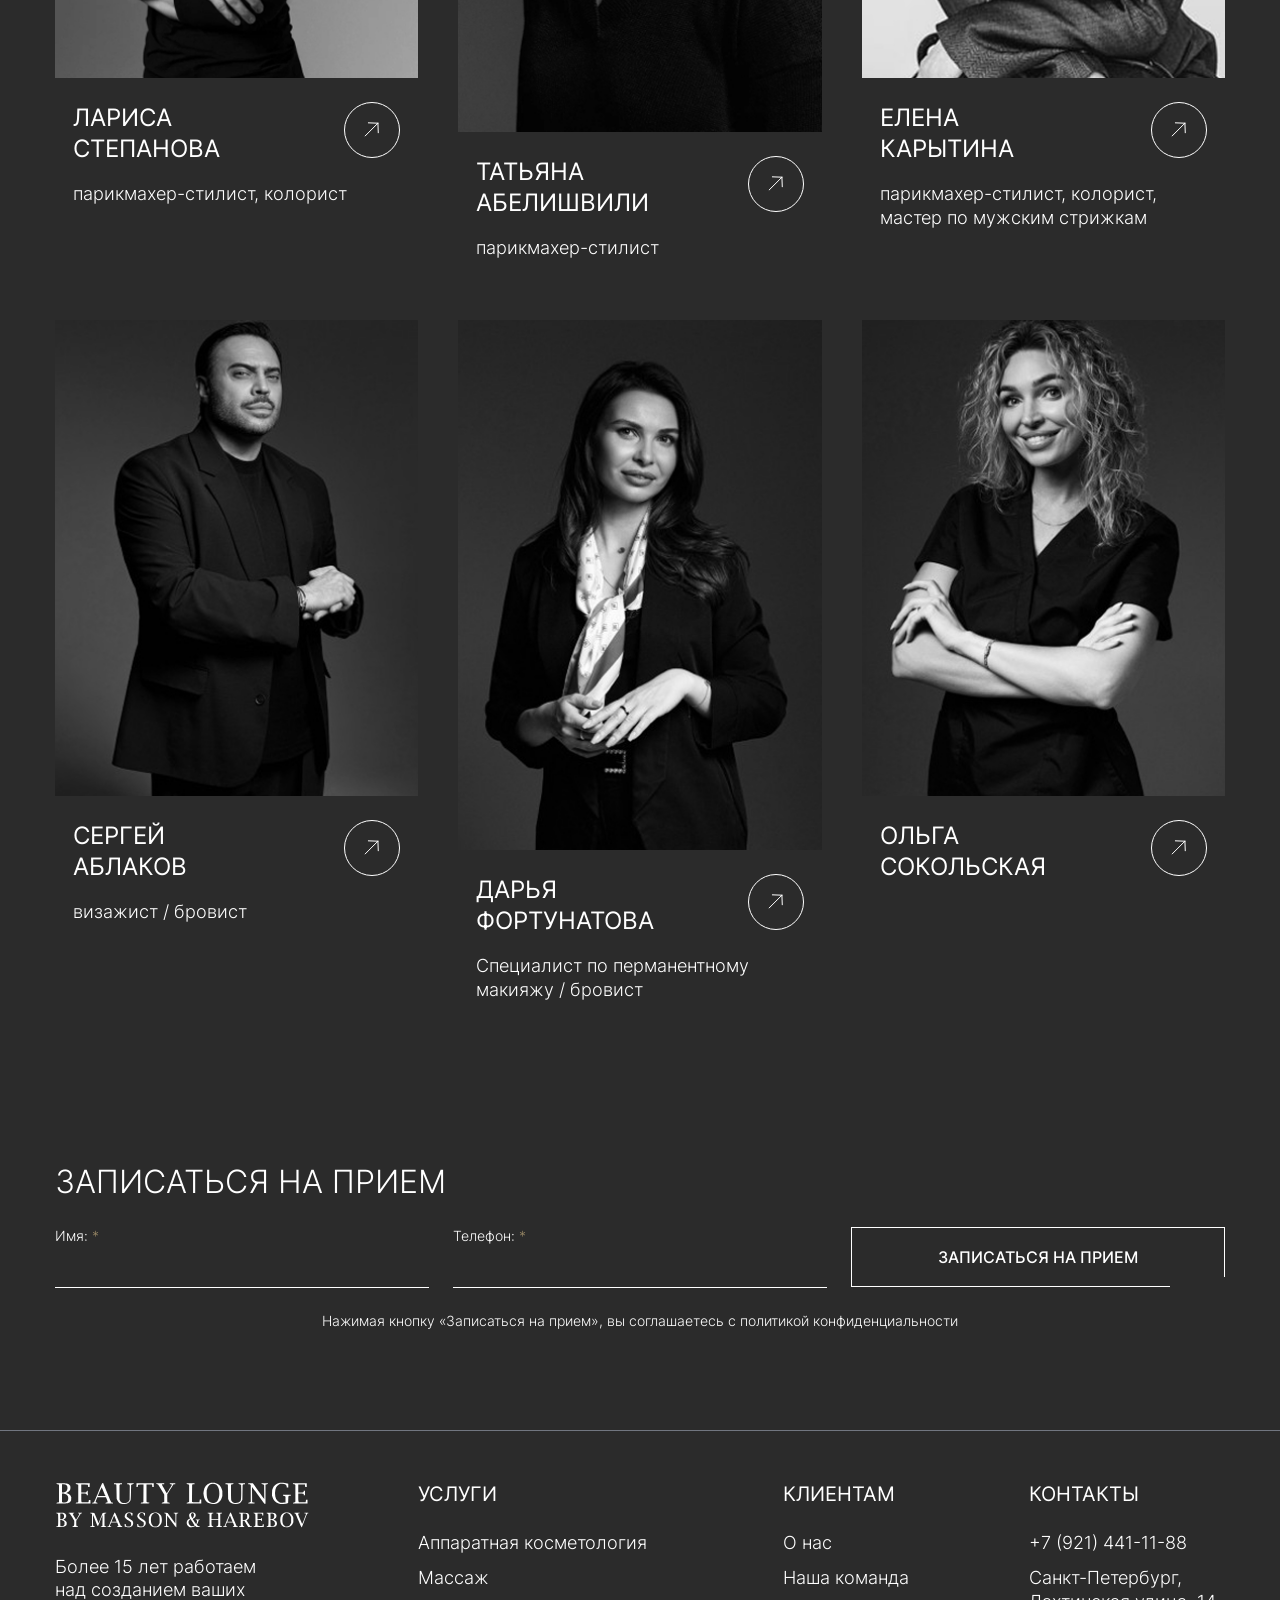
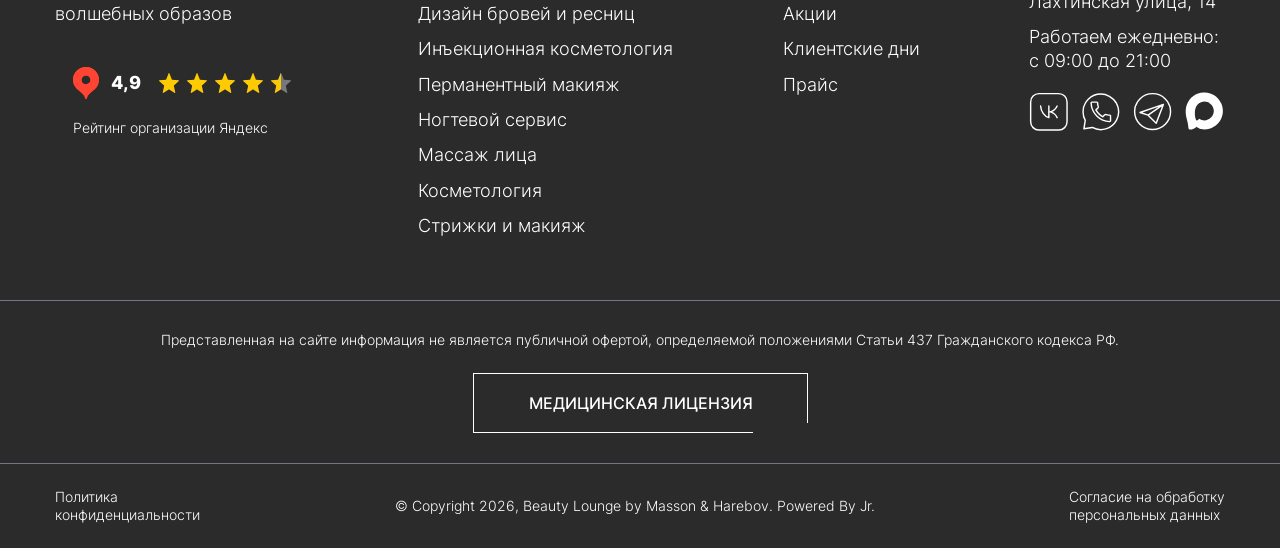
<file: team.html>
<!DOCTYPE html>

<html lang="ru">

<head>
	<meta charset="utf-8" />
	<title>team</title>
	<meta name="description" content="" />
	<meta http-equiv="X-UA-Compatible" content="IE=edge" />
	<meta name="viewport" content="width=device-width, initial-scale=1.0, maximum-scale=1.0, user-scalable=no">
    

    <link rel="stylesheet" href="css/fontawesome-all.css" />
    <link rel="stylesheet" href="css/animate.css" />
    <link rel="stylesheet" href="css/slick.css" />
    <link rel="stylesheet" href="css/slick-theme.css" />
    <link rel="stylesheet" href="css/jquery.fancybox.css" />
    <!--<link rel="stylesheet" href="css/select2.min.css" />-->
    <link rel="stylesheet" href="css/swiper-bundle.min.css" />
    <link rel="stylesheet" href="css/fonts.css" />
    <link rel="stylesheet" href="css/reset.css" />
    <link rel="stylesheet" href="css/style.css" />
    <link rel="stylesheet" href="css/media.css" />
	
	

</head>
<body>

    <div class="wrap">
    
    <!-- HEADER
    ================================= -->
    <div class="header header_inner">
        <div class="header__top">
            <div class="container">
                <div class="cols">
                    <div class="col col_left">
                        <div class="items">
                            <div class="item show1200">
                                <div class="burger"></div>
                            </div>
                        </div>
                    </div>
                    <div class="col col_right">
                        <div class="items">
                            <div class="item show1200">
                                <a href="" class="phone-mob"></a>
                            </div>
                            <div class="item hidd1200">
                                <div class="enroll">
                                    <a href="" class="btn btn-enroll">ЗАПИСАТЬСЯ ОНЛАЙН <i class="i-plus-white"></i></a>
                                    <div class="enroll-drop">
                                        <div class="enroll-drop__item">
                                            <a href=""><i class="i-wh"></i> Написать в whatsapp</a>
                                        </div>
                                        <div class="enroll-drop__item">
                                            <a href=""><i class="i-max"></i> Написать в max</a>
                                        </div>
                                        <div class="enroll-drop__item">
                                            <a href=""><i class="i-tg"></i> Написать в telegram</a>
                                        </div>
                                        <div class="enroll-drop__item">
                                            <a href=""><i class="i-vk"></i> Написать в вконтакте</a>
                                        </div>
                                    </div>
                                </div>
                            </div>
                        </div>
                    </div>
                </div>
                
            </div>
            <div class="logo">
                <a href="">
                    <img class="hidd1200" src="img/header/logo.svg" alt="">
                    <img class="show1200" src="img/header/logo_mob.svg" alt="">
                </a>
            </div>
        </div>
        <div class="header__bottom hidd1200">
            <div class="container">
                <div class="nav">
                    <ul>
                        <li><a href="">О нас</a></li>
                        <li><a href="">Услуги <i></i></a>
                            <ul>
                                <li><a href="">Аппаратная косметология</a></li>
                                <li><a href="">массаж</a></li>
                                <li><a href="">дизайн бровей и ресниц</a></li>
                                <li><a href="">Инъекционная косметология</a></li>
                                <li><a href="">Перманентный макияж</a></li>
                                <li><a href="">Ногтевой сервис</a></li>
                                <li><a href="">косметология</a></li>
                                <li><a href="">стрижки и макияж</a></li>
                            </ul>
                        </li>
                        <li><a href="">Прайс</a></li>
                        <li><a href="">Акции</a></li>
                        <li><a href="">Специалисты</a></li>
                        <li><a href="">Бутик</a></li>
                        <li><a href="">Клиентские дни</a></li>
                        <li><a href="">Контакты</a></li>
                    </ul>
                </div>
            </div>
        </div>
        <div class="menu-mob">
            <div class="nav-mob">
                <div class="nav-mob__level-1">
                    <ul>
                        <li><a href="">О нас</a></li>
                        <li><a href="" class="open-1" data-openid_1="level-2_1">Услуги <i></i></a></li>
                        <li><a href="">Прайс</a></li>
                        <li><a href="">Акции</a></li>
                        <li><a href="">Специалисты</a></li>
                        <li><a href="">Бутик</a></li>
                        <li><a href="">Клиентские дни</a></li>
                        <li><a href="">Контакты</a></li>                    
                    </ul>
                </div>
                <div class="nav-mob__level-2" id="level-2_1">
                    <div class="level-back level-back-1"><i></i> Услуги</div>
                    <ul>
                        <li><a href="">Аппаратная косметология</a></li>
                        <li><a href="">массаж</a></li>
                        <li><a href="">дизайн бровей и ресниц</a></li>
                        <li><a href="">Инъекционная косметология</a></li>
                        <li><a href="">Перманентный макияж</a></li>
                        <li><a href="">Ногтевой сервис</a></li>
                        <li><a href="">косметология</a></li>
                        <li><a href="">стрижки и макияж</a></li>
                    </ul>
                </div>
            </div>
            <div class="mob-soc">
                <div class="sub">МЫ В СОЦСЕТЯХ</div>
                <a class="mob-soc__item" href=""><img src="img/footer/vk.svg" alt=""> ВКонтакте</a>
                <a class="mob-soc__item" href=""><img src="img/footer/wh.svg" alt=""> WhatsApp</a>
                <a class="mob-soc__item" href=""><img src="img/footer/tg.svg" alt=""> Telegram</a>
                <a class="mob-soc__item" href=""><img src="img/footer/max.svg" alt=""> Max</a>
            </div>
        </div>
        
    </div>

    <!-- CONTENT
    ================================= -->
    <div class="content">
        <div class="content__top hidd1200">
            <div class="container">
                <div class="breadcrumbs">
                    <ul>
                        <li><a href="">блог</a></li>
                        <li>специалисты</li>
                    </ul>                
                </div>
            </div>
        </div>
        <div class="content__body">
            <div class="container">
                <h1></h1>
                <div class="about p-l">
                    <div class="items">
                        <div class="item">
                            <p>Команда — это наш главный актив, ведь именно благодаря им мы можем предложить вам высококачественный сервис и безупречный результат</p>
                        </div>
                        <div class="item">
                            <p>Наши специалисты постоянно совершенствуются и осваивают новые техники и методики, чтобы предложить вам самые актуальные и модные тренды в мире красоты</p>
                        </div>
                    </div>
                </div>                
                <div class="sorting">
                    <div class="arrow-append">
                        <div class="swiper-button-next" id="swiper-button-next_6"></div>
                        <div class="swiper-button-prev" id="swiper-button-prev_6"></div> 
                    </div>
                    <div class="slider-wrap overflow-hidden">
                        <div class="swiper-sorting">
                            <div class="swiper-wrapper">
                                <div class="swiper-slide">
                                    <div class="item active">
                                        <a href="">Все</a>
                                    </div>
                                </div>
                                <div class="swiper-slide">
                                    <div class="item">
                                        <a href="">Руководство</a>
                                    </div>
                                </div>
                                <div class="swiper-slide">
                                    <div class="item">
                                        <a href="">Парикмахеры</a>
                                    </div>
                                </div>
                                <div class="swiper-slide">
                                    <div class="item">
                                        <a href="">Визаж</a>
                                    </div>
                                </div>
                                <div class="swiper-slide">
                                    <div class="item">
                                        <a href="">Косметологи</a>
                                    </div>
                                </div>
                                <div class="swiper-slide">
                                    <div class="item">
                                        <a href="">Массаж</a>
                                    </div>
                                </div>
                                <div class="swiper-slide">
                                    <div class="item">
                                        <a href="">Маникюр, педикюр, подология</a>
                                    </div>
                                </div>
                                <div class="swiper-slide">
                                    <div class="item">
                                        <a href="">Парикмахеры</a>
                                    </div>
                                </div>
                                <div class="swiper-slide">
                                    <div class="item">
                                        <a href="">Парикмахеры</a>
                                    </div>
                                </div>
                            </div>
                        </div>
                    </div>
                </div>
                <div class="team">
                    <div class="items">
                        <div class="item">
                            <a href="">
                                <div class="in">
                                    <div class="pic">
                                        <img src="img/team/pic_1.jpg" alt="">
                                    </div>
                                    <div class="bottom">
                                        <div class="top">
                                            <div class="title">Виктория<br> Куропаткина</div>
                                            <div class="btn btn-up-white"></div>
                                        </div>
                                        <p>парикмахер-стилист, колорист, работа с новыми техниками</p>
                                    </div>
                                </div>
                            </a>
                        </div>
                        <div class="item">
                            <a href="">
                                <div class="in">
                                    <div class="pic big">
                                        <img src="img/team/pic_2.jpg" alt="">
                                    </div>
                                    <div class="bottom">
                                        <div class="top">
                                            <div class="title">Ксения<br> Цыганкова</div>
                                            <div class="btn btn-up-white"></div>
                                        </div>
                                        <p>парикмахер-стилист, колорист, имиджмейкер</p>
                                    </div>
                                </div>
                            </a>
                        </div>
                        <div class="item">
                            <a href="">
                                <div class="in">
                                    <div class="pic">
                                        <img src="img/team/pic_3.jpg" alt="">
                                    </div>
                                    <div class="bottom">
                                        <div class="top">
                                            <div class="title">Виктор<br> Аляпский</div>
                                            <div class="btn btn-up-white"></div>
                                        </div>
                                        <p>парикмахер-стилист, колорист, технолог</p>
                                    </div>
                                </div>
                            </a>
                        </div>
                        <div class="item">
                            <a href="">
                                <div class="in">
                                    <div class="pic">
                                        <img src="img/team/pic_5.jpg" alt="">
                                    </div>
                                    <div class="bottom">
                                        <div class="top">
                                            <div class="title">Лариса<br> Степанова</div>
                                            <div class="btn btn-up-white"></div>
                                        </div>
                                        <p>парикмахер-стилист, колорист</p>
                                    </div>
                                </div>
                            </a>
                        </div>
                        <div class="item">
                            <a href="">
                                <div class="in">
                                    <div class="pic big">
                                        <img src="img/team/pic_6.jpg" alt="">
                                    </div>
                                    <div class="bottom">
                                        <div class="top">
                                            <div class="title">Татьяна<br> Абелишвили</div>
                                            <div class="btn btn-up-white"></div>
                                        </div>
                                        <p>парикмахер-стилист</p>
                                    </div>
                                </div>
                            </a>
                        </div>
                        <div class="item">
                            <a href="">
                                <div class="in">
                                    <div class="pic">
                                        <img src="img/team/pic_7.jpg" alt="">
                                    </div>
                                    <div class="bottom">
                                        <div class="top">
                                            <div class="title">Елена<br> Карытина</div>
                                            <div class="btn btn-up-white"></div>
                                        </div>
                                        <p>парикмахер-стилист, колорист, мастер по мужским стрижкам</p>
                                    </div>
                                </div>
                            </a>
                        </div>
                        <div class="item">
                            <a href="">
                                <div class="in">
                                    <div class="pic">
                                        <img src="img/team/pic_8.jpg" alt="">
                                    </div>
                                    <div class="bottom">
                                        <div class="top">
                                            <div class="title">Сергей<br> Аблаков</div>
                                            <div class="btn btn-up-white"></div>
                                        </div>
                                        <p>визажист / бровист</p>
                                    </div>
                                </div>
                            </a>
                        </div>
                        <div class="item">
                            <a href="">
                                <div class="in">
                                    <div class="pic big">
                                        <img src="img/team/pic_9.jpg" alt="">
                                    </div>
                                    <div class="bottom">
                                        <div class="top">
                                            <div class="title">Дарья<br> Фортунатова</div>
                                            <div class="btn btn-up-white"></div>
                                        </div>
                                        <p>Специалист по перманентному макияжу / бровист</p>
                                    </div>
                                </div>
                            </a>
                        </div>
                        <div class="item">
                            <a href="">
                                <div class="in">
                                    <div class="pic">
                                        <img src="img/team/pic_10.jpg" alt="">
                                    </div>
                                    <div class="bottom">
                                        <div class="top">
                                            <div class="title">Ольга<br> Сокольская</div>
                                            <div class="btn btn-up-white"></div>
                                        </div>
                                        <p></p>
                                    </div>
                                </div>
                            </a>
                        </div>
                    </div>
                </div>
            </div>
        </div>
    </div>
    
    <!-- ACTION
    ================================= -->
    <div class="action-section">
        <div class="container">
            <h2 class="title-block">Записаться на прием</h2>
            <div class="action">
                <form>
                    <div class="cols">
                        <div class="col">
                            <label class="label">Имя: <span>*</span></label>
                            <input type="text" name="" placeholder="">
                        </div>
                        <div class="col">
                            <label class="label">Телефон: <span>*</span></label>
                            <input class="mask" type="text" name="" placeholder="">
                        </div>
                        <div class="col">
                            <button class="btn btn-border-white action__btn">записаться на прием</button>
                        </div>
                    </div>
                </form>
                <div class="agree">Нажимая кнопку «Записаться на прием», вы соглашаетесь с политикой конфиденциальности</div>
            </div>
        </div>
    </div>
 
    <!-- FOOTER
    ================================= -->
    <div class="footer">
        <div class="footer__top">
            <div class="container">
                <div class="cols">
                    <div class="col">
                        <div class="logo">
                            <a href="">
                                <img src="img/footer/logo.svg" alt="">
                            </a>
                        </div>
                        <p class="slogan hidd1200">Более 15 лет работаем<br> над созданием ваших<br> волшебных образов</p>
                        <div class="ya hidd1200">
                            <a href="">
                                <div class="ya__in">
                                    <div class="ya__top">
                                        <div class="ya-pin">
                                            <img src="img/footer/pin.svg" alt="">
                                            <span>4,9</span>
                                        </div>
                                        <div class="raiting">
                                            <div class="raiting__item active"></div>
                                            <div class="raiting__item active"></div>
                                            <div class="raiting__item active"></div>
                                            <div class="raiting__item active"></div>
                                            <div class="raiting__item half"></div>
                                        </div>
                                    </div>
                                    <p class="ya__sub">Рейтинг организации Яндекс</p>
                                </div>
                            </a>
                        </div>
                    </div>
                    <div class="col">
                        <div class="subtitle">УСЛУГИ</div>
                        <div class="footer__full">
                            <ul class="footer-nav">
                                <li><a href="">Аппаратная косметология</a></li>
                                <li><a href="">Массаж</a></li>
                                <li><a href="">Дизайн бровей и ресниц</a></li>
                                <li><a href="">Инъекционная косметология</a></li>
                                <li><a href="">Перманентный макияж</a></li>
                                <li><a href="">Ногтевой сервис</a></li>
                                <li><a href="">Массаж лица</a></li>
                                <li><a href="">Косметология</a></li>
                                <li><a href="">Стрижки и макияж</a></li>
                            </ul>
                        </div>
                    </div>
                    <div class="col">
                        <div class="subtitle">КЛИЕНТАМ</div>
                        <div class="footer__full">
                            <ul class="footer-nav">
                                <li><a href="">О нас</a></li>
                                <li><a href="">Наша команда</a></li>
                                <li><a href="">Акции</a></li>
                                <li><a href="">Клиентские дни</a></li>
                                <li><a href="">Прайс</a></li>
                            </ul>
                        </div>
                    </div>
                    <div class="col">
                        <div class="subtitle">КОНТАКТЫ</div>
                        <div class="footer__full">
                            <div class="footer__contacts">
                                <a href="">+7 (921) 441-11-88</a>
                            </div>
                            <div class="footer__contacts">Санкт-Петербург,<br> Лахтинская улица, 14</div>
                            <div class="footer__contacts">Работаем ежедневно:<br> с 09:00 до 21:00</div>
                            <div class="soc">
                                <div class="soc__item">
                                    <a href="">
                                        <img src="img/footer/vk.svg" alt="">
                                    </a>
                                </div>
                                <div class="soc__item">
                                    <a href="">
                                        <img src="img/footer/wh.svg" alt="">
                                    </a>
                                </div>
                                <div class="soc__item">
                                    <a href="">
                                        <img src="img/footer/tg.svg" alt="">
                                    </a>
                                </div>
                                <div class="soc__item">
                                    <a href="">
                                        <img src="img/footer/max.svg" alt="">
                                    </a>
                                </div>
                            </div>
                        </div>
                    </div>
                </div>
            </div>
        </div>
        <div class="footer__middle">
            <div class="container">
                <p class="text">Представленная на сайте информация не является публичной офертой, определяемой положениями Статьи 437 Гражданского кодекса РФ.</p>
                <div class="center">
                    <a href="" class="btn btn-border-white">Медицинская лицензия</a>
                </div>
            </div>
        </div>
        <div class="footer__bottom">
            <div class="container">
                <div class="cols">
                    <div class="col">
                        <p><a href="">Политика<br> конфиденциальности</a></p>
                    </div>
                    <div class="col">
                        <p>© Copyright 2026, Beauty Lounge by Masson & Harebov. Powered By Jr.</p>
                    </div>
                    <div class="col">
                        <p><a href="">Согласие на обработку<br> персональных данных</a></p>
                    </div>
                </div>
            </div>
        </div>
    </div>
    
    </div><!--wrap-->
    
    
    <script src="libs/jquery-3.7.1.min.js"></script>
    <script src="https://api-maps.yandex.ru/2.0/?load=package.full&lang=ru-RU"></script>
    <!--<script src="libs/select2.min.js"></script>-->
    <script src="libs/jquery.fancybox.js"></script>
    <script src="libs/slick.min.js"></script> 
    <script src="libs/swiper-bundle.min.js"></script> 
    <script src="libs/jquery.maskedinput.js"></script>
    <script src="libs/wow.min.js"></script>
    <script src="js/common.js"></script>
 

   
    
</body>
</html>
</file>
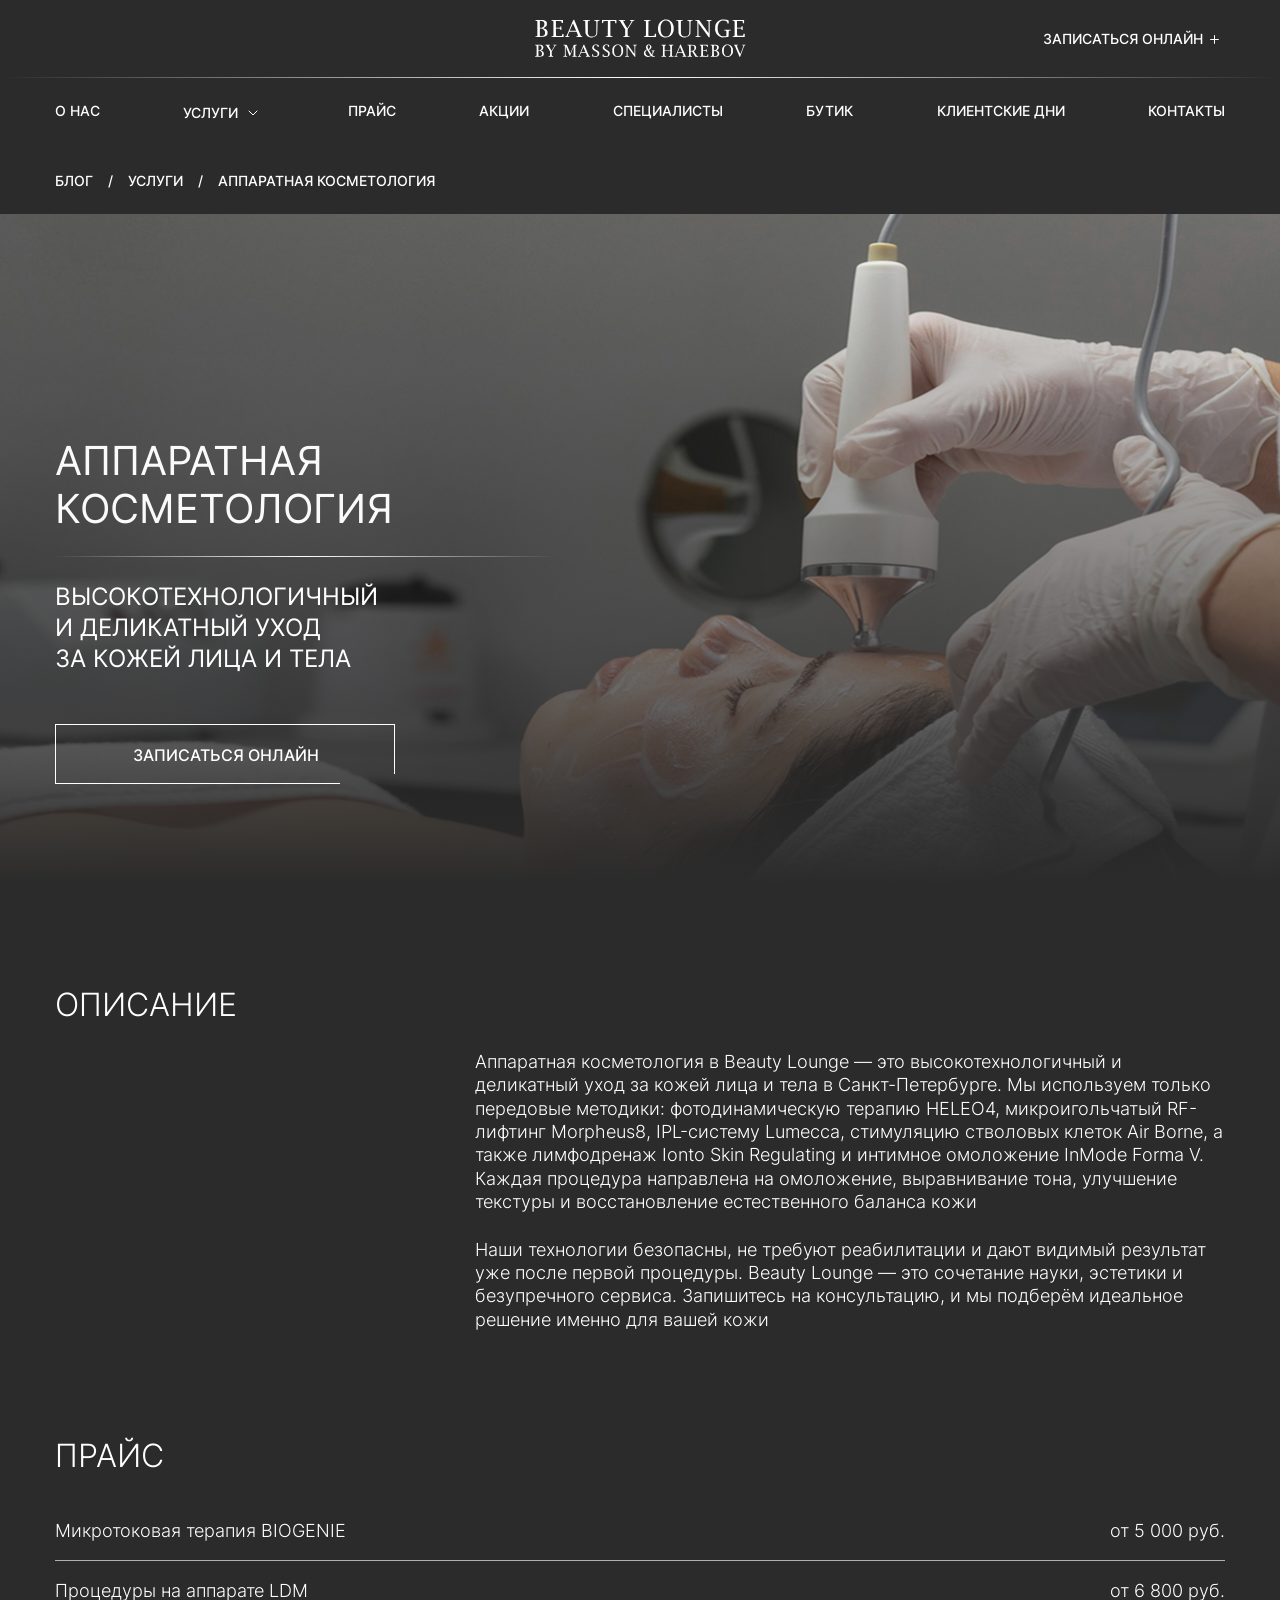
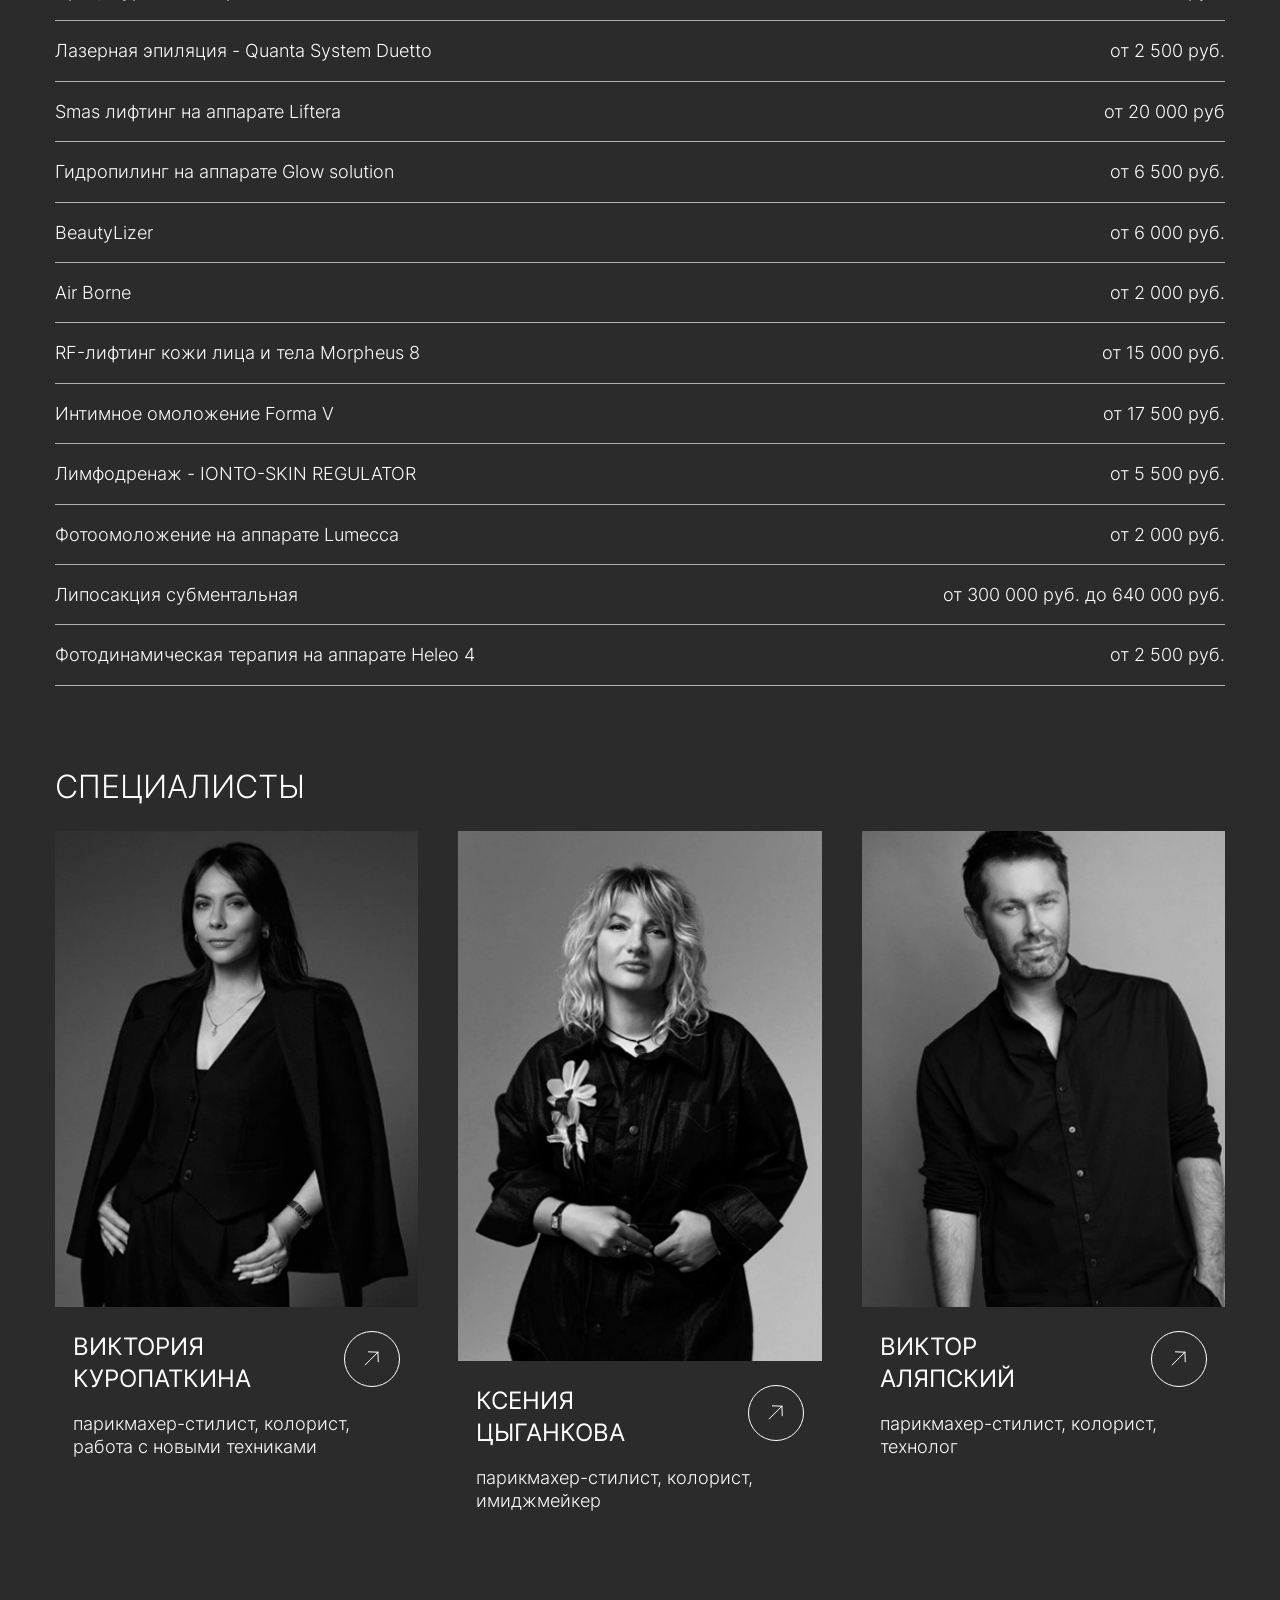
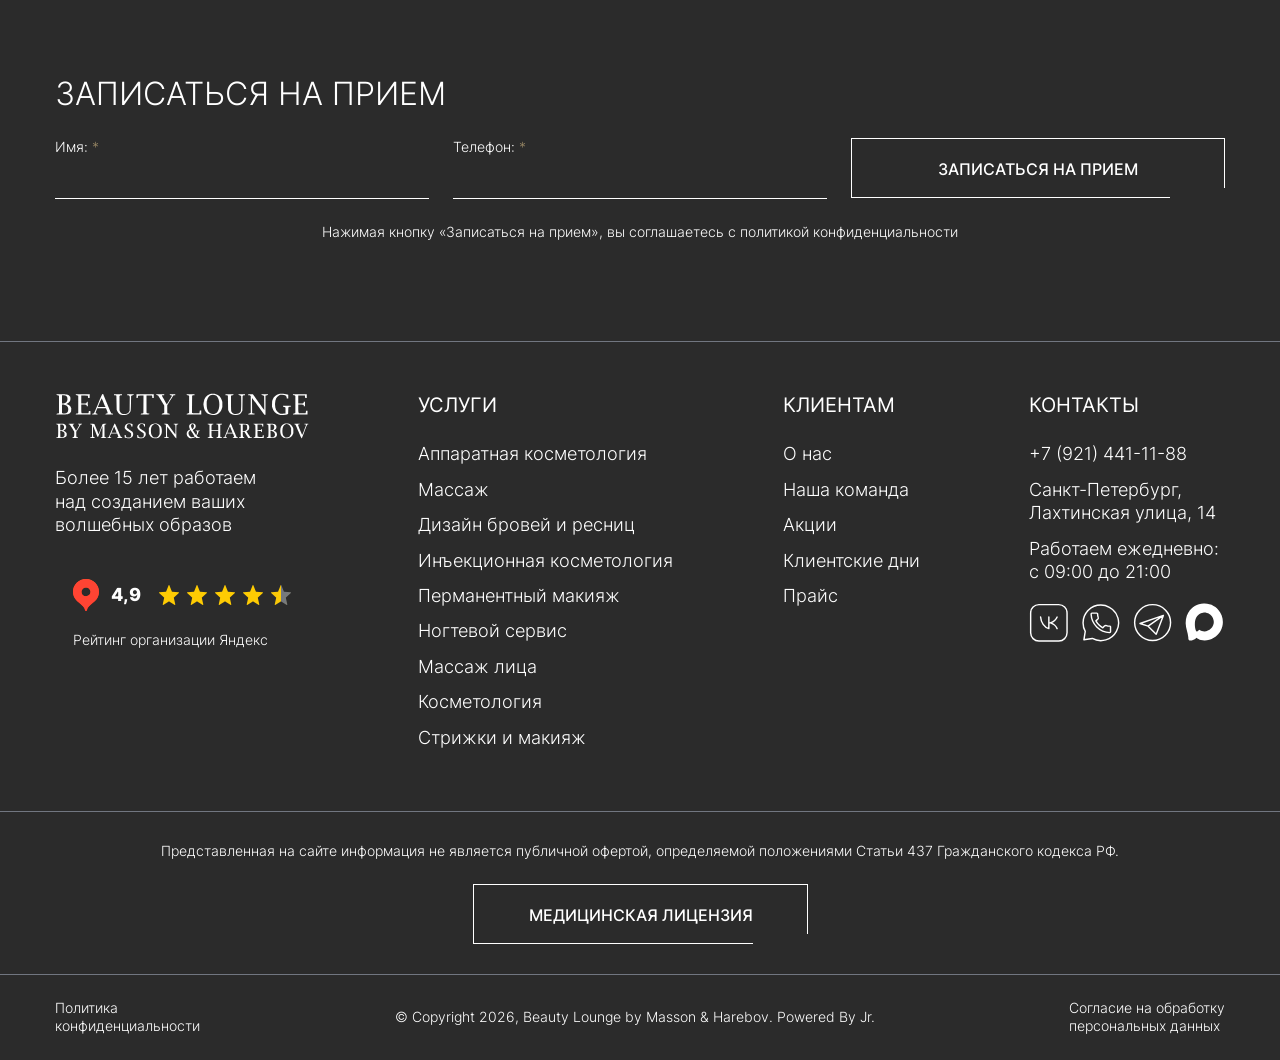
<file: usluga.html>
<!DOCTYPE html>

<html lang="ru">

<head>
	<meta charset="utf-8" />
	<title>usluga</title>
	<meta name="description" content="" />
	<meta http-equiv="X-UA-Compatible" content="IE=edge" />
	<meta name="viewport" content="width=device-width, initial-scale=1.0, maximum-scale=1.0, user-scalable=no">
    

    <link rel="stylesheet" href="css/fontawesome-all.css" />
    <link rel="stylesheet" href="css/animate.css" />
    <link rel="stylesheet" href="css/slick.css" />
    <link rel="stylesheet" href="css/slick-theme.css" />
    <link rel="stylesheet" href="css/jquery.fancybox.css" />
    <!--<link rel="stylesheet" href="css/select2.min.css" />-->
    <link rel="stylesheet" href="css/swiper-bundle.min.css" />
    <link rel="stylesheet" href="css/fonts.css" />
    <link rel="stylesheet" href="css/reset.css" />
    <link rel="stylesheet" href="css/style.css" />
    <link rel="stylesheet" href="css/media.css" />
	
	

</head>
<body>

    <div class="wrap">
    
    <!-- HEADER
    ================================= -->
    <div class="header header_inner">
        <div class="header__top">
            <div class="container">
                <div class="cols">
                    <div class="col col_left">
                        <div class="items">
                            <div class="item show1200">
                                <div class="burger"></div>
                            </div>
                        </div>
                    </div>
                    <div class="col col_right">
                        <div class="items">
                            <div class="item show1200">
                                <a href="" class="phone-mob"></a>
                            </div>
                            <div class="item hidd1200">
                                <div class="enroll">
                                    <a href="" class="btn btn-enroll">ЗАПИСАТЬСЯ ОНЛАЙН <i class="i-plus-white"></i></a>
                                    <div class="enroll-drop">
                                        <div class="enroll-drop__item">
                                            <a href=""><i class="i-wh"></i> Написать в whatsapp</a>
                                        </div>
                                        <div class="enroll-drop__item">
                                            <a href=""><i class="i-max"></i> Написать в max</a>
                                        </div>
                                        <div class="enroll-drop__item">
                                            <a href=""><i class="i-tg"></i> Написать в telegram</a>
                                        </div>
                                        <div class="enroll-drop__item">
                                            <a href=""><i class="i-vk"></i> Написать в вконтакте</a>
                                        </div>
                                    </div>
                                </div>
                            </div>
                        </div>
                    </div>
                </div>
                
            </div>
            <div class="logo">
                <a href="">
                    <img class="hidd1200" src="img/header/logo.svg" alt="">
                    <img class="show1200" src="img/header/logo_mob.svg" alt="">
                </a>
            </div>
        </div>
        <div class="header__bottom hidd1200">
            <div class="container">
                <div class="nav">
                    <ul>
                        <li><a href="">О нас</a></li>
                        <li><a href="">Услуги <i></i></a>
                            <ul>
                                <li><a href="">Аппаратная косметология</a></li>
                                <li><a href="">массаж</a></li>
                                <li><a href="">дизайн бровей и ресниц</a></li>
                                <li><a href="">Инъекционная косметология</a></li>
                                <li><a href="">Перманентный макияж</a></li>
                                <li><a href="">Ногтевой сервис</a></li>
                                <li><a href="">косметология</a></li>
                                <li><a href="">стрижки и макияж</a></li>
                            </ul>
                        </li>
                        <li><a href="">Прайс</a></li>
                        <li><a href="">Акции</a></li>
                        <li><a href="">Специалисты</a></li>
                        <li><a href="">Бутик</a></li>
                        <li><a href="">Клиентские дни</a></li>
                        <li><a href="">Контакты</a></li>
                    </ul>
                </div>
            </div>
        </div>
        <div class="menu-mob">
            <div class="nav-mob">
                <div class="nav-mob__level-1">
                    <ul>
                        <li><a href="">О нас</a></li>
                        <li><a href="" class="open-1" data-openid_1="level-2_1">Услуги <i></i></a></li>
                        <li><a href="">Прайс</a></li>
                        <li><a href="">Акции</a></li>
                        <li><a href="">Специалисты</a></li>
                        <li><a href="">Бутик</a></li>
                        <li><a href="">Клиентские дни</a></li>
                        <li><a href="">Контакты</a></li>                    
                    </ul>
                </div>
                <div class="nav-mob__level-2" id="level-2_1">
                    <div class="level-back level-back-1"><i></i> Услуги</div>
                    <ul>
                        <li><a href="">Аппаратная косметология</a></li>
                        <li><a href="">массаж</a></li>
                        <li><a href="">дизайн бровей и ресниц</a></li>
                        <li><a href="">Инъекционная косметология</a></li>
                        <li><a href="">Перманентный макияж</a></li>
                        <li><a href="">Ногтевой сервис</a></li>
                        <li><a href="">косметология</a></li>
                        <li><a href="">стрижки и макияж</a></li>
                    </ul>
                </div>
            </div>
            <div class="mob-soc">
                <div class="sub">МЫ В СОЦСЕТЯХ</div>
                <a class="mob-soc__item" href=""><img src="img/footer/vk.svg" alt=""> ВКонтакте</a>
                <a class="mob-soc__item" href=""><img src="img/footer/wh.svg" alt=""> WhatsApp</a>
                <a class="mob-soc__item" href=""><img src="img/footer/tg.svg" alt=""> Telegram</a>
                <a class="mob-soc__item" href=""><img src="img/footer/max.svg" alt=""> Max</a>
            </div>
        </div>
        
    </div>

    <!-- CONTENT
    ================================= -->
    <div class="content">
        <div class="content__top hidd1200">
            <div class="container">
                <div class="breadcrumbs">
                    <ul>
                        <li><a href="">блог</a></li>
                        <li><a href="">услуги</a></li>
                        <li>Аппаратная косметология</li>
                    </ul>                
                </div>
            </div>
        </div>
        <div class="well">
            <div class="pic pic_des">
                <img src="img/well/pic_2.jpg" alt="">
            </div>
            <div class="pic pic_mob">
                <img src="img/well/pic_2_mob.jpg" alt="">
            </div>
            <div class="container">
                <div class="in">
                    <div class="vert">
                        <h1 class="title">
                            <span>Аппаратная косметология</span>
                        </h1>
                        <p>высокотехнологичный<br> и деликатный уход<br> за кожей лица и тела</p>
                        <a href="" class="btn btn-border-white">записаться онлайн</a>
                    </div>
                </div>
            </div>
        </div>
        <div class="spec">
            <div class="container">
                <h2 class="title-block">описание</h2>
                <div class="spec__cols">
                    <div class="spec__left">
                        
                    </div>
                    <div class="spec__right">
                        <p>Аппаратная косметология в Beauty Lounge — это высокотехнологичный и деликатный уход за кожей лица и тела в Санкт-Петербурге. Мы используем только передовые методики: фотодинамическую терапию HELEO4, микроигольчатый RF-лифтинг Morpheus8, IPL-систему Lumecca, стимуляцию стволовых клеток Air Borne, а также лимфодренаж Ionto Skin Regulating и интимное омоложение InMode Forma V. Каждая процедура направлена на омоложение, выравнивание тона, улучшение текстуры и восстановление естественного баланса кожи</p>
                        <p>Наши технологии безопасны, не требуют реабилитации и дают видимый результат уже после первой процедуры. Beauty Lounge — это сочетание науки, эстетики и безупречного сервиса. Запишитесь на консультацию, и мы подберём идеальное решение именно для вашей кожи</p>
                    </div>
                </div>
            </div>
        </div>
        <div class="section bot-0">
            <div class="container">
                <h2 class="title-block">Прайс</h2>
                <div class="price-list">
                    <div class="price-list__item">
                        <a href="">
                            <div class="price-list__in">
                                <div class="f">Микротоковая терапия BIOGENIE</div>
                                <div class="s">от 5 000 руб.</div>
                            </div>
                        </a>
                    </div>
                    <div class="price-list__item">
                        <a href="">
                            <div class="price-list__in">
                                <div class="f">Процедуры на аппарате LDM</div>
                                <div class="s">от 6 800 руб.</div>
                            </div>
                        </a>
                    </div>
                    <div class="price-list__item">
                        <a href="">
                            <div class="price-list__in">
                                <div class="f">Лазерная эпиляция - Quanta System Duetto</div>
                                <div class="s">от 2 500 руб.</div>
                            </div>
                        </a>
                    </div>
                    <div class="price-list__item">
                        <a href="">
                            <div class="price-list__in">
                                <div class="f">Smas лифтинг на аппарате Liftera</div>
                                <div class="s">от 20 000 руб</div>
                            </div>
                        </a>
                    </div>
                    <div class="price-list__item">
                        <a href="">
                            <div class="price-list__in">
                                <div class="f">Гидропилинг на аппарате Glow solution</div>
                                <div class="s">от 6 500 руб.</div>
                            </div>
                        </a>
                    </div>
                    <div class="price-list__item">
                        <a href="">
                            <div class="price-list__in">
                                <div class="f">BeautyLizer</div>
                                <div class="s">от 6 000 руб.</div>
                            </div>
                        </a>
                    </div>
                    <div class="price-list__item">
                        <a href="">
                            <div class="price-list__in">
                                <div class="f">Air Borne</div>
                                <div class="s">от 2 000 руб.</div>
                            </div>
                        </a>
                    </div>
                    <div class="price-list__item">
                        <a href="">
                            <div class="price-list__in">
                                <div class="f">RF-лифтинг кожи лица и тела Morpheus 8</div>
                                <div class="s">от 15 000 руб.</div>
                            </div>
                        </a>
                    </div>
                    <div class="price-list__item">
                        <a href="">
                            <div class="price-list__in">
                                <div class="f">Интимное омоложение Forma V</div>
                                <div class="s">от 17 500 руб.</div>
                            </div>
                        </a>
                    </div>
                    <div class="price-list__item">
                        <a href="">
                            <div class="price-list__in">
                                <div class="f">Лимфодренаж - IONTO-SKIN REGULATOR</div>
                                <div class="s">от 5 500 руб.</div>
                            </div>
                        </a>
                    </div>
                    <div class="price-list__item">
                        <a href="">
                            <div class="price-list__in">
                                <div class="f">Фотоомоложение на аппарате Lumecca</div>
                                <div class="s">от 2 000 руб.</div>
                            </div>
                        </a>
                    </div>
                    <div class="price-list__item">
                        <a href="">
                            <div class="price-list__in">
                                <div class="f">Липосакция субментальная</div>
                                <div class="s">от 300 000 руб. до 640 000 руб.</div>
                            </div>
                        </a>
                    </div>
                    <div class="price-list__item">
                        <a href="">
                            <div class="price-list__in">
                                <div class="f">Фотодинамическая терапия на аппарате Heleo 4</div>
                                <div class="s">от 2 500 руб.</div>
                            </div>
                        </a>
                    </div>
                </div>
            </div>
        </div>
    </div>

    

    <!-- TEAM
    ================================= -->
    <div class="section bot-0 overflow-hidden">
        <div class="container">
            <h2 class="title-block">специалисты</h2>
            <div class="team">
                <div class="items">
                    <div class="item">
                        <a href="">
                            <div class="in">
                                <div class="pic">
                                    <img src="img/team/pic_1.jpg" alt="">
                                </div>
                                <div class="bottom">
                                    <div class="top">
                                        <div class="title">Виктория<br> Куропаткина</div>
                                        <div class="btn btn-up-white"></div>
                                    </div>
                                    <p>парикмахер-стилист, колорист, работа с новыми техниками</p>
                                </div>
                            </div>
                        </a>
                    </div>
                    <div class="item">
                        <a href="">
                            <div class="in">
                                <div class="pic big">
                                    <img src="img/team/pic_2.jpg" alt="">
                                </div>
                                <div class="bottom">
                                    <div class="top">
                                        <div class="title">Ксения<br> Цыганкова</div>
                                        <div class="btn btn-up-white"></div>
                                    </div>
                                    <p>парикмахер-стилист, колорист, имиджмейкер</p>
                                </div>
                            </div>
                        </a>
                    </div>
                    <div class="item">
                        <a href="">
                            <div class="in">
                                <div class="pic">
                                    <img src="img/team/pic_3.jpg" alt="">
                                </div>
                                <div class="bottom">
                                    <div class="top">
                                        <div class="title">Виктор<br> Аляпский</div>
                                        <div class="btn btn-up-white"></div>
                                    </div>
                                    <p>парикмахер-стилист, колорист, технолог</p>
                                </div>
                            </div>
                        </a>
                    </div>                        
                </div>
            </div>
            
        </div>
    </div>

    <!-- ACTION
    ================================= -->
    <div class="action-section">
        <div class="container">
            <h2 class="title-block">Записаться на прием</h2>
            <div class="action">
                <form>
                    <div class="cols">
                        <div class="col">
                            <label class="label">Имя: <span>*</span></label>
                            <input type="text" name="" placeholder="">
                        </div>
                        <div class="col">
                            <label class="label">Телефон: <span>*</span></label>
                            <input class="mask" type="text" name="" placeholder="">
                        </div>
                        <div class="col">
                            <button class="btn btn-border-white action__btn">записаться на прием</button>
                        </div>
                    </div>
                </form>
                <div class="agree">Нажимая кнопку «Записаться на прием», вы соглашаетесь с политикой конфиденциальности</div>
            </div>
        </div>
    </div>
 
    <!-- FOOTER
    ================================= -->
    <div class="footer">
        <div class="footer__top">
            <div class="container">
                <div class="cols">
                    <div class="col">
                        <div class="logo">
                            <a href="">
                                <img src="img/footer/logo.svg" alt="">
                            </a>
                        </div>
                        <p class="slogan hidd1200">Более 15 лет работаем<br> над созданием ваших<br> волшебных образов</p>
                        <div class="ya hidd1200">
                            <a href="">
                                <div class="ya__in">
                                    <div class="ya__top">
                                        <div class="ya-pin">
                                            <img src="img/footer/pin.svg" alt="">
                                            <span>4,9</span>
                                        </div>
                                        <div class="raiting">
                                            <div class="raiting__item active"></div>
                                            <div class="raiting__item active"></div>
                                            <div class="raiting__item active"></div>
                                            <div class="raiting__item active"></div>
                                            <div class="raiting__item half"></div>
                                        </div>
                                    </div>
                                    <p class="ya__sub">Рейтинг организации Яндекс</p>
                                </div>
                            </a>
                        </div>
                    </div>
                    <div class="col">
                        <div class="subtitle">УСЛУГИ</div>
                        <div class="footer__full">
                            <ul class="footer-nav">
                                <li><a href="">Аппаратная косметология</a></li>
                                <li><a href="">Массаж</a></li>
                                <li><a href="">Дизайн бровей и ресниц</a></li>
                                <li><a href="">Инъекционная косметология</a></li>
                                <li><a href="">Перманентный макияж</a></li>
                                <li><a href="">Ногтевой сервис</a></li>
                                <li><a href="">Массаж лица</a></li>
                                <li><a href="">Косметология</a></li>
                                <li><a href="">Стрижки и макияж</a></li>
                            </ul>
                        </div>
                    </div>
                    <div class="col">
                        <div class="subtitle">КЛИЕНТАМ</div>
                        <div class="footer__full">
                            <ul class="footer-nav">
                                <li><a href="">О нас</a></li>
                                <li><a href="">Наша команда</a></li>
                                <li><a href="">Акции</a></li>
                                <li><a href="">Клиентские дни</a></li>
                                <li><a href="">Прайс</a></li>
                            </ul>
                        </div>
                    </div>
                    <div class="col">
                        <div class="subtitle">КОНТАКТЫ</div>
                        <div class="footer__full">
                            <div class="footer__contacts">
                                <a href="">+7 (921) 441-11-88</a>
                            </div>
                            <div class="footer__contacts">Санкт-Петербург,<br> Лахтинская улица, 14</div>
                            <div class="footer__contacts">Работаем ежедневно:<br> с 09:00 до 21:00</div>
                            <div class="soc">
                                <div class="soc__item">
                                    <a href="">
                                        <img src="img/footer/vk.svg" alt="">
                                    </a>
                                </div>
                                <div class="soc__item">
                                    <a href="">
                                        <img src="img/footer/wh.svg" alt="">
                                    </a>
                                </div>
                                <div class="soc__item">
                                    <a href="">
                                        <img src="img/footer/tg.svg" alt="">
                                    </a>
                                </div>
                                <div class="soc__item">
                                    <a href="">
                                        <img src="img/footer/max.svg" alt="">
                                    </a>
                                </div>
                            </div>
                        </div>
                    </div>
                </div>
            </div>
        </div>
        <div class="footer__middle">
            <div class="container">
                <p class="text">Представленная на сайте информация не является публичной офертой, определяемой положениями Статьи 437 Гражданского кодекса РФ.</p>
                <div class="center">
                    <a href="" class="btn btn-border-white">Медицинская лицензия</a>
                </div>
            </div>
        </div>
        <div class="footer__bottom">
            <div class="container">
                <div class="cols">
                    <div class="col">
                        <p><a href="">Политика<br> конфиденциальности</a></p>
                    </div>
                    <div class="col">
                        <p>© Copyright 2026, Beauty Lounge by Masson & Harebov. Powered By Jr.</p>
                    </div>
                    <div class="col">
                        <p><a href="">Согласие на обработку<br> персональных данных</a></p>
                    </div>
                </div>
            </div>
        </div>
    </div>
    
    </div><!--wrap-->
    
    
    <script src="libs/jquery-3.7.1.min.js"></script>
    <script src="https://api-maps.yandex.ru/2.0/?load=package.full&lang=ru-RU"></script>
    <!--<script src="libs/select2.min.js"></script>-->
    <script src="libs/jquery.fancybox.js"></script>
    <script src="libs/slick.min.js"></script> 
    <script src="libs/swiper-bundle.min.js"></script> 
    <script src="libs/jquery.maskedinput.js"></script>
    <script src="libs/wow.min.js"></script>
    <script src="js/common.js"></script>
 

   
    
</body>
</html>
</file>
<file: css/fonts.css>
@font-face {
    font-family: 'Inter';
    src: url('../fonts/Inter-Medium.eot');
    src: url('../fonts/Inter-Medium.eot?#iefix') format('embedded-opentype'),
        url('../fonts/Inter-Medium.woff2') format('woff2'),
        url('Inter-Medium.woff') format('woff');
    font-weight: 500;
    font-style: normal;
    font-display: swap;
}

@font-face {
    font-family: 'Inter';
    src: url('../fonts/Inter-Regular.eot');
    src: url('../fonts/Inter-Regular.eot?#iefix') format('embedded-opentype'),
        url('../fonts/Inter-Regular.woff2') format('woff2'),
        url('../fonts/Inter-Regular.woff') format('woff');
    font-weight: normal;
    font-style: normal;
    font-display: swap;
}

@font-face {
    font-family: 'Inter';
    src: url('../fonts/Inter-SemiBold.eot');
    src: url('../fonts/Inter-SemiBold.eot?#iefix') format('embedded-opentype'),
        url('../fonts/Inter-SemiBold.woff2') format('woff2'),
        url('../fonts/Inter-SemiBold.woff') format('woff');
    font-weight: 600;
    font-style: normal;
    font-display: swap;
}

@font-face {
    font-family: 'Inter';
    src: url('../fonts/Inter-Bold.eot');
    src: url('../fonts/Inter-Bold.eot?#iefix') format('embedded-opentype'),
        url('../fonts/Inter-Bold.woff2') format('woff2'),
        url('../fonts/Inter-Bold.woff') format('woff');
    font-weight: bold;
    font-style: normal;
    font-display: swap;
}

@font-face {
    font-family: 'Inter';
    src: url('../fonts/Inter-Thin.eot');
    src: url('../fonts/Inter-Thin.eot?#iefix') format('embedded-opentype'),
        url('../fonts/Inter-Thin.woff2') format('woff2'),
        url('../fonts/Inter-Thin.woff') format('woff');
    font-weight: 100;
    font-style: normal;
    font-display: swap;
}

@font-face {
    font-family: 'Inter';
    src: url('../fonts/Inter-Black.eot');
    src: url('../fonts/Inter-Black.eot?#iefix') format('embedded-opentype'),
        url('../fonts/Inter-Black.woff2') format('woff2'),
        url('../fonts/Inter-Black.woff') format('woff');
    font-weight: 900;
    font-style: normal;
    font-display: swap;
}

@font-face {
    font-family: 'Inter';
    src: url('../fonts/Inter-ExtraBold.eot');
    src: url('../fonts/Inter-ExtraBold.eot?#iefix') format('embedded-opentype'),
        url('../fonts/Inter-ExtraBold.woff2') format('woff2'),
        url('../fonts/Inter-ExtraBold.woff') format('woff');
    font-weight: bold;
    font-style: normal;
    font-display: swap;
}

@font-face {
    font-family: 'Inter';
    src: url('../fonts/Inter-Light.eot');
    src: url('../fonts/Inter-Light.eot?#iefix') format('embedded-opentype'),
        url('../fonts/Inter-Light.woff2') format('woff2'),
        url('../fonts/Inter-Light.woff') format('woff');
    font-weight: 300;
    font-style: normal;
    font-display: swap;
}

@font-face {
    font-family: 'Inter';
    src: url('../fonts/Inter-ExtraLight.eot');
    src: url('../fonts/Inter-ExtraLight.eot?#iefix') format('embedded-opentype'),
        url('../fonts/Inter-ExtraLight.woff2') format('woff2'),
        url('../fonts/Inter-ExtraLight.woff') format('woff');
    font-weight: 200;
    font-style: normal;
    font-display: swap;
}
</file>
<file: css/style.css>
.clearfix:before, .clearfix:after {
    content: '';
    display: table;
}
.clearfix:after {
    clear: both;
}

*::-webkit-input-placeholder {
	color: #000;
	opacity: .8;
}

*:-moz-placeholder {
	color: #000;
	opacity: .8;
}
*::-moz-placeholder {
	color: #000;
	opacity: .8;
}
*:-ms-input-placeholder {
	color: #000;
	opacity: .8;
}

*{
    box-sizing: border-box;
    -moz-box-sizing: border-box;
}

body{
    width: 100%;
    font-size: 16px;
    font-family: 'Inter', sans-serif;
    line-height: 1.3;
    background: #2b2b2b;
    position: relative;
    -webkit-font-smoothing: antialiased;

}

* {
  -webkit-tap-highlight-color: transparent;
}

.container{
    width: 100%;
    max-width: 1200px;
    min-width: 320px;
    padding-left: 15px;
    padding-right: 15px;
    margin: 0 auto;
    position: relative;
    z-index: 3;
}

.hidden {
  display: none !important;
}

.label{
    display: block;
    margin-bottom: 1px;
    font-family: 'Inter', sans-serif;
    font-weight: 300;
    font-size: 14px;
    line-height: 1.3;
    color: #fff;
}

.label span{
    color: #998865;
}

.form-group{
    margin-bottom: 24px;
}

.agree{
    padding-top: 24px;
    font-weight: 300;
    font-size: 14px;
    line-height: 1.3;
    text-align: center;
    color: #fff;
}

.agree a{
    color: inherit;
}

input[type='text'],
input[type='password'],
input[type='search']{
    width: 100%;
    height: 42px;
    padding: 0;
    color: #fff;
    font-family: 'Inter', sans-serif;
    font-size: 14px;
    background-color: transparent;
    border: none;
    border-bottom: 1px solid #fff;
    border-radius: 0;
    transition: .3s;
}

input[type='text']:focus,
input[type='password']:focus,
input[type='search']:focus{
    border-color: #998865;
}

textarea{    
    width: 100%;
    height: 120px;
    padding: 12px;
    
    resize: none;
}

input:focus{
    outline: none;
}

textarea:focus{
    outline: none;
}

.cols{
    display: flex;
    flex-wrap: wrap;
    margin: 0 -15px;
}

.col{
    padding: 0 15px;
}

.btn{
    display: inline-block;
    font-family: 'Inter', sans-serif;
    border: medium none;
    background: transparent;
    cursor: pointer;
    transition: .3s;
}

.btn-border-white{
    min-height: 60px;
    display: inline-flex;
    align-items: center;
    justify-content: center;
    padding: 3px 55px;
    border-top: 1px solid #fff;
    border-left: 1px solid #fff;
    font-weight: 500;
    font-size: 16px;
    line-height: 1;
    text-transform: uppercase;
    color: #fff;
    position: relative;
}

.btn-border-white:before{
    content: "";
    width: calc(100% - 55px);
    height: 1px;
    background: #fff;
    position: absolute;
    bottom: 0;
    left: 0;
}

.btn-border-white:after{
    content: "";
    width: 1px;
    height: calc(100% - 10px);
    background: #fff;
    position: absolute;
    top: 0;
    right: 0;
}

.btn-border-white:hover{
    color: #998865;
    background: #fff;
}

.btn-border-white:active{
    color: #998865;
    background: #fff;
}

.btn-white{
    min-height: 60px;
    display: inline-flex;
    align-items: center;
    justify-content: center;
    padding: 3px 55px;
    background: #fff;
    font-weight: 500;
    font-size: 16px;
    line-height: 1;
    text-transform: uppercase;
    color: #998865;
    position: relative;
}


.btn-white:hover{
    background: #998865;
    color: #fff;
}

.btn-white:active{
    background: #998865;
    color: #fff;
}

.btn-white .arrow{
    width: 22px;
    height: 22px;
    display: block;
    flex-shrink: 0;
    margin-right: 10px;
    background: url(../img/icons/arrow_right_gold.svg) center no-repeat;
}

.btn-white:hover .arrow{
    background-image: url(../img/icons/arrow_right_white.svg);
}

.btn-white:active .arrow{
    background-image: url(../img/icons/arrow_right_white.svg);
}

button:focus{
    outline: none;
}

.slick-dots{
    position: absolute;
    text-align: center;
    bottom: 25px;    
    width: 100%;
    margin: 0 auto !important;
    padding: 0 !important;
}

.slick-dots li{
    width: auto;
    height: auto;
    margin: 0 6px!important;
    padding: 0!important;
}

.slick-dots li:before{
    display: none;
}

.slick-dots li button{
    width: 15px;
    height: 15px;
    padding: 0;
    overflow: hidden;
    border-radius: 50%;
    background-color: transparent;
    border: 1px solid #00728A;
    opacity: 1;
    text-indent: -9999px;
    transition: .3s;
}

.slick-dots li.slick-active button{
    background-color: #00728A;
}

.slick-prev, 
.slick-next{
    width: 65px;
    height: 65px;
    z-index: 9;
    top: 50%;
    transform: translateY(-50%);
    transition: .3s;
    border-radius: 0;
    background-position: center !important;
    background-color: transparent !important;
    background-repeat: no-repeat !important;
}

.slick-prev:before,
.slick-next:before{
    content: none;
    
}

.slick-prev{
    left: 0;
    background-image: url(../img/prev.svg)!important;
}

.slick-prev:hover{
    opacity: .8;
}

.slick-next{
    right: 0;
    background-image: url(../img/next.svg)!important;

}

.slick-next:hover{
    opacity: .8;
}

.slick-dotted.slick-slider{
    margin-bottom: 0;
}



.swiper{
    width: 100%;
    
}

.swiper-button-prev:after, 
.swiper-rtl .swiper-button-next:after{
    display: none;
}

.swiper-button-next:after, 
.swiper-rtl .swiper-button-prev:after{
    display: none;
}

.swiper-button-next,
.swiper-button-prev{
    outline: none;
    box-shadow: none;
    transition: .3s;
}

.swiper-slide *:focus{
    outline: none;
}

.swiper-button-next{
    background: url(../img/icons/next.svg) center no-repeat;
    right: 0;
    left: auto;
}

.swiper-button-next:hover{
    background-image: url(../img/icons/next_h.svg);
}

.swiper-button-prev{
    background: url(../img/icons/prev.svg) center no-repeat;
    left: 0;
    right: auto;
}

.swiper-button-prev:hover{
    background-image: url(../img/icons/prev_h.svg);
}

.arrow-center{
    width: 116px;
    height: 52px;
    position: absolute;
    bottom: 52px;
    left: 50%;
    transform: translateX(-50%);
    z-index: 3;
}

.arrow-center .swiper-button-next,
.arrow-center .swiper-button-prev{
    width: 52px;
    height: 52px;
    top: 0;
    margin: 0;
}

.arrow-center .swiper-button-next{
    right: 0;
    left: auto;
}

.arrow-center .swiper-button-prev{
    left: 0;
    right: auto;
}

.arrow-append{
    width: 56px;
    height: 22px;
    position: relative;
}

.arrow-append .swiper-button-next,
.arrow-append .swiper-button-prev{
    width: 22px;
    height: 22px;
    top: 0;
    margin: 0;
}

.arrow-append .swiper-button-next{
    background: url(../img/icons/arrow_right_white.svg) center no-repeat;
    right: 0;
    left: auto;
}

.arrow-append.black .swiper-button-next{
    background-image: url(../img/icons/arrow_right.svg);
}

.arrow-append .swiper-button-next:hover{
    opacity: .8;
}

.arrow-append .swiper-button-prev{
    background: url(../img/icons/arrow_left_white.svg) center no-repeat;
    left: 0;
    right: auto;
}

.arrow-append.black .swiper-button-prev{
    background-image: url(../img/icons/arrow_left.svg);
}

.arrow-append .swiper-button-prev:hover{
    opacity: .8;
}

.w20{
    width: 20%;
}

.w25{
    width: 25%;
}

.w33{
    width: 33.33%;
}

.w50{
    width: 50%;
}

.w66{
    width: 66.66%;
}

.w100{
    width: 100%;
}

.overflow-hidden{
    overflow: hidden;
}

.wrap{
    position: relative;
    overflow: hidden;
}

.section{
    padding-top: 80px;
    padding-bottom: 80px;
    position: relative;
    z-index: 1;
}

.section.top-30{
    padding-top: 30px;
}

.section.bot-0{
    padding-bottom: 0;
}

.section.white{
    background: #fff;
}

.title-block{
    margin-bottom: 24px;
    font-weight: 300;
    font-size: 32px;
    line-height: 1.3;
    text-transform: uppercase;
    color: #fff;
}

.title-block.black{
    color: #242424;
}

.go-to{
    margin-bottom: 35px;
    font-weight: 500;
    font-size: 14px;
    line-height: 1.3;
    text-transform: uppercase;
    color: #998865;
}

.go-to a{
    display: inline-flex;
    align-items: center;
    color: inherit;
    transition: .3s;
}

.go-to a:hover{

}

.go-to i{
    width: 22px;
    height: 22px;
    display: block;
    flex-shrink: 0;
    margin-left: 12px;
    background: url(../img/icons/arrow_right_gold.svg) center no-repeat;
    transition: .3s;
}

.go-to a:hover i{
    transform: translateX(50px);
    opacity: 0;
}

.b-head{
    margin-bottom: 42px;
}

.b-head .cols{
    flex-wrap: nowrap;
    align-items: center;
    justify-content: space-between;
}

.b-head .cols.start{
    align-items: flex-start;
}

.b-head .col{

}

.b-head .col.left{
    width: 415px;
    flex-shrink: 0;
}

.b-head .col.right{
    flex-grow: 1;
}

.b-head .title-block,
.b-head .go-to{
    margin-bottom: 0;
}

.b-head p{
    font-weight: 300;
    font-size: 18px;
    line-height: 1.3;
    color: #fff;
}

.flex-bot{
    padding-top: 40px;
    display: flex;
    justify-content: center;
}

/**HEADER**/
.header{
    width: 100%;
    display: block;
    position: absolute;
    top: 0;
    left: 0;
    z-index: 12;
}

.header{
    -webkit-animation-name: pointer;
    animation-name: pointer;
    -webkit-animation-duration: 5s;
    animation-duration: 5s;
    animation-delay: 1s;
    animation-fill-mode: both;
}

@keyframes pointer {
    0% {
       pointer-events: none;

    }
    100% {
        pointer-events: auto;
    }
}

.header_inner{
    pointer-events: auto;
    position: relative;
    animation: none;
}

.header:before{
    content: "";
    width: 100%;
    height: 100%;
    /*backdrop-filter: blur(40px);*/
    /*background: rgba(43, 43, 43, 0.04);*/
    position: absolute;
    top: 0;
    left: 0;
    z-index: 1;
    /*animation: blur 10s linear infinite;*/
    transition: 1.2s;
}

.header:after{
    content: "";
    width: 100%;
    height: 100%;
    position: absolute;
    top: 0;
    left: 0;
    z-index: 2;
    transition: 1.2s;
    opacity: 0;
}

.header.blur:before{
    -webkit-animation-name: blur;
    animation-name: blur;
    -webkit-animation-duration: 5s;
    animation-duration: 5s;
    animation-delay: 1s;
    animation-fill-mode: both;
}

@keyframes blur {
    0% {
        backdrop-filter: blur(0px);
        background: rgba(43, 43, 43, 0);

    }
    100% {
        background: rgba(43, 43, 43, 0.04);
        backdrop-filter: blur(40px);
    }
}

.header_inner:before{
    display: none;
}

.header__top{
    height: 78px;
    padding-top: 18px;
    padding-bottom: 18px;
    position: relative;
    z-index: 5;
}

.header__top:before{
    content: "";
    height: 1px;
    background: linear-gradient(90deg, rgba(255, 255, 255, 0) 0%, #fff 49.71%, rgba(255, 255, 255, 0) 100%);
    position: absolute;
    bottom: 0;
    left: 50%;
    transform: translateX(-50%);
}

.header_inner .header__top:before{
    width: 100%;
}

.header__top.flat:before{
    width: 0;
    -webkit-animation-name: flat;
    animation-name: flat;
    -webkit-animation-duration: 4s;
    animation-duration: 4s;
    animation-delay: 1s;
    animation-fill-mode: forwards;
}

@keyframes flat {
    0% {
       width: 0; 

    }
    100% {
        width: 100%;
    }
}

.header__top .container{
    height: 100%;
}

.header__top .cols{
    height: 100%;
    flex-wrap: nowrap;
    align-items: center;
    justify-content: space-between;
    position: relative;
    z-index: 1;
}

.header__top .col_right{
    margin-left: auto;
}

.header .logo{
    position: absolute;
    top: 50%;
    left: 50%;
    transform: translate(-50%, -50%);
    z-index: 5;
}

.header .logo img{
    width: 212px;
    display: block;
}

.header__top .items{
    display: flex;
    align-items: center;
    margin: 0 -12px;
}

.header__top .item{
    padding: 0 12px;
}

.enroll{
    position: relative;
}

.btn-enroll{
    display: inline-flex;
    align-items: center;
    font-weight: 500;
    font-size: 14px;
    line-height: 1.3;
    text-transform: uppercase;
    color: #fff;
}

.enroll-btn i{
    margin-left: 12px;
}

.i-plus-white{
    width: 22px;
    height: 22px;
    display: block;
    flex-shrink: 0;
    background: url(../img/icons/plus_white.svg) center no-repeat;
}

.enroll-drop{
    width: 340px;
    display: none;
    padding-top: 112px;
    position: absolute;
    top: 100%;
    right: 0;
    z-index: 1;
}

.enroll:hover .enroll-drop{
    display: block;
}

.enroll-drop__item{
    margin-bottom: 18px;
}

.enroll-drop__item a{
    min-height: 60px;
    display: flex;
    align-items: center;
    justify-content: center;
    padding: 3px 15px;
    font-weight: 500;
    font-size: 16px;
    line-height: 1;
    text-transform: uppercase;
    color: #fff;
    backdrop-filter: blur(40px);
    background: rgba(43, 43, 43, 0.04);
    transition: .3s;
}

.enroll-drop__item.dark a{
    color: #2b2b2b;
}

.enroll-drop__item a:hover{
    backdrop-filter: blur(12px);
}

.enroll-drop__item a i{
    margin-right: 10px;
}

.enroll-drop__item.dark a i{
    filter: brightness(10%);
}

.i-wh{
    width: 36px;
    height: 36px;
    display: block;
    flex-shrink: 0;
    background: url(../img/footer/wh.svg) center no-repeat;
    background-size: contain;
}

.i-max{
    width: 36px;
    height: 36px;
    display: block;
    flex-shrink: 0;
    background: url(../img/footer/max.svg) center no-repeat;
    background-size: contain;
}

.i-tg{
    width: 36px;
    height: 36px;
    display: block;
    flex-shrink: 0;
    background: url(../img/footer/tg.svg) center no-repeat;
    background-size: contain;
}

.i-vk{
    width: 36px;
    height: 36px;
    display: block;
    flex-shrink: 0;
    background: url(../img/footer/vk.svg) center no-repeat;
    background-size: contain;
}

.header__bottom{
    position: relative;
    z-index: 3;
}

.header__bottom .container{
    position: static;
}

.stable{
    /*animation-name: stable;
    animation-duration: 1s;
    animation-delay: 1.2s;
    animation-fill-mode: both;*/
    animation: stable 1s 1.2s both;
    opacity: 1;
}

.no-animation {
  animation: none !important;
}


@keyframes stable {
    0% {
       opacity: 0;

    }
    100%{
        opacity: 1;
    }
}



.nav{

}

.nav > ul{
    list-style: none;
    display: flex;
    justify-content: space-between;
    margin: 0 -8px;
}

.nav > ul > li{
    padding: 0 8px;
    position: relative;
}

.nav > ul > li > a{
    display: flex;
    align-items: center;
    padding: 24px 0 24px;
    font-weight: 500;
    font-size: 14px;
    line-height: 1.3;
    text-transform: uppercase;
    color: #fff;
    position: relative;
    transition: .3s;
}

.nav > ul > li:hover > a{
    color: #998865;
}

.nav > ul > li.active > a{
    color: #998865;
}

.nav > ul > li > a i{
    width: 22px;
    height: 22px;
    display: block;
    flex-shrink: 0;
    margin-left: 4px;
    background: url(../img/icons/chevron-right.svg) center no-repeat;
    transition: .3s;
}

.nav > ul > li:hover > a i{
    background-image: url(../img/icons/chevron-right_gold.svg);
}

.nav ul ul{
    width: 300px;
    display: none;
    padding-top: 20px;
    padding-bottom: 36px;
    list-style: none;
    position: absolute;
    top: 100%;
    left: 0;
}

.nav ul ul:before{
    content: "";
    width: 300vw;
    height: 100%;
    backdrop-filter: blur(40px);
    background: rgba(43, 43, 43, 0.04);
    position: absolute;
    top: 0;
    left: 50%;
    z-index: 1;
    transform: translateX(-50%);
    transition: 1.2s;
    will-change: transform;
}

.nav > ul > li:hover > ul{
    display: block;
}

.nav ul ul li{
    position: relative;
    z-index: 3;
}

.nav ul ul li a{
    min-height: 48px;
    display: flex;
    align-items: center;
    font-weight: 500;
    font-size: 14px;
    line-height: 1.3;
    text-transform: uppercase;
    color: #fff;
    transition: .3s;
}

.nav ul ul li a:hover{
    color: #998865;
}

.nav ul ul li.active a{
    color: #998865;
}

.phone-mob{
    width: 22px;
    height: 22px;
    display: block;
    background: url(../img/header/phone.svg) center no-repeat;
}

.burger{
    width: 22px;
    height: 22px;
    background: url(../img/header/burger_white.svg) center no-repeat;
    cursor: pointer;
}

.burger.active{
    background-image: url(../img/header/close_white.svg);
}

.menu-mob{
    width: 100%;
    display: none;
    padding-bottom: 12px;
    backdrop-filter: blur(40px);
    background: rgba(43, 43, 43, 0.04);
    position: absolute;
    overflow: auto;
    top: 100%;
    left: 0;
    z-index: 5;
}

.nav-mob{
    

}

.nav-mob ul{
    list-style: none;
}

.nav-mob ul li{
    position: relative;
}

.nav-mob ul li a{
    min-height: 38px;
    display: flex;
    align-items: center;
    justify-content: space-between;
    padding: 3px 10px 3px;
    font-weight: 400;
    font-size: 10px;
    line-height: 1.2;
    text-transform: uppercase;
    color: #fff;
    transition: .3s;
}

.nav-mob ul li a i{
    width: 22px;
    height: 22px;
    display: block;
    flex-shrink: 0;
    background: url(../img/icons/chevron-right.svg) center no-repeat;
    transform: rotate(-90deg);
}

.nav-mob ul li.active > a{
    color: #998865;
}

.nav-mob__level-2{
    display: none;
}

.nav-mob__level-3{
    display: none;
}

.level-back{
    min-height: 38px;
    display: flex;
    align-items: center;
    padding: 3px 10px;
    font-weight: 400;
    font-size: 10px;
    line-height: 1.2;
    text-transform: uppercase;
    color: #fff;
}

.level-back i{
    width: 22px;
    height: 22px;
    display: block;
    flex-shrink: 0;
    margin-right: 6px;
    background: url(../img/icons/arrow_left_white.svg) center no-repeat;
}

.mob-soc{

}

.mob-soc .sub{
    min-height: 38px;
    padding: 3px 10px;
    display: flex;
    align-items: center;
    font-weight: 400;
    font-size: 10px;
    line-height: 1;
    text-transform: uppercase;
    color: #fff;
}

.mob-soc__item{
    min-height: 38px;
    display: flex;
    align-items: center;
    padding: 3px 10px;
    font-weight: 300;
    font-size: 10px;
    line-height: 1.3;
    color: #fff;
}

.mob-soc__item img{
    width: 12px;
    display: block;
    margin-right: 6px;
}

/**INTRO**/
.intro{
    width: 100%;
    display: block;
    background: #636363;
    position: relative;
    z-index: 3;
    overflow: hidden;
}

.intro .pic{
    width: 100%;
    height: 100%;
    position: absolute;
    top: 0;
    left: 0;
    z-index: 1;
    display: none;
}

.intro .pic:before{
    content: "";
    width: 100%;
    height: 100%;
    background: linear-gradient(360deg, #2b2b2b 0%, rgba(43, 43, 43, 0) 100%);
    /*background: url(../img/intro/overlay.svg) center no-repeat;*/
    background-size: cover;
    position: absolute;
    top: 0;
    left: 0;
    z-index: 3;
}

.intro .pic_mob{
    display: none;
}

.intro .pic img{
    width: 100%;
    height: 100%;
    display: block;
    object-fit: cover;
    object-position: right center;
}

.intro .pic_mob img{
    object-position: center;
}

.intro video{
    width: 100%;
    height: 100%;
    max-height: 100%;
    position: absolute;
    top: 0;
    left: 0;
    z-index: 1;
    object-fit: cover;
    object-position: center;
}

.intro .overlay{
    width: 100%;
    height: 100%;
    background: linear-gradient(360deg, #2b2b2b 0%, rgba(43, 43, 43, 0) 100%);
    background-size: cover;
    position: absolute;
    top: 0;
    left: 0;
    z-index: 3;
}

.intro .container{
    position: relative;
    z-index: 7;
}

.intro .item{
    position: relative;
}

.intro .in{
    height: 880px;
    display: flex;
    align-items: flex-end;
    padding-top: 200px;
    padding-bottom: 100px;
}

.intro .vert{
    width: 100%;
}

.intro .title{
    margin-bottom: 24px;
    font-weight: 400;
    font-size: 40px;
    line-height: 1.2;
    text-transform: uppercase;
    color: #fafafa;     
}

.intro .title span{
    width: 100%;
    max-width: 500px;
    display: inline-block;
    padding-bottom: 24px;
    position: relative;
}

.intro .title span:before{
    content: "";
    width: 100%;
    height: 1px;
    background: linear-gradient(90deg, rgba(255, 255, 255, 0) 0%, #fff 49.71%, rgba(255, 255, 255, 0) 100%);
    position: absolute;
    bottom: 0;
    left: 0;
}

.intro p{
    margin-bottom: 50px;
    font-weight: 400;
    font-size: 32px;
    line-height: 1.3;
    color: #fff;
}

.intro p span{
    color: #998865;
}

.intro .btn{
    width: 100%;
    max-width: 340px;
}

.blob{
    display: flex;
    justify-content: center;
    align-items: center;
    width: 300px;
    height: 300px;
    border-radius: 100%;
    background-image: radial-gradient(83.1% 50% at 16.9% 50%, rgb(153, 136, 101) 0%, rgb(153, 136, 101) 100%);
    filter: blur(80px);
    transition: all 250ms ease-out;
    position: absolute;
    pointer-events: none;
    left: 0;
    top: 0;
    transform: translate(calc(-50% + 15px), -50%);
    z-index: 5;
}


/**CONTENT**/
.content{
    width: 100%;
    display: block;
    position: relative;
    z-index: 1;
}

.content h1{
    margin-bottom: 24px;
    font-weight: 300;
    font-size: 32px;
    line-height: 1.3;
    text-transform: uppercase;
    color: #fff;
}

.content__top{
    padding-top: 24px;
    padding-bottom: 24px;
    position: relative;
    z-index: 1;
}

.content__body{
    padding-top: 24px;
}

.breadcrumbs{
    
}

.breadcrumbs ul{
    list-style: none;
    display: flex;
    flex-wrap: wrap;
}

.breadcrumbs ul li{
    padding-right: 35px;
    position: relative;
    font-weight: 500;
    font-size: 14px;
    line-height: 1.3;
    text-transform: uppercase;
    color: #fff;
}

.breadcrumbs ul li:before{
    content: "/";
    color: #fff;
    position: absolute;
    top: 50%;
    right: 15px;
    transform: translateY(-50%);
}

.breadcrumbs ul li:last-child:before{
    content: none;
}

.breadcrumbs ul li a{
    display: block;
    color: #fff;
}

/**STORY**/
.story{

}

.story .items{
    display: flex;
    justify-content: space-between;
    margin: 0 -10px;
}

.story .item{
    padding: 0 10px;
}

.story .item .in{
    width: 72px;
    cursor: pointer;
}

.story .item .pic{
    width: 72px;
    height: 72px;
    padding: 4px;
    border: 1px solid #998865;
    border-radius: 100%;
    overflow: hidden;
}

.story .item .pic img{
    width: 100%;
    height: 100%;
    display: block;
    object-fit: cover;
    object-position: center;
    border-radius: 100%;
}

.story .item .title{
    padding-top: 8px;
    font-weight: 300;
    font-size: 14px;
    line-height: 1.3;
    text-align: center;
    color: #fff;
}

/**ABOUT**/
.about{
    padding-bottom: 50px;
}

.about.p-l{
    padding-left: 210px;
}

.about .items{
    display: flex;
    gap: 100px;
}

.about .item{
    width: 50%;
}

.about p{
    font-weight: 300;
    font-size: 18px;
    line-height: 1.3;
    color: #fff;
}

.view{
    position: relative;
}

.view .slider-wrap{

}

.view .swiper-slide{
    width: 1200px;
    position: relative;
}

.view .pic{
    height: 560px;
    position: relative;
    z-index: 1;
}

.view .pic img{
    width: 100%;
    height: 100%;
    display: block;
}

.view .overlay{
    width: 100%;
    height: 100%;
    display: flex;
    align-items: flex-end;
    padding: 64px 24px;
    position: absolute;
    top: 0;
    left: 0;
    z-index: 3;
}

.view .overlay .vert{
    width: 100%;
}

.view .title{
    font-weight: 400;
    font-size: 24px;
    line-height: 1.3;
    text-transform: uppercase;
    color: #fff;
}

.fraction{
    width: 92px;
    height: 92px;
    display: flex;
    align-items: center;
    justify-content: center;
    font-weight: 400;
    font-size: 24px;
    line-height: 1.3;
    text-transform: uppercase;
    color: #fff;
    border: 1px solid #fff;
    border-radius: 100%;
}

.view .fraction{
    position: absolute;
    bottom: 32px;
    left: 50%;
    z-index: 3;
    transform: translateX(498px);
}

.fraction:before{
    content: "";
    width: 72px;
    height: 72px;
    border: 1px solid #fff;
    border-radius: 100%;
    position: absolute;
    top: 50%;
    left: 50%;
    transform: translate(-50%, -50%);
}

/**SERV**/
.serv{

}

.serv .slider-wrap{
    margin-right: -50%;
}

.serv .swiper-slide{
    width: 372px;
    position: relative;
}

.serv .item{

}

.serv .item .in{
    height: 660px;
    position: relative;
}

.serv .item .pic{
    height: 100%;
    position: relative;
    z-index: 1;
}

.serv .item .pic:before{
    content: "";
    width: 100%;
    height: 100%;
    background: linear-gradient(360deg, #2b2b2b 0%, rgba(43, 43, 43, 0) 100%);
    background-size: cover;
    position: absolute;
    top: 0;
    left: 0;
    z-index: 3;
    transition: .3s;
}

.serv .item .in:hover .pic:before{
    opacity: 0;
}

.serv .item .pic:after{
    content: "";
    width: 100%;
    height: 100%;
    background: linear-gradient(360deg, #998865 0%, rgba(153, 136, 101, 0) 100%);
    background-size: cover;
    position: absolute;
    top: 0;
    left: 0;
    z-index: 3;
    transition: .3s;
    opacity: 0;
}

.serv .item .in:hover .pic:after{
    opacity: 1;
}

.serv .item .pic img{
    width: 100%;
    height: 100%;
    display: block;
    object-fit: cover;
}

.serv .item .overlay{
    width: 100%;
    height: 100%;
    display: flex;
    flex-wrap: wrap;
    align-content: space-between;
    padding: 18px 18px 60px;
    position: absolute;
    top: 0;
    left: 0;
    z-index: 3;
}

.serv .item .top{
    width: 100%;
    display: flex;
    justify-content: flex-end;
}

.serv .item .bottom{
    width: 100%;
}

.serv .item .title{
    font-weight: 400;
    font-size: 24px;
    line-height: 1.3;
    text-transform: uppercase;
    color: #fff;
}

.serv .item .title a{
    color: inherit;
}

.btn-up-white{
    width: 56px;
    height: 56px;
    display: block;
    flex-shrink: 0;
    background: transparent url(../img/icons/up_white.svg) center no-repeat;
    background-size: contain;
    cursor: pointer;
    transition: .3s;
}

.btn-up-white:hover,
.btn-up-white:active{
    background-image: url(../img/icons/up_gold.svg);

}

.serv .item .in:hover .btn-up-white{
    background-image: url(../img/icons/up_gold.svg);
    transform: translate(5px, -5px);
}

/**TEAM**/
.team{

}

.team .slider-wrap{
    margin-right: -50%;
}

.team .swiper-slide{
    width: 360px;
    position: relative;
}

.team .items{
    display: flex;
    flex-wrap: wrap;
    margin: 0 -20px;
}

.team .items .item{
    width: 33.33%;
    padding: 0 20px;
    margin-bottom: 60px;
}

.team .item{

}

.team .item .in{
    position: relative;
}

.team .item .pic{
    height: 476px;
    position: relative;
    z-index: 1;
}

.team .item .pic.big{
    height: 530px;
}

.team .item .pic:before{
    /*content: "";
    width: 100%;
    height: 100%;
    background: linear-gradient(360deg, #2b2b2b 0%, rgba(43, 43, 43, 0) 100%);
    background-size: cover;
    position: absolute;
    top: 0;
    left: 0;
    z-index: 3;
    transition: .3s;*/
}

.team .item .in:hover .pic:before{
    opacity: 0;
}

.team .item .pic:after{
    content: "";
    width: 100%;
    height: 100%;
    background: linear-gradient(360deg, #998865 0%, rgba(153, 136, 101, 0) 100%);
    background-size: cover;
    position: absolute;
    top: 0;
    left: 0;
    z-index: 3;
    transition: .3s;
    opacity: 0;
}

.team .item .in:hover .pic:after{
    opacity: 1;
}

.team .item .pic img{
    width: 100%;
    height: 100%;
    display: block;
    object-fit: cover;
}

.team .item .bottom{
    padding: 24px 18px 0;
}

.team .item .top{
    display: flex;
    justify-content: space-between;
    margin-bottom: 18px;
}

.team .item .title{
    font-weight: 400;
    font-size: 24px;
    line-height: 1.3;
    text-transform: uppercase;
    color: #fff;
    transition: .3s;
}

.team .item .in:hover .title{
    color: #998865;
}

.team .item .title a{
    color: inherit;
}

.team .item .in:hover .btn-up-white{
    background-image: url(../img/icons/up_gold.svg);
    transform: translate(5px, -10px);
}

.team .item p{
    font-weight: 300;
    font-size: 18px;
    line-height: 1.3;
    color: #fff;
    transition: .3s;
}

.team .item .in:hover p{
    color: #998865;
}

/**ACCII**/
.accii{

}

.accii .slider-wrap{
    margin-right: -50%;
}

.accii .swiper-slide{
    width: 372px;
    position: relative;
}

.accii .item{

}

.accii .items{
    display: flex;
    flex-wrap: wrap;
    margin: 0 -11px;
}

.accii .items .item{
    width: 33.33%;
    display: flex;
    flex-wrap: wrap;
    padding: 0 11px;
    margin-bottom: 22px;

}

.accii .item .in{
    height: 660px;
    position: relative;
}

.accii .item .pic{
    height: 100%;
    position: relative;
    z-index: 1;
}

.accii .item .pic:before{
    content: "";
    width: 100%;
    height: 100%;
    background: linear-gradient(360deg, #2b2b2b 0%, rgba(43, 43, 43, 0) 100%);
    background-size: cover;
    position: absolute;
    top: 0;
    left: 0;
    z-index: 3;
    transition: .3s;
}

.accii .item .in:hover .pic:before{
    opacity: 0;
}

.accii .item .pic:after{
    content: "";
    width: 100%;
    height: 100%;
    background: linear-gradient(360deg, #998865 0%, rgba(153, 136, 101, 0) 100%);
    background-size: cover;
    position: absolute;
    top: 0;
    left: 0;
    z-index: 3;
    transition: .3s;
    opacity: 0;
}

.accii .item .in:hover .pic:after{
    opacity: 1;
}

.accii .item .pic img{
    width: 100%;
    height: 100%;
    display: block;
    object-fit: cover;
}

.accii .item .overlay{
    width: 100%;
    height: 100%;
    display: flex;
    flex-wrap: wrap;
    align-content: space-between;
    padding: 18px 18px 60px;
    position: absolute;
    top: 0;
    left: 0;
    z-index: 3;
}

.accii .item .top{
    width: 100%;
    display: flex;
    justify-content: flex-end;
}

.accii .item .bottom{
    width: 100%;
}

.accii .item .title{
    font-weight: 400;
    font-size: 24px;
    line-height: 1.3;
    text-transform: uppercase;
    color: #fff;
}

.accii .item .title span{
    display: block;
    margin-top: 16px;
    font-weight: 300;
    font-size: 18px;
    text-transform: none;
}

.accii .item .title a{
    color: inherit;
}

.btn-up-white{
    width: 56px;
    height: 56px;
    display: block;
    background: transparent url(../img/icons/up_white.svg) center no-repeat;
    background-size: contain;
    cursor: pointer;
    transition: .3s;
}

.btn-up-white:hover,
.btn-up-white:active{
    background-image: url(../img/icons/up_gold.svg);
}

.accii .item .in:hover .btn-up-white{
    background-image: url(../img/icons/up_gold.svg);
    transform: translate(5px, -5px);
}

/**PRICE-LIST**/
.price-list{

}

.price-list__item{

}

.price-list__in{
    display: flex;
    justify-content: space-between;
    padding-top: 18px;
    padding-bottom: 18px;
    border-bottom: 1px solid #AFAFAF;
    transition: .3s;
}

.price-list__in:hover{
    border-color: #998865;
}

.price-list__item .f{
    padding-right: 20px;
    font-weight: 300;
    font-size: 18px;
    line-height: 1.3;
    color: #fff;
    transition: .3s;
}

.price-list__in:hover .f{
    color: #998865;
}

.price-list__item .s{
    font-weight: 300;
    font-size: 18px;
    line-height: 1.3;
    color: #fff;
    transition: .3s;
    white-space: nowrap;
}

.price-list__in:hover .s{
    color: #998865;
}

/**ACTION**/
.action-section{
    padding-top: 100px;
    padding-bottom: 100px;
    position: relative;
    z-index: 1;
}

.action .cols{
    margin: 0 -12px;
}

.action .col{
    width: 33.33%;
    padding: 0 12px;
}

.action__btn{
    width: 100%;
}

.sorting{

}

.sorting .slider-wrap{
    margin-right: 0;
    padding-bottom: 24px;
}

.sorting .swiper-slide{
    width: auto!important;
}

.sorting .arrow-append{
    margin-left: auto;
    margin-bottom: 24px;
    display: none;
}

.sorting .item{
    font-weight: 400;
    font-size: 24px;
    line-height: 1.3;
    text-transform: uppercase;
    color: #fff;
    transition: .3s;
    white-space: nowrap;
}

.sorting .item:hover{
    color: #998865;
}

.sorting .item.active{
    color: #998865;
}

.sorting .item a{
    color: inherit;
    white-space: nowrap;
}

/**WELL**/
.well{
    width: 100%;
    display: block;
    background: #636363;
    position: relative;
    z-index: 3;
}

.well .pic{
    width: 100%;
    height: 100%;
    position: absolute;
    top: 0;
    left: 0;
    z-index: 1;
}

.well .pic:before{
    content: "";
    width: 100%;
    height: 100%;
    background: linear-gradient(360deg, #2b2b2b 0%, rgba(43, 43, 43, 0) 100%);
    /*background: url(../img/intro/overlay.svg) center no-repeat;*/
    background-size: cover;
    position: absolute;
    top: 0;
    left: 0;
    z-index: 3;
}

.well .pic_mob{
    display: none;
}

.well .pic img{
    width: 100%;
    height: 100%;
    display: block;
    object-fit: cover;
    object-position: right center;
}

.well .pic_mob img{
    object-position: center;
}

.well .overlay{
    width: 100%;
    height: 100%;
    background: linear-gradient(360deg, #2b2b2b 0%, rgba(43, 43, 43, 0) 100%);
    background-size: cover;
    position: absolute;
    top: 0;
    left: 0;
    z-index: 3;
}

.well .container{
    position: relative;
    z-index: 5;
}

.well .item{
    position: relative;
}

.well .in{
    height: 670px;
    display: flex;
    align-items: flex-end;
    padding-top: 50px;
    padding-bottom: 100px;
}

.well .vert{
    width: 100%;
}

.well .title{
    margin-bottom: 24px;
    font-weight: 400;
    font-size: 40px;
    line-height: 1.2;
    text-transform: uppercase;
    color: #fafafa;     
}

.well .title span{
    width: 100%;
    max-width: 500px;
    display: inline-block;
    padding-bottom: 24px;
    position: relative;
}

.well .title span:before{
    content: "";
    width: 100%;
    height: 1px;
    background: linear-gradient(90deg, rgba(255, 255, 255, 0) 0%, #fff 49.71%, rgba(255, 255, 255, 0) 100%);
    position: absolute;
    bottom: 0;
    left: 0;
}

.well p{
    margin-bottom: 50px;
    font-weight: 400;
    font-size: 24px;
    line-height: 1.3;
    text-transform: uppercase;
    color: #fff;
}

.well p span{
    color: #998865;
}

.well .btn{
    width: 100%;
    max-width: 340px;
}

.spec{
    padding-top: 100px;
}

.spec{

}

.spec__cols{
    display: flex;
    flex-wrap: wrap;
}

.spec__left{
    width: 368px;
    flex-shrink: 0;
}

.spec__right{
    width: calc(100% - 368px);
    padding-left: 52px;
}

.spec .pic{

}

.spec .pic img{
    width: 100%;
    display: block;
}

.spec p{
    margin-bottom: 24px;
    font-weight: 300;
    font-size: 18px;
    line-height: 1.3;
    color: #fff;
}

.contacts{
    padding-bottom: 80px;
}

.contacts__top{

}

.contacts__center{
    max-width: 775px;
    margin: 0 auto;
    display: flex;
    flex-wrap: wrap;
}

.contacts__item{
    width: 50%;
    padding: 0 10px;
    margin-top: 70px;
}

.contacts p{
    font-weight: 400;
    font-size: 20px;
    line-height: 1.3;
    color: #fff;
}

.contacts p.first{
    margin-bottom: 34px;
}

.contacts p span{
    display: block;
    padding-top: 8px;
    font-weight: 300;
    font-size: 14px;
    line-height: 1.3;
    color: #fff;
}

.contacts p a{
    color: inherit;
}

.map-section{
    position: relative;
}

.map-section .overlay{
    width: 100%;
    position: absolute;
    top: 0;
    left: 0;
    z-index: 3;
}

.map-section .container{
    position: relative;
}

.map-section .chisel{
    width: 340px;
    position: absolute;
    top: 140px;
    right: 10px;
    z-index: 3;
}

.map{
    height: 670px;
    background: #ccc;
    position: relative;
    z-index: 1;
}

.map .ymaps-layers-pane {
    filter: url("data:image/svg+xml;utf8,<svg xmlns=\'http://www.w3.org/2000/svg\'><filter id=\'grayscale\'><feColorMatrix type=\'matrix\' values=\'0.3333 0.3333 0.3333 0 0 0.3333 0.3333 0.3333 0 0 0.3333 0.3333 0.3333 0 0 0 0 0 1 0\'/></filter></svg>#grayscale"); /* Firefox 3.5+ */
    filter: grayscale(100%);
}

/**COMPANY**/
.company{

}

.company__cols{
    display: flex;
    flex-wrap: wrap;
}

.company__left{
    width: 580px;
    flex-shrink: 0;
}

.company__right{
    width: calc(100% - 580px);
    padding-left: 48px;
}

.company p{
    margin-bottom: 24px;
    font-weight: 300;
    font-size: 18px;
    line-height: 1.3;
    color: #fff;
}

.company p span,
.company p a{
    font-weight: 400;
    font-size: 20px;
    color: #998865;
}

/**ADVANTAGES**/
.advantages{

}

.advantages__cols{
    display: flex;
    flex-wrap: wrap;
    align-items: center;
}

.advantages__left{
    width: 580px;
    flex-shrink: 0;
}

.advantages__right{
    width: calc(100% - 580px);
    padding-left: 48px;
}

.advantages .items{
    display: flex;
    flex-wrap: wrap;
    margin: 0 -10px;
}

.advantages .item{
    width: 50%;
    padding: 32px 10px;
}

.advantages .item .num{
    margin-bottom: 12px;
    font-weight: 400;
    font-size: 40px;
    line-height: 1.2;
    text-transform: uppercase;
    text-align: center;
    color: #fff;
}

.advantages .item p{
    font-weight: 300;
    font-size: 18px;
    line-height: 1.3;
    text-align: center;
    color: #fff;
}

.advantages .item .pic{

}

.advantages .pic img{
    width: 100%;
    display: block;
}

/**CERT**/
.cert{

}

.cert__cols{
    display: flex;
    flex-wrap: wrap;
}

.cert__left{
    width: 580px;
    flex-shrink: 0;
}

.cert__right{
    width: calc(100% - 580px);
    padding-left: 48px;
}

.cert p{
    margin-bottom: 24px;
    font-weight: 300;
    font-size: 18px;
    line-height: 1.3;
    color: #fff;
}

.cert .pic{

}

.cert .pic img{
    width: 100%;
    display: block;
}

/**FOOTER**/
.footer{
    width: 100%;
    display: block;
    background: #2b2b2b;
    position: relative;
    z-index: 1;
}

.footer__top{
    padding-top: 50px;
    padding-bottom: 50px;
    border-top: 1px solid #717680;
    border-bottom: 1px solid #717680;
}

.footer__top .cols{
    flex-wrap: nowrap;
    justify-content: space-between;
}

.footer .logo{
    margin-bottom: 24px;
}

.footer .logo img{
    width: 254px;
    display: block;
}

.footer .slogan{
    margin-bottom: 24px;
    font-weight: 300;
    font-size: 18px;
    line-height: 1.3;
    color: #fff;
}

.ya{
    width: 100%;
    max-width: 264px;    
}

.ya__in{
    padding: 18px;
}   

.ya__top{
    display: flex;
    align-items: center;
    justify-content: space-between;
    padding-bottom: 20px;
}

.ya-pin{
    display: flex;
    align-items: center;
    padding-right: 6px;
    font-weight: 700;
    font-size: 18px;
    line-height: 1.3;
    color: #fff;
}

.ya-pin img{
    width: 26px;
    display: block;
    flex-shrink: 0;
}

.ya-pin span{
    display: block;
    margin-left: 12px;
}

.raiting{
    display: flex;
    gap: 8px;
}

.raiting__item{
    width: 20px;
    height: 20px;
    flex-shrink: 0;
    background: url(../img/footer/star_gray.svg) center no-repeat;
}

.raiting__item.half{
    background-image: url(../img/footer/star_half.svg);
}

.raiting__item.active{
    background-image: url(../img/footer/star.svg);
}

.ya__sub{
    font-weight: 300;
    font-size: 14px;
    line-height: 1.3;
    color: #fff;
}

.footer .subtitle{
    margin-bottom: 24px;
    font-weight: 400;
    font-size: 20px;
    line-height: 1.3;
    color: #fff;
    pointer-events: none;
}

.footer-nav{
    list-style: none;
}

.footer-nav li{
    margin-bottom: 12px;
    font-weight: 300;
    font-size: 18px;
    line-height: 1.3;
    color: #fff;
}

.footer-nav li a{
    color: inherit;
    transition: .3s;
}

.footer-nav li a:hover{
    color: #998865;
}

.footer__contacts{
    margin-bottom: 12px;
    display: flex;
    font-weight: 300;
    font-size: 18px;
    line-height: 1.3;
    color: #fff;
}

.footer__contacts a{
    display: flex;
    align-items: center;
    color: inherit;
}

.soc{
    display: flex;
    align-items: center;
    padding-top: 8px;
    gap: 12px;
}

.soc__item{
    
}

.soc__item img{
    max-width: 100%;
    display: block;
}

.footer__middle{
    padding-top: 30px;
    padding-bottom: 30px;
    border-bottom: 1px solid #717680;
}

.footer__middle .text{
    margin-bottom: 24px;
    font-weight: 300;
    font-size: 14px;
    line-height: 1.3;
    text-align: center;
    color: #fff;
}

.footer__middle .center{
    display: flex;
    justify-content: center;
}

.footer__bottom{
    padding-top: 24px;
    padding-bottom: 24px;
}

.footer__bottom .cols{
    flex-wrap: nowrap;
    align-items: center;
    justify-content: space-between;
}

.footer__bottom p{
    font-weight: 300;
    font-size: 14px;
    line-height: 1.3;
    color: #fff;
}   

.footer__bottom p a{
    color: inherit;
}

.show1200{
    display: none!important;
}

.wow{
    visibility: hidden;
}

#preloader {
    position: fixed;
    top: 0;
    left: 0;
    width: 100%;
    height: 100%;
    background-color: #2b2b2b; /* Цвет фона */
    display: flex;
    justify-content: center;
    align-items: center;
    z-index: 9999; /* Поверх всего */
    transition: opacity 1s ease;
}

.loader {
    width: 70px;
    height: 70px;
    border: 4px solid #998865;
    border-top: 4px solid #fff; /* Цвет спиннера */
    border-radius: 50%;
    animation: spin 1s linear infinite;
}

@keyframes spin {
    0% { transform: rotate(0deg); }
    100% { transform: rotate(360deg); }
}

/* Класс для скрытия */
#preloader.hidden {
    opacity: 0;
    visibility: hidden;
    z-index: -999;
    pointer-events: none;
}

.text-block{

}

.text-block h1,
.text-block h2{
    margin-bottom: 24px;
    font-weight: 400;
    font-size: 20px;
    line-height: 1.3;
    color: #fff;
}

.text-block p{
    margin-bottom: 24px;
    font-weight: 300;
    font-size: 18px;
    line-height: 1.3;
    color: #fff;
}
</file>
<file: css/media.css>
@media only screen and (max-width : 1600px){
	


}/**1600px**/

@media only screen and (max-width : 1440px){
	
}/**1440px**/



@media only screen and (max-width : 1280px){
	
}/**1280px**/

@media only screen and (max-width : 1200px){
	.hidd1200{
		display: none!important;
	}

	.show1200{
		display: block!important;
	}

	.header__top{
		height: 60px;
		padding-top: 20px;
		padding-bottom: 20px;
	}

	.header__top .container{
		padding-left: 22px;
		padding-right: 22px;
	}

	.header__top:before{
		display: none;
	}

	.header .logo img{
		width: 78px;
	}

	.section{
		padding-top: 25px;
		padding-bottom: 25px;
	}

	.story{
		margin-right: -10px;
		overflow: hidden;
	}

	.story .item .title{
		font-size: 12px;
	}

	.story .items{
		overflow: auto;
	}

	.intro .in{
		height: 600px;
		padding-top: 100px;
		padding-bottom: 25px;
	}

	.intro .title{
		margin-bottom: 10px;
		font-size: 26px;
	}

	.intro .title span{
		padding-bottom: 10px;
	}

	.intro p{
		margin-bottom: 24px;
		font-size: 16px;
	}

	.intro .btn{
		max-width: 600px;
	}

	.btn-border-white{
		min-height: 46px;
		font-size: 10px;
	}

	.container{
		padding-left: 10px;
		padding-right: 10px;
	}

	.title-block{
		margin-bottom: 18px;
		font-size: 20px;
	}

	.go-to{
		margin-bottom: 24px;
		font-size: 11px;
	}

	.footer__top{
		padding-top: 24px;
		padding-bottom: 24px;
		border-top: 1px solid #717680;
		border-bottom: 0;
	}

	.footer__top .cols{
		flex-wrap: wrap;
	}

	.footer__top .col{
		width: 100%;
	}

	.footer .logo{
		display: flex;
		justify-content: center;
	}

	.footer .subtitle{
		min-height: 54px;
		margin-bottom: 0;
		padding-right: 45px;
		display: flex;
		align-items: center;
		font-size: 12px;
		position: relative;
		pointer-events: auto;
		position: relative;
	}

	.footer .subtitle:before{
		content: "";
		width: 22px;
		height: 22px;
		display: block;
		background: url(../img/footer/plus.svg) center no-repeat;
		position: absolute;
		top: 50%;
		right: 10px;
		transform: translateY(-50%);
	}

	.footer .subtitle.active:before{
		background: url(../img/footer/minus.svg);
	}

	.footer .subtitle:after{
		content: "";
		width: calc(100% + 20px);
		height: 1px;
		background: #717680;
		position: absolute;
		bottom: 0;
		left: 50%;
		transform: translateX(-50%);
		
	}

	.footer .subtitle.active:after{
		display: none;
	}

	.footer__full{
		display: none;
		padding-bottom: 14px;
		position: relative;
	}

	.footer__full:after{
		content: "";
		width: calc(100% + 20px);
		height: 1px;
		background: #717680;
		position: absolute;
		bottom: 0;
		left: 50%;
		transform: translateX(-50%);
	}

	.footer-nav li{
		font-size: 12px;
	}

	.footer__contacts{
		font-size: 12px;
	}

	.soc__item img{
		max-width: 32px;
	}

	.soc{
		justify-content: center;
	}

	.footer__middle{
		padding-top: 0;
		border: none;
	}

	.footer__middle .text{
		font-size: 10px;
	}

	.footer__bottom .cols{
		flex-wrap: wrap;
	}

	.footer__bottom .col{
		width: 100%;
		text-align: center;
		padding: 8px 0;
	}

	.footer__bottom{
		border-top: 1px solid #717680;
	}

	.footer__bottom p{
		font-size: 10px;
	}

	.about{
		padding-bottom: 24px;
	}

	.about.p-l{
		padding-left: 0;
	}

	.about .items{
		display: block;
	}

	.about .item{
		width: 100%;
	}

	.about p{
		font-size: 12px;
	}

	.view .swiper-slide{
		width: 100%;
	}

	.view .fraction{
		display: none;
	}

	.arrow-center{
		bottom: 24px;
	}

	.view .pic{
		height: 400px;
	}

	.view .overlay{
		align-items: flex-start;
		justify-content: center;
		padding: 20px 20px 80px;
	}

	.view .title{
		font-size: 16px;
		text-align: center;
	}

	.cols{
		margin: 0 -10px;
	}

	.col{
		padding: 0 10px;
	}

	.b-head{
		margin-bottom: 24px;
	}

	.btn-up-white{
		width: 32px;
		height: 32px;
	}

	.serv .swiper-slide{
		width: 200px;
	}

	.serv .item .overlay{
		padding: 16px;
	}

	.serv .item .title{
		font-size: 16px;
	}

	.serv .item .in{
		height: 356px;
	}

	.team .swiper-slide{
		width: 200px;
	}

	.team .item .pic{
		height: 264px!important;
	}

	.team .items .item .pic{
		height: 464px!important;
	}

	.team .item .bottom{
		padding: 12p 12px 12px;
	}

	.team .item .title{
		margin-bottom: 8px;
		font-size: 16px;
	}

	.team .item p{
		font-size: 12px;
	}

	.team .items{
		margin: 0 -10px;
	}

	.team .items .item{
		width: 50%;
		padding: 0 10px;
		margin-bottom: 40px;
	}

	.accii .swiper-slide{
		width: 200px;
	}

	.accii .item .overlay{
		padding: 16px;
	}

	.accii .item .title{
		font-size: 16px;
	}

	.accii .item .in{
		height: 356px;
	}

	.serv .slider-wrap,
	.team .slider-wrap,
	.accii .slider-wrap{
		margin-right: -200px;
	}

	.accii .item .title span{
		font-size: 12px;
	}

	.header_inner{
		border-bottom: 1px solid #717680;
	}

	.content h1{
		margin-bottom: 18px;
		font-size: 20px;
	}

	.price-list__item .f,
	.price-list__item .s{
		font-size: 12px;
	}

	.action-section{
		padding-top: 24px;
		padding-bottom: 50px;
	}

	.action .col{
		width: 100%;
		margin-bottom: 24px;
	}

	.action .col:last-child{
		margin-bottom: 0;
	}

	.label{
		font-size: 10px;
	}

	input[type='text'], input[type='password'], input[type='search']{
		height: 20px;
		font-size: 10px;
	}

	.sorting .slider-wrap{
		margin-right: -10px;
	}

	.sorting .arrow-append{
		display: none;
	}

	.sorting .item{
		font-size: 16px;
	}

	.well .in{
		height: 560px;
		padding-top: 100px;
		padding-bottom: 25px;
	}

	.well .title{
		margin-bottom: 10px;
		font-size: 26px;
	}

	.well .title span{
		padding-bottom: 10px;
	}

	.well p{
		margin-bottom: 24px;
		font-size: 16px;
	}

	.well .btn{
		max-width: 600px;
	}

	.spec{
		padding-top: 24px;
		padding-bottom: 24px;
	}

	.spec__left{
		width: 100%;
	}

	.spec__right{
		width: 100%;
		padding-left: 0;
	}

	.spec .pic{
		display: none;
	}

	.spec p{
		margin-bottom: 18px;
		font-size: 12px;
	}

	.section.bot-0{
		padding-bottom: 24px;
	}

	.map-section .overlay{
		display: none;
	}

	.map{
		height: 300px;
	}

	.contacts__item{
		width: 100%;
		padding: 0;
		margin-top: 18px;
	}

	.contacts__center{
		display: block;
		margin: 0;
	}

	.contacts p{
		font-size: 14px;
	}

	.contacts p span{
		padding-top: 4px;
		font-size: 10px;
	}

	.contacts p.first{
		margin-bottom: 8px;
	}

	.contacts{
		padding-bottom: 50px;
	}

	.section.top-30{
		padding-top: 0;
	}

	.company__left{
		width: 100%;
	}

	.company__right{
		width: 100%;
		padding-left: 0;
	}

	.company p{
		margin-bottom: 18px;
		font-size: 12px;
	}

	.company p span, .company p a{
		font-size: 14px;
	}

	.advantages__left{
		width: 100%;
		padding-bottom: 14px;
	}

	.advantages__right{
		width: 100%;
		padding-left: 0;
	}

	.advantages .item{
		padding-top: 15px;
		padding-bottom: 15px;
	}

	.advantages .item .num{
		margin-bottom: 12px;
		font-size: 26px;
	}

	.advantages .item p{
		font-size: 12px;
	}

	.b-head .cols{
		flex-wrap: wrap;
	}

	.b-head .col.left{
		width: 100%;
	}

	.b-head .col.right{
		width: 100%;
		flex-grow: 0;
	}

	.b-head p{
		margin-top: 8px;
		padding-top: 0;
		font-size: 12px;
	}

	.cert__left{
		width: 100%;
	}

	.cert__right{
		width: 100%;
		padding-left: 0;
	}

	.cert p{
		font-size: 12px;
	}

	.blob{
		display: none;
	}

	.text-block h1,
	.text-block h2{
		margin-bottom: 10px;
		font-size: 14px;
	}

	.text-block p{
		font-size: 12px;
	}

}/**1200px**/

@media only screen and (max-width : 1199px){

}/**1199px**/

@media only screen and (max-width : 992px){

}/**992px**/

@media only screen and (max-width : 991px){
	
}/**991px**/

@media only screen and (max-width : 768px){
    
}/**768px**/

@media only screen and (max-width : 767px){
	.team .items .item{
		width: 100%;
	}

	.team .items .item .pic{
		height: 460px;
	}

	.well .pic_des{
		display: none;
	}

	.well .pic_mob{
		display: block;
	}

	.accii .items .item{
		width: 50%;
	}

}/**767px**/

@media only screen and (max-width : 576px){
	
}/**576px**/

@media only screen and (max-width : 575px){
	
}/**575px**/

@media only screen and (max-width : 480px){
	
}/**480px**/

@media only screen and (max-width : 425px){
	
}/**425px**/

@media only screen and (max-width : 375px){
	
}/**375px**/

@media only screen and (max-width : 360px){
	
}/**360px**/

@media only screen and (max-width : 320px){

}/**320px**/





@media only screen and (min-width : 1201px){
	.header:hover:after{
	    backdrop-filter: blur(50px);
	    background: rgba(43, 43, 43, 0.5);
	    opacity: 1;
	}

	.nav ul ul:hover:before{
	    backdrop-filter: blur(50px)!important;
	    background: rgba(43, 43, 43, 0.54)!important;
	}
}
</file>
